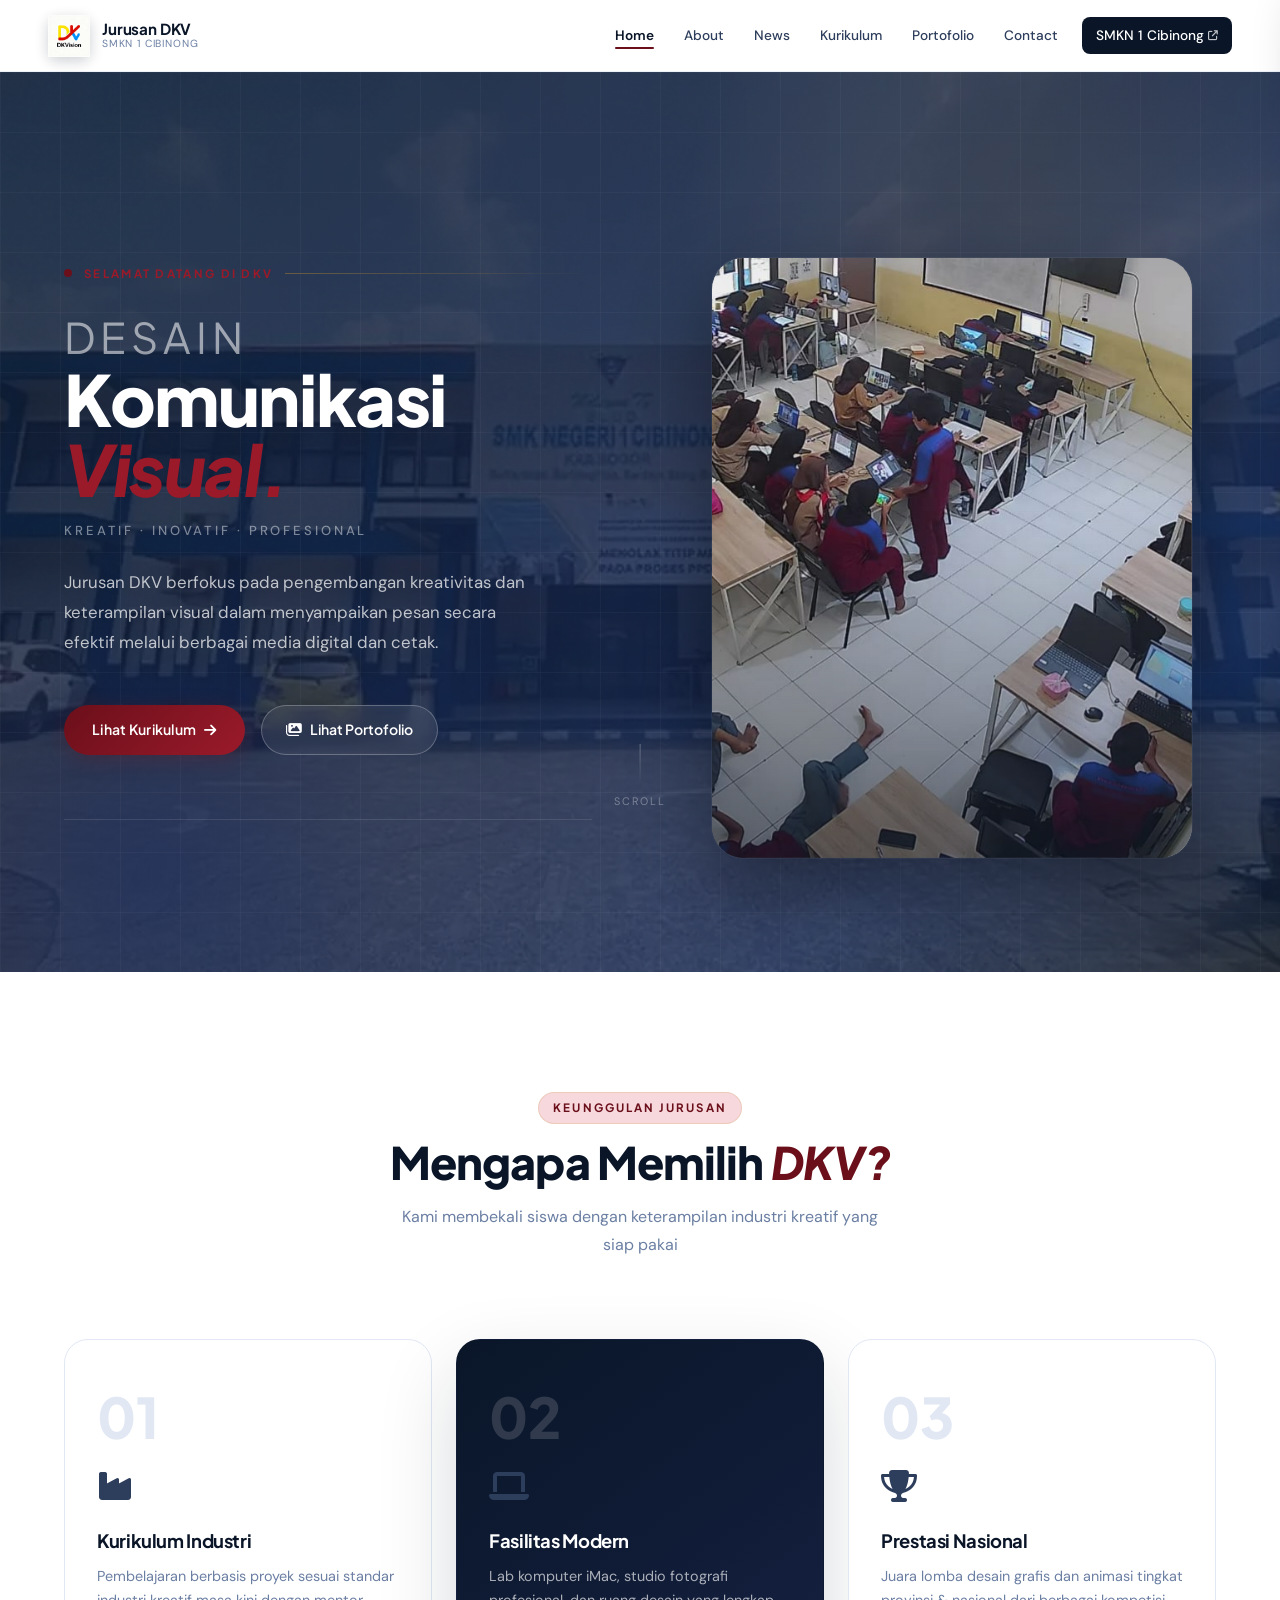
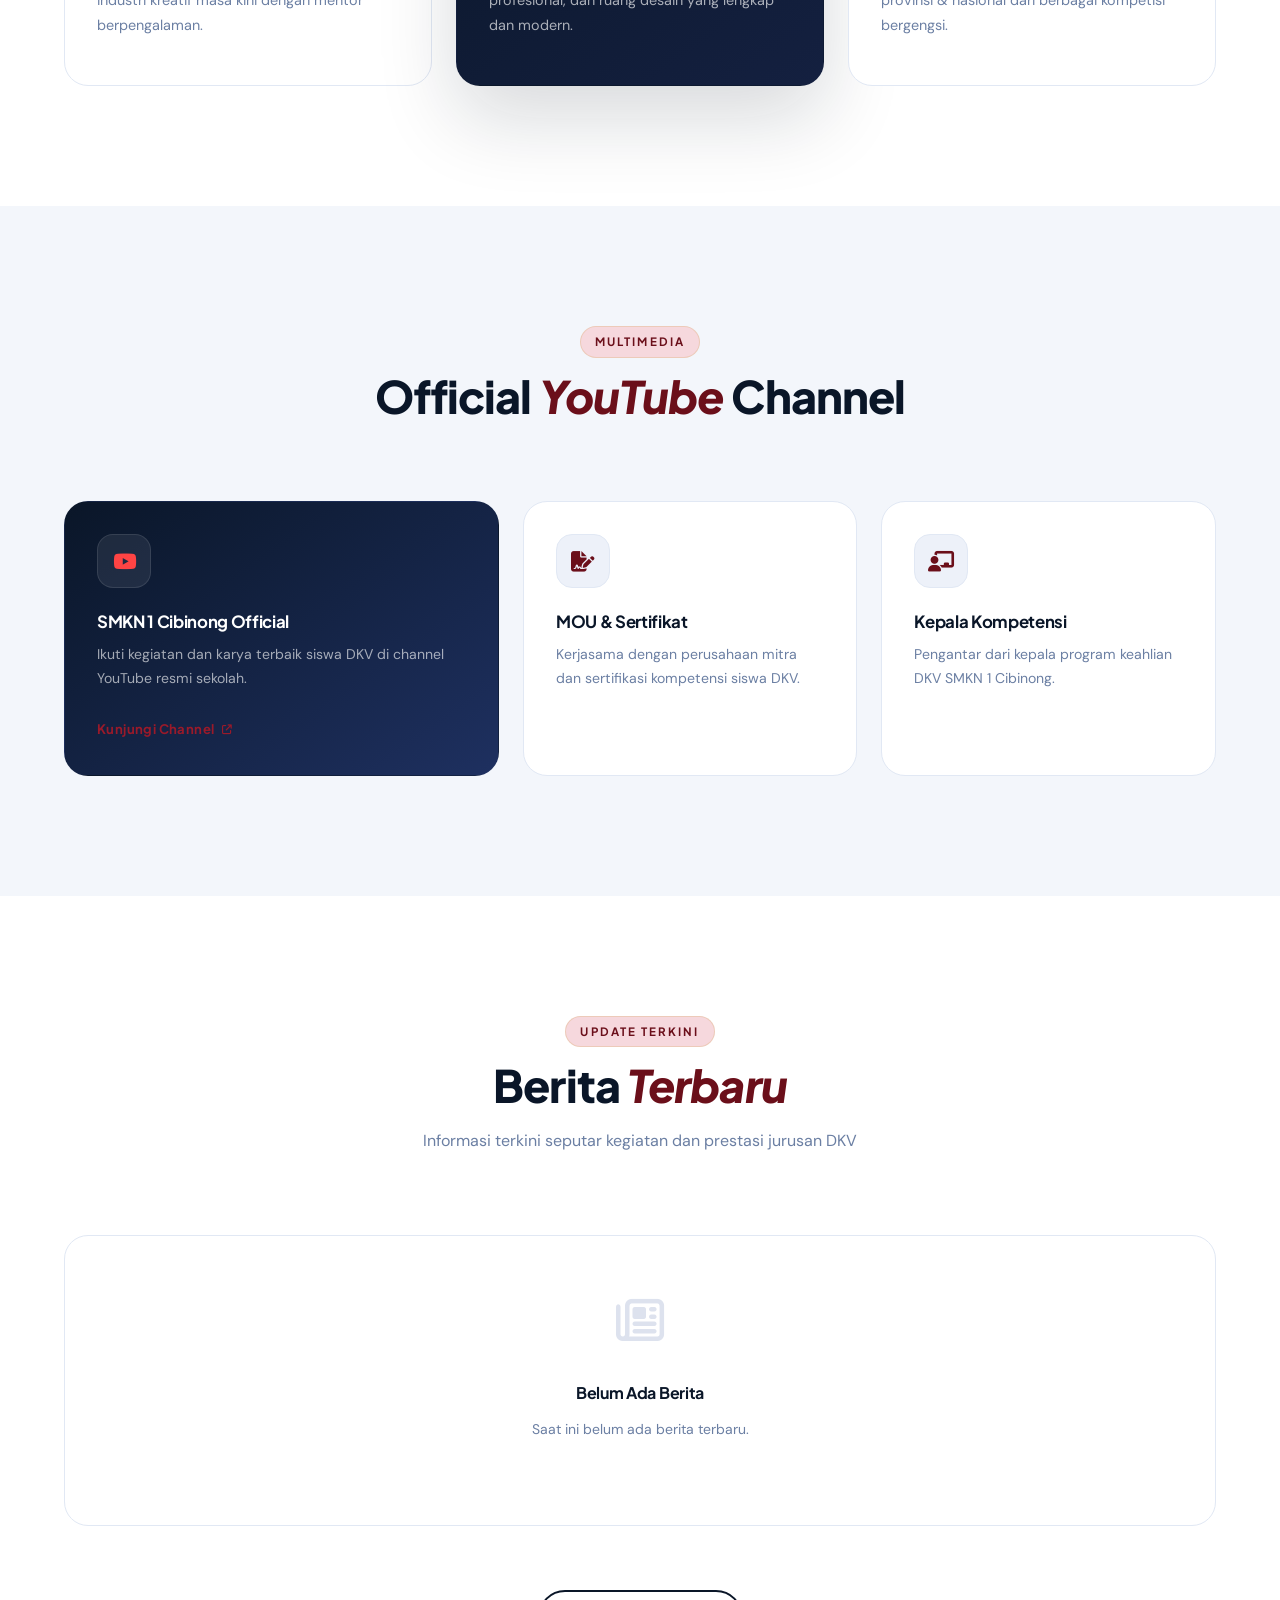
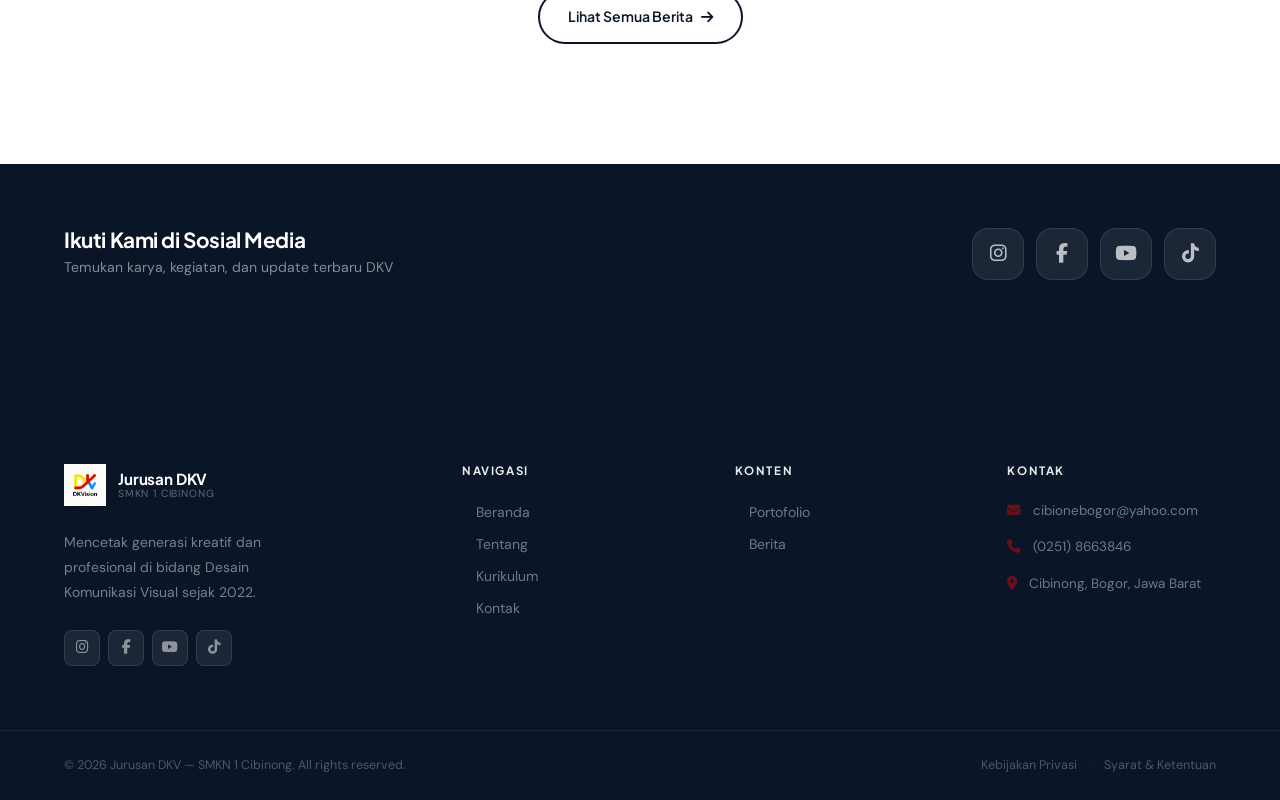
<file: Dkvisionweb/Dummy/user/index.html>
<!doctype html>
<html lang="id">
  <head><script src="dkv_site.js"></script>
  <meta charset="utf-8" />
  <meta name="viewport" content="width=device-width,initial-scale=1" />
  <link rel="icon" type="image/x-icon" href="../gambar/dkvisionlogo.jpeg" />
  <title>Jurusan DKV - Desain Komunikasi Visual</title>
  <link rel="stylesheet" href="styles.css">
  <link rel="preconnect" href="https://fonts.googleapis.com">
  <link rel="preconnect" href="https://fonts.gstatic.com" crossorigin>
  <link href="https://fonts.googleapis.com/css2?family=Plus+Jakarta+Sans:ital,wght@0,300;0,400;0,500;0,600;0,700;0,800;1,400;1,700&family=DM+Sans:ital,opsz,wght@0,9..40,300;0,9..40,400;0,9..40,500;0,9..40,600;1,9..40,400&display=swap" rel="stylesheet">
  <link rel="stylesheet" href="https://cdnjs.cloudflare.com/ajax/libs/font-awesome/6.5.1/css/all.min.css">
</head>
<body id="home-page"> 

  <!-- ===== HEADER ===== -->
  <header class="site-header" id="siteHeader">
    <div class="container">
      <a href="index.html" class="logo">
        <div class="logo-mark">
          <span><img src="../gambar/dkvisionlogo.jpeg" alt=""></span>
        </div>
        <div class="logo-text">
          <span class="logo-name">Jurusan DKV</span>
          <span class="logo-tagline">SMKN 1 Cibinong</span>
        </div>
      </a>

      <nav class="main-nav" id="mainNav">
        <a href="index.html" class="nav-link active">Home</a>
        <a href="about.html" class="nav-link">About</a>
        <a href="news.html" class="nav-link">News</a>
        <a href="curriculum.html" class="nav-link">Kurikulum</a>
        <a href="portfolio.html" class="nav-link">Portofolio</a>
        
        <a href="contact.html" class="nav-link">Contact</a>
        <a href="https://smkn1cibinong.sch.id" target="_blank" rel="noopener" class="nav-link nav-external">
          SMKN 1 Cibinong <i class="fa-solid fa-arrow-up-right-from-square fa-xs"></i>
        </a>
      </nav>

      <button class="hamburger" id="hamburger" aria-label="Toggle menu">
        <span></span><span></span><span></span>
      </button>
    </div>
  </header>

  <!-- Mobile Nav Drawer -->
  <div class="mobile-nav-overlay" id="mobileOverlay"></div>
  <nav class="mobile-nav" id="mobileNav">
    <div class="mobile-nav-header">
      <div class="logo">
        <div class="logo-mark"><span><img src="../gambar/dkvisionlogo.jpeg" alt=""></span></div>
        <div class="logo-text">
          <span class="logo-name">Jurusan DKV</span>
          <span class="logo-tagline">SMKN 1 Cibinong</span>
        </div>
      </div>
      <button class="mobile-nav-close" id="mobileClose">
        <i class="fa-solid fa-xmark"></i>
      </button>
    </div>
    <div class="mobile-nav-links">
      <a href="index.html" class="mobile-nav-link active"><i class="fa-solid fa-house"></i> Home</a>
      <a href="about.html" class="mobile-nav-link"><i class="fa-solid fa-circle-info"></i> About</a>
      <a href="news.html" class="mobile-nav-link"><i class="fa-solid fa-newspaper"></i> News</a>
      <a href="curriculum.html" class="mobile-nav-link"><i class="fa-solid fa-book-open"></i> Kurikulum</a>
      <a href="portfolio.html" class="mobile-nav-link"><i class="fa-solid fa-images"></i> Portofolio</a>
      
      <a href="contact.html" class="mobile-nav-link"><i class="fa-solid fa-envelope"></i> Contact</a>
      <a href="https://smkn1cibinong.sch.id" target="_blank" class="mobile-nav-link">
        <i class="fa-solid fa-school"></i> SMKN 1 Cibinong
      </a>
    </div>
    <div class="mobile-nav-social">
      <a href="https://www.instagram.com/smkn1cbn_official?utm_source=ig_web_button_share_sheet&igsh=ZDNlZDc0MzIxNw==" target="_blank" class="mobile-social-btn"><i class="fa-brands fa-instagram"></i></a>
      <a href="https://facebook.com/smkn1cibinong" target="_blank" class="mobile-social-btn"><i class="fa-brands fa-facebook"></i></a>
      <a href="https://youtube.com/@SMKN1Cibinong_Official" target="_blank" class="mobile-social-btn"><i class="fa-brands fa-youtube"></i></a>
      <a href="https://www.tiktok.com/@smkn1_cibinong?_r=1&_t=ZS-95xbpDz747N" target="_blank" class="mobile-social-btn"><i class="fa-brands fa-tiktok"></i></a>
    </div>
  </nav>

  

  <main>

    <!-- ===== HERO ===== -->
<section class="hero">
  <div class="hero-noise"></div>
  <div class="hero-grid-bg"></div>

  <!-- BACKGROUND SLIDESHOW (di belakang) - Durasi 5 detik -->
  <div class="background-slideshow">
    <div class="bg-slide active" style="background-image: url('../gambar/webpage.jpg');"></div>
    <div class="bg-slide" style="background-image: url('../gambar/dkvlab.jpg');"></div>
  </div>
  <div class="background-overlay"></div>

  <div class="container">
    <div class="hero-layout">

      <div class="hero-content" data-animate="fadeUp">
        <div class="hero-eyebrow">
          <span class="eyebrow-dot"></span>
          <span>Selamat Datang di DKV</span>
          <span class="eyebrow-line"></span>
        </div>

        <h1 class="hero-title">
          <span class="hero-title-main">Desain</span>
          <span class="hero-title-accent">Komunikasi</span>
          <span class="hero-title-bold">Visual.</span>
        </h1>

        <p class="hero-subtitle">
          Kreatif · Inovatif · Profesional
        </p>

        <p class="hero-desc">
          Jurusan DKV berfokus pada pengembangan kreativitas dan keterampilan visual
          dalam menyampaikan pesan secara efektif melalui berbagai media digital dan cetak.
        </p>

        <div class="hero-actions">
          <a href="curriculum.html" class="btn-primary">
            <span>Lihat Kurikulum</span>
            <i class="fa-solid fa-arrow-right"></i>
          </a>
          <a href="portfolio.html" class="btn-ghost">
            <i class="fa-solid fa-images"></i>
            <span>Lihat Portofolio</span>
          </a>
        </div>

        <div class="hero-stats">
          <!-- stat konten tetap sama -->
        </div>
      </div>

      <!-- HERO IMAGE SLIDESHOW (di dalam frame) - Durasi 7 detik -->
      <div class="hero-visual" data-animate="fadeIn">
  <div class="hero-img-frame">
    <div class="hero-img-inner">
      <div class="hero-img-slideshow">
        <img src="../gambar/dkvphoto.jpeg" alt="DKV Lab" class="hero-img-slide active" />
        <img src="../gambar/dkvstudent.jpeg" alt="DKV Student" class="hero-img-slide" />
      </div>
    </div>
   

    </div>
  </div>

  <div class="hero-scroll-hint">
    <div class="scroll-line"></div>
    <span>Scroll</span>
  </div>
</section>

    <!-- ===== KEUNGGULAN ===== -->
    <section class="section-keunggulan">
      <div class="container">
        <div class="section-header" data-animate="fadeUp">
          <div class="section-label">Keunggulan Jurusan</div>
          <h2 class="section-title">Mengapa Memilih <em>DKV?</em></h2>
          <p class="section-desc">Kami membekali siswa dengan keterampilan industri kreatif yang siap pakai</p>
        </div>

        <div class="keunggulan-grid">
          <article class="keunggulan-card" data-animate="fadeUp" data-delay="0">
            <div class="keunggulan-card-num">01</div>
            <div class="keunggulan-icon"><i class="fa-solid fa-industry"></i></div>
            <h3>Kurikulum Industri</h3>
            <p>Pembelajaran berbasis proyek sesuai standar industri kreatif masa kini dengan mentor berpengalaman.</p>
            
          </article>

          <article class="keunggulan-card featured" data-animate="fadeUp" data-delay="100">
            <div class="keunggulan-card-num">02</div>
            <div class="keunggulan-icon"><i class="fa-solid fa-laptop"></i></div>
            <h3>Fasilitas Modern</h3>
            <p>Lab komputer iMac, studio fotografi profesional, dan ruang desain yang lengkap dan modern.</p>
            
          </article>

          <article class="keunggulan-card" data-animate="fadeUp" data-delay="200">
            <div class="keunggulan-card-num">03</div>
            <div class="keunggulan-icon"><i class="fa-solid fa-trophy"></i></div>
            <h3>Prestasi Nasional</h3>
            <p>Juara lomba desain grafis dan animasi tingkat provinsi & nasional dari berbagai kompetisi bergengsi.</p>
            
          </article>
        </div>
      </div>
    </section>

    <!-- ===== MULTIMEDIA ===== -->
    <section class="section-multimedia">
      <div class="container">
        <div class="section-header" data-animate="fadeUp">
          <div class="section-label">Multimedia</div>
          <h2 class="section-title">Official <em>YouTube</em> Channel</h2>
        </div>

        <div class="multimedia-grid">
          <article class="media-card primary-media" data-animate="fadeUp">
            <div class="media-card-icon">
              <i class="fa-brands fa-youtube"></i>
            </div>
            <h3>SMKN 1 Cibinong Official</h3>
            <p>Ikuti kegiatan dan karya terbaik siswa DKV di channel YouTube resmi sekolah.</p>
            <a href="https://www.youtube.com/@SMKN1Cibinong_Official" target="_blank" class="media-card-btn">
              Kunjungi Channel <i class="fa-solid fa-arrow-up-right-from-square fa-xs"></i>
            </a>
          </article>

          <article class="media-card" data-animate="fadeUp" data-delay="100">
            <div class="media-card-icon">
              <i class="fa-solid fa-file-signature"></i>
            </div>
            <h3>MOU & Sertifikat</h3>
            <p>Kerjasama dengan perusahaan mitra dan sertifikasi kompetensi siswa DKV.</p>
          </article>

          <article class="media-card" data-animate="fadeUp" data-delay="200">
            <div class="media-card-icon">
              <i class="fa-solid fa-chalkboard-teacher"></i>
            </div>
            <h3>Kepala Kompetensi</h3>
            <p>Pengantar dari kepala program keahlian DKV SMKN 1 Cibinong.</p>
          </article>
        </div>
      </div>
    </section>

    <!-- ===== BERITA TERBARU ===== -->
    <section class="section-news">
      <div class="container">
        <div class="section-header" data-animate="fadeUp">
          <div class="section-label">Update Terkini</div>
          <h2 class="section-title">Berita <em>Terbaru</em></h2>
          <p class="section-desc">Informasi terkini seputar kegiatan dan prestasi jurusan DKV</p>
        </div>
        <div id="newsList" class="news-grid">
  <!-- Berita akan ditampilkan di sini secara horizontal -->
</div>
<div class="news-cta" data-animate="fadeUp">
  <a href="news.html" class="btn-outline-dark">
    Lihat Semua Berita <i class="fa-solid fa-arrow-right"></i>
  </a>
</div>
      </div>
    </section>

    <!-- ===== SOSIAL MEDIA STRIP ===== -->
    <section class="section-social">
      <div class="container">
        <div class="social-strip" data-animate="fadeUp">
          <div class="social-strip-text">
            <h3>Ikuti Kami di Sosial Media</h3>
            <p>Temukan karya, kegiatan, dan update terbaru DKV</p>
          </div>
          <div class="social-icons-row">
            <a href="https://www.instagram.com/smkn1cbn_official?utm_source=ig_web_button_share_sheet&igsh=ZDNlZDc0MzIxNw==" target="_blank" class="social-icon-btn instagram" data-tooltip="Instagram">
              <i class="fa-brands fa-instagram"></i>
            </a>
            <a href="https://facebook.com/smkn1cibinong" target="_blank" class="social-icon-btn facebook" data-tooltip="Facebook">
              <i class="fa-brands fa-facebook-f"></i>
            </a>
            <a href="https://youtube.com/@SMKN1Cibinong_Official" target="_blank" class="social-icon-btn youtube" data-tooltip="YouTube">
              <i class="fa-brands fa-youtube"></i>
            </a>
            <a href="https://www.tiktok.com/@smkn1_cibinong?_r=1&_t=ZS-95xbpDz747N" target="_blank" class="social-icon-btn tiktok" data-tooltip="TikTok">
              <i class="fa-brands fa-tiktok"></i>
            </a>
          </div>
        </div>
      </div>
    </section>

  </main>

  <!-- ===== FOOTER ===== -->
  <footer class="site-footer">
    <div class="footer-top">
      <div class="container">
        <div class="footer-grid">
          <div class="footer-brand">
            <div class="logo">
              <div class="logo-mark"><span><img src="../gambar/dkvisionlogo.jpeg" alt=""></span></div>
              <div class="logo-text">
                <span class="logo-name">Jurusan DKV</span>
                <span class="logo-tagline">SMKN 1 Cibinong</span>
              </div>
            </div>
            <p class="footer-brand-desc">
              Mencetak generasi kreatif dan profesional di bidang Desain Komunikasi Visual sejak 2022.
            </p>
            <div class="footer-socials">
              <a href="https://www.instagram.com/smkn1cbn_official?utm_source=ig_web_button_share_sheet&igsh=ZDNlZDc0MzIxNw==" target="_blank" class="footer-social" aria-label="Instagram">
                <i class="fa-brands fa-instagram"></i>
              </a>
              <a href="https://facebook.com/smkn1cibinong" target="_blank" class="footer-social" aria-label="Facebook">
                <i class="fa-brands fa-facebook-f"></i>
              </a>
              <a href="https://youtube.com/@SMKN1Cibinong_Official" target="_blank" class="footer-social" aria-label="YouTube">
                <i class="fa-brands fa-youtube"></i>
              </a>
              <a href="https://www.tiktok.com/@smkn1_cibinong?_r=1&_t=ZS-95xbpDz747N" target="_blank" class="footer-social" aria-label="TikTok">
                <i class="fa-brands fa-tiktok"></i>
              </a>
            </div>
          </div>

          <div class="footer-col">
            <h4 class="footer-col-title">Navigasi</h4>
            <div class="footer-links">
              <a href="index.html"><i class="fa-solid fa-chevron-right fa-xs"></i> Beranda</a>
              <a href="about.html"><i class="fa-solid fa-chevron-right fa-xs"></i> Tentang</a>
              <a href="curriculum.html"><i class="fa-solid fa-chevron-right fa-xs"></i> Kurikulum</a>
              <a href="contact.html"><i class="fa-solid fa-chevron-right fa-xs"></i> Kontak</a>
            </div>
          </div>

          <div class="footer-col">
            <h4 class="footer-col-title">Konten</h4>
            <div class="footer-links">
              <a href="portfolio.html"><i class="fa-solid fa-chevron-right fa-xs"></i> Portofolio</a>
              
              <a href="news.html"><i class="fa-solid fa-chevron-right fa-xs"></i> Berita</a>
            </div>
          </div>

          <div class="footer-col">
            <h4 class="footer-col-title">Kontak</h4>
            <div class="footer-contact-items">
              <div class="footer-contact-item">
                <i class="fa-solid fa-envelope"></i>
                <a href="mailto:cibionebogor@yahoo.com">cibionebogor@yahoo.com</a>
              </div>
              <div class="footer-contact-item">
                <i class="fa-solid fa-phone"></i>
                <a href="tel:+622518663846">(0251) 8663846</a>
              </div>
              <div class="footer-contact-item">
                <i class="fa-solid fa-location-dot"></i>
                <span>Cibinong, Bogor, Jawa Barat</span>
              </div>
            </div>
          </div>
        </div>
      </div>
    </div>

    <div class="footer-bottom">
      <div class="container">
        <small>&copy; 2026 Jurusan DKV — SMKN 1 Cibinong. All rights reserved.</small>
        <div class="footer-bottom-links">
          <a href="#">Kebijakan Privasi</a>
          <span class="footer-dot">·</span>
          <a href="#">Syarat & Ketentuan</a>
        </div>
      </div>
    </div>
  </footer>

  <!-- ===== MODALS (UNCHANGED) ===== -->
  <div id="loginModal" class="modal" style="display:none">
    <div class="modal-content">
      <div class="modal-header">
        <h3 class="modal-title">Admin Login</h3>
        <button class="modal-close" onclick="document.getElementById('loginModal').style.display='none'">
          <i class="fa-solid fa-xmark"></i>
        </button>
      </div>
      <label>Username <input id="username" type="text" /></label>
      <label>Password <input id="password" type="password" /></label>
      <div class="modal-actions">
        <button id="doLogin" class="btn-primary"><span>Login</span></button>
        <button id="closeModal" class="btn-outline">Batal</button>
      </div>
    </div>
  </div>

  <div id="itemModal" class="modal" style="display:none">
    <div class="modal-content">
      <div class="modal-header">
        <h3 id="itemModalTitle" class="modal-title">Tambah Item</h3>
        <button class="modal-close" onclick="document.getElementById('itemModal').style.display='none'">
          <i class="fa-solid fa-xmark"></i>
        </button>
      </div>
      <form id="itemForm">
        <label>Judul / Nama <input id="itemTitle" type="text" required /></label>
        <label>Deskripsi <textarea id="itemDesc" rows="3"></textarea></label>
        <label>Image URL <input id="itemImage" type="url" placeholder="https://..." /></label>
        <label>Video URL <input id="itemVideo" type="url" placeholder="https://www.youtube.com/watch?v=..." /></label>
        <div id="itemPreview" style="margin-top:8px;"></div>
        <div class="modal-actions">
          <button type="button" id="itemCancel" class="btn-outline">Batal</button>
          <button type="submit" id="itemSubmit" class="btn-primary"><span>Simpan</span></button>
        </div>
      </form>
    </div>
  </div>

  <script src="../app.js"></script>
  <script>
  /* ═══════════════════════════════════════════════════════════
     OVERRIDE renderNews dari app.js agar tidak override tampilan kita.
     Harus langsung setelah app.js di-load.
  ═══════════════════════════════════════════════════════════ */

  (function() {
    // Fungsi render baru bergaya product-card
    function renderNewsIndex() {
      const newsContainer = document.getElementById('newsList');
      if (!newsContainer) return;

      // Ambil data dari berbagai key yang mungkin dipakai
      let newsData = [];
      const priorityKeys = ['dkv_news', 'dkv_news_data', 'news', 'newsItems', 'dkvNews'];
      for (const key of priorityKeys) {
        try {
          const stored = localStorage.getItem(key);
          if (!stored) continue;
          const parsed = JSON.parse(stored);
          const arr = Array.isArray(parsed) ? parsed
                    : (parsed.items && Array.isArray(parsed.items)) ? parsed.items
                    : (parsed.news  && Array.isArray(parsed.news))  ? parsed.news
                    : [];
          if (arr.length > 0) { newsData = arr; break; }
        } catch(e) {}
      }

      const latestNews = [...newsData]
        .filter(item => item.title && item.title.trim())
        .sort((a, b) => new Date(b.date || 0) - new Date(a.date || 0))
        .slice(0, 3);

      if (latestNews.length === 0) {
        newsContainer.innerHTML = `
          <div style="grid-column:1/-1;text-align:center;padding:60px 40px;">
            <i class="fa-regular fa-newspaper" style="font-size:3rem;color:#DDE2EE;display:block;margin-bottom:16px;"></i>
            <h3 style="font-family:'Plus Jakarta Sans',sans-serif;color:#0A1628;margin-bottom:8px;">Belum Ada Berita</h3>
            <p style="color:#6B7FA3;font-size:.875rem;">Saat ini belum ada berita terbaru.</p>
          </div>`;
        return;
      }

      const fmt = (d) => {
        if (!d) return '';
        try { return new Date(d).toLocaleDateString('id-ID',{day:'numeric',month:'long',year:'numeric'}); } catch(e) { return d; }
      };
      const esc = (s) => s ? s.replace(/&/g,'&amp;').replace(/</g,'&lt;').replace(/>/g,'&gt;') : '';
      const img = (p) => {
        if (!p || !p.trim()) return '';
        return p;
      };

      newsContainer.innerHTML = latestNews.map((item, i) => {
        const src = img(item.image);
        const rawText = item.excerpt || item.desc || item.content || '';
        const excerpt = esc(rawText.substring(0, 120) + (rawText.length > 120 ? '...' : ''));
        const mediaHtml = src
          ? `<img src="${esc(src)}" alt="${esc(item.title)}" loading="lazy" style="width:100%;height:100%;object-fit:cover;display:block;transition:transform .42s ease;" onerror="this.parentElement.innerHTML='<div style=\\'width:100%;height:100%;display:flex;align-items:center;justify-content:center;background:linear-gradient(145deg,#0A1628,#142040);color:rgba(255,255,255,.18);font-size:2.5rem;\\'><i class=\\'fa-solid fa-newspaper\\'></i></div>'">`
          : `<div style="width:100%;height:100%;display:flex;align-items:center;justify-content:center;background:linear-gradient(145deg,#0A1628,#142040);color:rgba(255,255,255,.18);font-size:2.5rem;"><i class="fa-solid fa-newspaper"></i></div>`;
        return `
        <article class="dkv-nc" style="animation:dkvFadeUp .5s ${i*.1}s ease both;">
          <div class="dkv-nc-media">${mediaHtml}</div>
          <div class="dkv-nc-body">
            <h3 class="dkv-nc-title">${esc(item.title)}</h3>
            <p class="dkv-nc-excerpt">${excerpt}</p>
          </div>
          <div class="dkv-nc-footer">
            <span class="dkv-nc-date"><i class="fa-solid fa-calendar"></i> ${fmt(item.date)}</span>
          </div>
        </article>`;
      }).join('');

      // Hover effect untuk gambar
      newsContainer.querySelectorAll('.dkv-nc').forEach(card => {
        const mediaEl = card.querySelector('.dkv-nc-media img');
        if (!mediaEl) return;
        card.addEventListener('mouseenter', () => { mediaEl.style.transform = 'scale(1.06)'; });
        card.addEventListener('mouseleave', () => { mediaEl.style.transform = 'scale(1)'; });
      });
    }

    // Override window.renderNews agar app.js & dkv_site.js pakai fungsi kita
    window.renderNews = renderNewsIndex;

    // Jalankan segera dan saat data berubah
    document.addEventListener('DOMContentLoaded', () => {
      renderNewsIndex();
      setTimeout(renderNewsIndex, 400);
      setTimeout(renderNewsIndex, 1200);
      setTimeout(renderNewsIndex, 3000);
    });
    window.addEventListener('storage', renderNewsIndex);
  })();
  </script>
  <style>
  /* ── INDEX NEWS GRID & CARD (class khusus, bebas konflik styles.css) ── */
  #newsList.dkv-news-grid,
  .dkv-news-grid {
    display: grid !important;
    grid-template-columns: repeat(3,1fr) !important;
    gap: 24px !important;
    width: 100% !important;
    margin-bottom: 0 !important;
  }
  .dkv-nc {
    background: #fff;
    border: 1.5px solid #E1E8F4;
    border-radius: 22px;
    overflow: hidden;
    display: flex !important;
    flex-direction: column !important;
    position: relative;
    transition: transform .28s ease, box-shadow .28s ease, border-color .28s ease;
    cursor: pointer;
    padding: 0 !important;
    height: auto !important;
    list-style: none;
  }
  .dkv-nc:hover { transform: translateY(-8px) !important; box-shadow: 0 16px 56px rgba(10,22,40,.18) !important; border-color: rgba(200,146,42,.25) !important; }
  .dkv-nc::before {
    content:''; position:absolute; top:0; left:0; right:0; height:3px;
    background:linear-gradient(90deg,#6B0F1A,#9A1A2A);
    transform:scaleX(0); transform-origin:left;
    transition:transform .28s ease; z-index:2;
  }
  .dkv-nc:hover::before { transform:scaleX(1); }
  .dkv-nc-media {
    position:relative; aspect-ratio:16/10;
    overflow:hidden; background:#0A1628; flex-shrink:0;
    width:100% !important; height:auto !important;
  }
  .dkv-nc-body {
    padding:20px 24px !important;
    flex:1; display:flex; flex-direction:column; gap:8px;
  }
  .dkv-nc-title {
    font-family:'Plus Jakarta Sans',sans-serif !important;
    font-size:1.05rem !important; font-weight:700 !important;
    color:#0A1628 !important; line-height:1.3 !important;
    letter-spacing:-.01em; margin:0 !important; padding:0 !important;
    display:-webkit-box !important; -webkit-line-clamp:2 !important;
    -webkit-box-orient:vertical !important; overflow:hidden !important;
  }
  .dkv-nc-excerpt {
    font-family:'DM Sans',sans-serif !important;
    font-size:.875rem !important; color:#6B7FA3 !important;
    line-height:1.65; flex:1; margin:0 !important; padding:0 !important;
    display:-webkit-box !important; -webkit-line-clamp:3 !important;
    -webkit-box-orient:vertical !important; overflow:hidden !important;
  }
  .dkv-nc-footer {
    display:flex !important; align-items:center !important;
    padding:12px 24px !important; border-top:1px solid #E1E8F4 !important;
  }
  .dkv-nc-date {
    display:inline-flex; align-items:center; gap:5px;
    font-size:.72rem; font-weight:600; color:#6B7FA3;
    font-family:'DM Sans',sans-serif;
  }
  .dkv-nc-date i { color:#6B0F1A; font-size:.68rem; }
  @keyframes dkvFadeUp {
    from { opacity:0; transform:translateY(20px); }
    to   { opacity:1; transform:translateY(0); }
  }
  @media (max-width:900px)  { .dkv-news-grid { grid-template-columns:repeat(2,1fr) !important; } }
  @media (max-width:580px)  { .dkv-news-grid { grid-template-columns:1fr !important; } }
  </style>
  <script>
    // ===== NAVBAR SCROLL EFFECT =====
    const header = document.getElementById('siteHeader');
    window.addEventListener('scroll', () => {
      header.classList.toggle('scrolled', window.scrollY > 40);
    });

    // ===== DUAL SLIDESHOW =====
(function() {
  function initSlideshows() {
    // 1. BACKGROUND SLIDESHOW (5 detik)
    const bgSlides = document.querySelectorAll('.bg-slide');
    if (bgSlides.length > 0) {
      let bgCurrent = 0;
      setInterval(() => {
        bgSlides[bgCurrent].classList.remove('active');
        bgCurrent = (bgCurrent + 1) % bgSlides.length;
        bgSlides[bgCurrent].classList.add('active');
      }, 5000);
    }

    // 2. HERO IMAGE SLIDESHOW (7 detik) — crossfade mulus tanpa ghosting
    const heroSlides = document.querySelectorAll('.hero-img-slide');
    if (heroSlides.length > 0) {
      // Pastikan slide pertama visible dan ada di atas
      heroSlides[0].style.zIndex = '2';
      heroSlides[0].classList.add('active');

      let heroCurrent = 0;
      const TRANSITION_DURATION = 1200; // harus cocok dengan CSS transition (1.2s)

      setInterval(() => {
        const prev = heroCurrent;
        heroCurrent = (heroCurrent + 1) % heroSlides.length;

        // Slide baru muncul di atas (z-index 3), slide lama di bawah (z-index 2)
        heroSlides[heroCurrent].style.zIndex = '3';
        heroSlides[heroCurrent].classList.add('active'); // fade in

        // Setelah transisi selesai, sembunyikan slide lama
        setTimeout(() => {
          heroSlides[prev].classList.remove('active'); // fade out
          heroSlides[prev].style.zIndex = '1';
          heroSlides[heroCurrent].style.zIndex = '2';
        }, TRANSITION_DURATION);

      }, 7000);
    }
  }

  if (document.readyState === 'loading') {
    document.addEventListener('DOMContentLoaded', initSlideshows);
  } else {
    initSlideshows();
  }
})();

    // ===== HAMBURGER MENU =====
    const hamburger = document.getElementById('hamburger');
    const mobileNav = document.getElementById('mobileNav');
    const mobileOverlay = document.getElementById('mobileOverlay');
    const mobileClose = document.getElementById('mobileClose');

    function openMobileNav() {
      mobileNav.classList.add('open');
      mobileOverlay.classList.add('open');
      hamburger.classList.add('active');
      document.body.style.overflow = 'hidden';
    }
    function closeMobileNav() {
      mobileNav.classList.remove('open');
      mobileOverlay.classList.remove('open');
      hamburger.classList.remove('active');
      document.body.style.overflow = '';
    }

    hamburger.addEventListener('click', openMobileNav);
    mobileClose.addEventListener('click', closeMobileNav);
    mobileOverlay.addEventListener('click', closeMobileNav);

    // ===== SCROLL REVEAL ANIMATIONS =====
    const animEls = document.querySelectorAll('[data-animate]');
    if ('IntersectionObserver' in window) {
      const observer = new IntersectionObserver((entries) => {
        entries.forEach(entry => {
          if (entry.isIntersecting) {
            const el = entry.target;
            const delay = el.dataset.delay || 0;
            setTimeout(() => el.classList.add('animated'), parseInt(delay));
            observer.unobserve(el);
          }
        });
      }, { threshold: 0.12 });
      animEls.forEach(el => observer.observe(el));
    } else {
      animEls.forEach(el => el.classList.add('animated'));
    }

    // ===== COUNTER ANIMATION =====
    function animateCounters() {
      document.querySelectorAll('.stat-num').forEach(el => {
        const text = el.textContent;
        const num = parseInt(text);
        if (isNaN(num)) return;
        const suffix = text.replace(/[0-9]/g, '');
        let start = 0;
        const step = Math.ceil(num / 40);
        const timer = setInterval(() => {
          start = Math.min(start + step, num);
          el.innerHTML = start + '<span>' + suffix.trim() + '</span>';
          if (start >= num) clearInterval(timer);
        }, 30);
      });
    }
    setTimeout(animateCounters, 800);

    // ===== UPDATE GURU COUNT =====
    function updateGuruCount() {
      const GURU_KEY = 'dkv_guru_data';
      const data = localStorage.getItem(GURU_KEY);
      let guruCount = 0;
      if (data) {
        try {
          const guru = JSON.parse(data);
          guruCount = Array.isArray(guru) ? guru.length : 0;
        } catch(e) {
          guruCount = 0;
        }
      }
      const guruEl = document.getElementById('guruCount');
      if (guruEl) {
        guruEl.innerHTML = guruCount + '<span>+</span>';
      }
    }
    updateGuruCount();


    function renderNewsOnIndex() {
  const newsContainer = document.getElementById('newsList');
  if (!newsContainer) return;
  
  // Tampilkan loading terlebih dahulu
  newsContainer.innerHTML = `
    <div class="news-loading">
      <div class="spinner"></div>
    </div>
  `;
  
  // Coba ambil data dari localStorage
  let newsData = [];
  
  // Prioritas key yang digunakan (sama dengan yang disimpan app.js dan news.html)
  const priorityKeys = ['dkv_news', 'dkv_news_data', 'news', 'newsItems', 'dkvNews'];
  
  for (const key of priorityKeys) {
    const stored = localStorage.getItem(key);
    if (stored) {
      try {
        const parsed = JSON.parse(stored);
        if (Array.isArray(parsed) && parsed.length > 0) {
          newsData = parsed;
          console.log(`Loaded ${newsData.length} news from key: ${key}`);
          break;
        } else if (parsed.items && Array.isArray(parsed.items) && parsed.items.length > 0) {
          newsData = parsed.items;
          console.log(`Loaded ${newsData.length} news from key: ${key}.items`);
          break;
        } else if (parsed.news && Array.isArray(parsed.news) && parsed.news.length > 0) {
          newsData = parsed.news;
          console.log(`Loaded ${newsData.length} news from key: ${key}.news`);
          break;
        }
      } catch(e) {
        console.warn(`Failed to parse ${key}:`, e);
      }
    }
  }
  
  // Jika masih kosong, coba cek ghost element dari app.js
  if (newsData.length === 0) {
    const ghostList = document.getElementById('newsList');
    if (ghostList && ghostList !== newsContainer) {
      const ghostItems = ghostList.querySelectorAll('[data-id], article, .news-card, .item-card');
      if (ghostItems.length > 0) {
        ghostItems.forEach(el => {
          newsData.push({
            id: el.dataset.id || Date.now(),
            title: el.querySelector('h2, h3, h4, .title')?.textContent || el.dataset.title || 'Berita DKV',
            desc: el.querySelector('p, .desc, .excerpt')?.textContent || '',
            excerpt: el.querySelector('p, .desc, .excerpt')?.textContent?.substring(0, 150) || '',
            category: el.dataset.category || el.dataset.cat || 'info',
            date: el.dataset.date || new Date().toISOString(),
            image: el.querySelector('img')?.src || ''
          });
        });
      }
    }
  }

  
  // Urutkan berdasarkan tanggal terbaru dan ambil 3 berita
  const latestNews = [...newsData]
    .filter(item => item.title && item.title.trim() !== '')
    .sort((a, b) => new Date(b.date || 0) - new Date(a.date || 0))
    .slice(0, 3);
  
  // TAMPILKAN EMPTY STATE JIKA TIDAK ADA BERITA
  if (latestNews.length === 0) {
    newsContainer.innerHTML = `
      <div class="news-empty">
        <div class="news-empty-icon">
          <i class="fa-regular fa-newspaper fa-3x"></i>
        </div>
        <h3>Belum Ada Berita</h3>
        <p>Saat ini belum ada berita terbaru. Silakan cek kembali nanti.</p>
        <a href="news.html" style="display: inline-block; margin-top: 20px; padding: 10px 24px; background: #c8922a; color: white; border-radius: 30px; text-decoration: none;">
          <i class="fa-solid fa-arrow-right"></i> Kunjungi Halaman Berita
        </a>
      </div>
    `;
    return;
  }
  
  // Helper functions
  const formatDate = (dateString) => {
    if (!dateString) return 'Belum ditentukan';
    try {
      const options = { year: 'numeric', month: 'long', day: 'numeric' };
      return new Date(dateString).toLocaleDateString('id-ID', options);
    } catch {
      return dateString;
    }
  };
  
  const getCategoryLabel = (category) => {
    const labels = {
      kegiatan: 'Kegiatan',
      prestasi: 'Prestasi',
      info: 'Informasi',
      berita: 'Berita'
    };
    return labels[category?.toLowerCase()] || 'Berita';
  };
  
  const getCategoryIcon = (category) => {
    const icons = {
      kegiatan: 'fa-calendar-day',
      prestasi: 'fa-trophy',
      info: 'fa-circle-info'
    };
    return icons[category?.toLowerCase()] || 'fa-newspaper';
  };
  
  const getImageSrc = (imagePath) => {
    if (!imagePath) return 'https://placehold.co/600x400/667eea/white?text=DKV+News';
    if (imagePath.startsWith('http')) return imagePath;
    if (imagePath.startsWith('../')) return imagePath;
    if (imagePath.startsWith('gambar/')) return imagePath;
    return imagePath;
  };
  
  const escapeHtml = (str) => {
    if (!str) return '';
    return str.replace(/[&<>]/g, function(m) {
      if (m === '&') return '&amp;';
      if (m === '<') return '&lt;';
      if (m === '>') return '&gt;';
      return m;
    });
  };
  
  // Render 3 berita horizontal
  newsContainer.innerHTML = latestNews.map(item => `
    <article class="news-card" style="animation: fadeInUp 0.5s ease forwards; opacity: 0;">
      <img 
        src="${getImageSrc(item.image)}" 
        alt="${escapeHtml(item.title)}" 
        class="news-card-image"
        onerror="this.src='https://placehold.co/600x400/667eea/white?text=DKV+News'"
      >
      <div class="news-card-content">
        <div class="news-card-category">
          <i class="fa-solid ${getCategoryIcon(item.category)}"></i>
          ${getCategoryLabel(item.category)}
        </div>
        <div class="news-card-date">
          <i class="fa-regular fa-calendar"></i>
          ${formatDate(item.date)}
        </div>
        <h3 class="news-card-title">${escapeHtml(item.title)}</h3>
        <p class="news-card-excerpt">${escapeHtml((item.excerpt || item.desc || item.content || '').substring(0, 120))}${((item.excerpt || item.desc || item.content || '')).length > 120 ? '...' : ''}</p>
        <a href="news.html" class="news-card-link">
          Baca Selengkapnya <i class="fa-solid fa-arrow-right"></i>
        </a>
      </div>
    </article>
  `).join('');
}

// Jalankan saat halaman dimuat
document.addEventListener('DOMContentLoaded', () => {
  // Beri sedikit delay untuk memastikan localStorage dari news.html sudah terbaca
  setTimeout(renderNewsOnIndex, 300);
  renderNewsOnIndex();
  
  // Observer untuk mendeteksi perubahan localStorage
  window.addEventListener('storage', (e) => {
    if (e.key === 'dkv_news_data' || e.key === 'news' || e.key === 'newsItems') {
      console.log('Storage changed, re-rendering news...');
      renderNewsOnIndex();
    }
  });
});

// Cek setiap 2 detik apakah ada data baru (fallback)
setInterval(() => {
  const hasData = localStorage.getItem('dkv_news_data') || localStorage.getItem('news');
  if (hasData) {
    renderNewsOnIndex();
  }
}, 3000);


    // Untuk menyimpan data berita ke localStorage dengan key yang konsisten
function syncNewsToLocalStorage() {
  // Ambil data berita dari DOM yang sudah dirender
  const newsContainer = document.getElementById('newsContainer');
  if (!newsContainer) return;
  
  // Ekstrak data berita dari card yang ada
  const newsCards = newsContainer.querySelectorAll('.news-card, .news-card-featured, .news-card-mini');
  if (newsCards.length === 0) return;
  
  const newsData = [];
  newsCards.forEach(card => {
    // Cari judul
    let title = '';
    let desc = '';
    let category = '';
    let date = '';
    let image = '';
    
    // Featured card
    if (card.classList.contains('news-card-featured')) {
      const titleEl = card.querySelector('.news-featured-title');
      const descEl = card.querySelector('.news-featured-excerpt');
      const catEl = card.querySelector('.news-featured-badge');
      const dateEl = card.querySelector('.news-meta-item');
      const imgEl = card.querySelector('.news-featured-media img');
      title = titleEl ? titleEl.textContent : '';
      desc = descEl ? descEl.textContent : '';
      category = catEl ? catEl.textContent.trim().toLowerCase().replace(/[^a-z]/g, '') : 'info';
      date = dateEl ? dateEl.textContent.replace(/[^0-9]/g, '').trim() : new Date().toISOString();
      image = imgEl ? imgEl.src : '';
    }
    // Mini card
    else if (card.classList.contains('news-card-mini')) {
      const titleEl = card.querySelector('.news-mini-title');
      const descEl = card.querySelector('.news-mini-body');
      const catEl = card.querySelector('.news-mini-badge-img');
      const dateEl = card.querySelector('.news-mini-date');
      const imgEl = card.querySelector('.news-mini-media img');
      title = titleEl ? titleEl.textContent : '';
      desc = descEl ? descEl.textContent : '';
      category = catEl ? catEl.textContent.trim().toLowerCase().replace(/[^a-z]/g, '') : 'info';
      date = dateEl ? dateEl.textContent.replace(/[^0-9]/g, '').trim() : new Date().toISOString();
      image = imgEl ? imgEl.src : '';
    }
    // Regular card
    else if (card.classList.contains('news-card')) {
      const titleEl = card.querySelector('.news-card-title');
      const descEl = card.querySelector('.news-card-excerpt');
      const catEl = card.querySelector('.news-card-badge, .news-card-category');
      const dateEl = card.querySelector('.news-card-date');
      const imgEl = card.querySelector('.news-card-media img');
      title = titleEl ? titleEl.textContent : '';
      desc = descEl ? descEl.textContent : '';
      category = catEl ? catEl.textContent.trim().toLowerCase().replace(/[^a-z]/g, '') : 'info';
      date = dateEl ? dateEl.textContent.replace(/[^0-9]/g, '').trim() : new Date().toISOString();
      image = imgEl ? imgEl.src : '';
    }
    
    if (title) {
      newsData.push({
        id: Date.now() + Math.random(),
        title: title,
        desc: desc,
        excerpt: desc.substring(0, 150),
        category: category || 'info',
        date: date || new Date().toISOString(),
        image: image || ''
      });
    }
  });
  
  // Simpan ke localStorage dengan key yang konsisten
  if (newsData.length > 0) {
    localStorage.setItem('dkv_news_data', JSON.stringify(newsData));
    localStorage.setItem('news', JSON.stringify(newsData));
    console.log('News data saved to localStorage:', newsData.length, 'items');
  }
}

// Panggil setelah berita dirender
const originalRenderNews = window.renderNews;
if (originalRenderNews) {
  window.renderNews = function(items) {
    originalRenderNews(items);
    setTimeout(syncNewsToLocalStorage, 500);
  };
}

// Juga sync saat halaman dimuat
document.addEventListener('DOMContentLoaded', () => {
  setTimeout(syncNewsToLocalStorage, 1000);
});

// Tampilkan notifikasi bahwa data berita tersedia
console.log('News.html ready - data akan tersedia untuk index.html');


  </script>
</body>
</html>
</file>
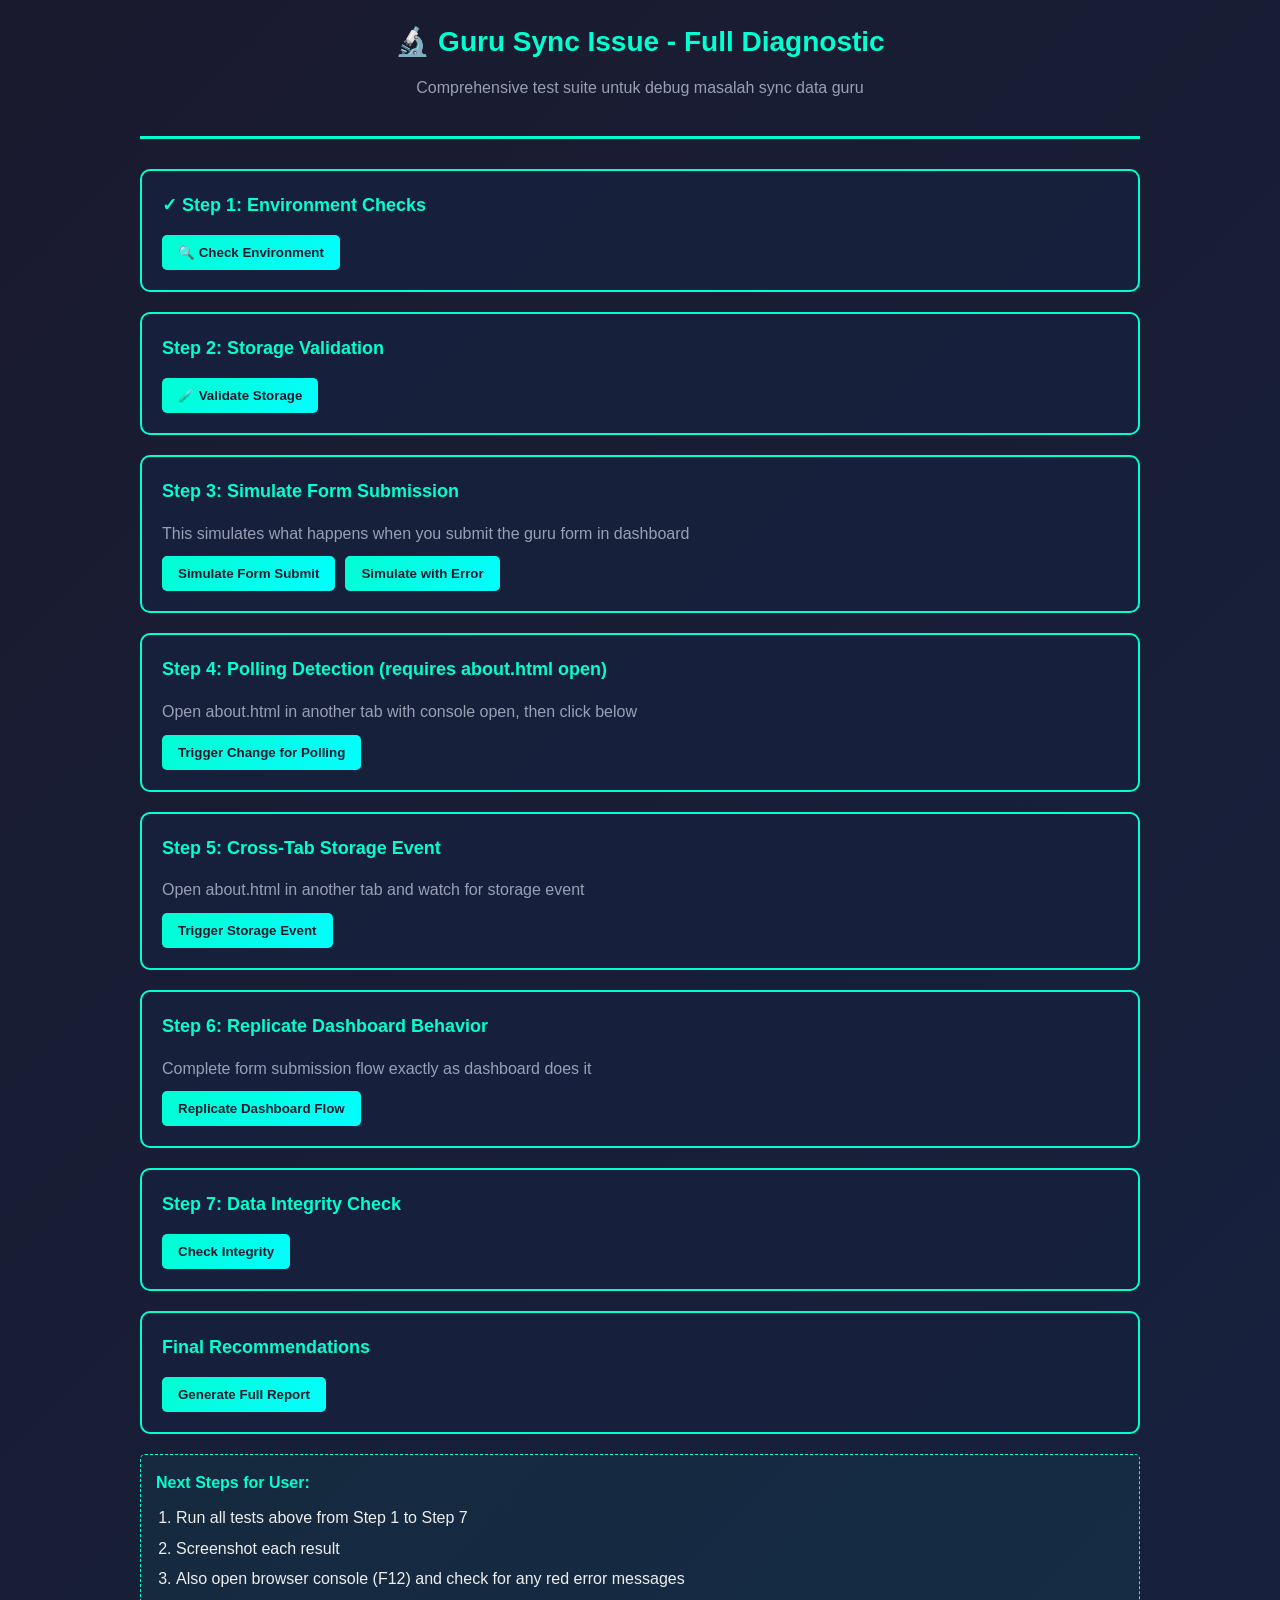
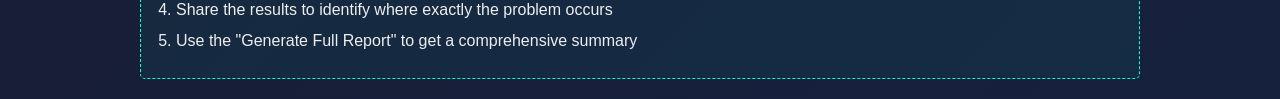
<file: Dkvisionweb/Dummy/diagnostic.html>
<!-- 
  Complete diagnostic check page for the guru sync issue
  This page will help identify exactly where the problem is
-->
<!DOCTYPE html>
<html lang="id">
<head>
  <meta charset="UTF-8">
  <meta name="viewport" content="width=device-width, initial-scale=1.0">
  <title>Full Diagnostic - Guru Sync Issue</title>
  <style>
    * { box-sizing: border-box; }
    body {
      font-family: 'Segoe UI', Tahoma, Geneva, Verdana, sans-serif;
      background: linear-gradient(135deg, #1a1a2e, #16213e);
      color: #eee;
      padding: 20px;
      margin: 0;
      line-height: 1.6;
    }
    .container {
      max-width: 1000px;
      margin: 0 auto;
    }
    .header {
      text-align: center;
      margin-bottom: 30px;
      border-bottom: 3px solid #00ffd1;
      padding-bottom: 20px;
    }
    h1 { color: #00ffd1; font-size: 28px; margin: 0; }
    .subtitle { color: #99a0b3; margin-top: 10px; }
    
    .test-section {
      background: rgba(22, 33, 62, 0.8);
      border: 2px solid #00ffd1;
      border-radius: 10px;
      padding: 20px;
      margin-bottom: 20px;
    }
    .test-section h2 {
      color: #00ffd1;
      margin-top: 0;
      font-size: 18px;
      display: flex;
      align-items: center;
      gap: 10px;
    }
    
    .button-group {
      display: flex;
      gap: 10px;
      flex-wrap: wrap;
    }
    button {
      background: linear-gradient(135deg, #00ffd1, #00ffff);
      color: #1a1a2e;
      border: none;
      padding: 10px 16px;
      border-radius: 5px;
      cursor: pointer;
      font-weight: 600;
      transition: all 0.3s;
    }
    button:hover {
      transform: translateY(-2px);
      box-shadow: 0 5px 15px rgba(0, 255, 209, 0.4);
    }
    button.danger {
      background: linear-gradient(135deg, #ff6b6b, #ff5252);
      color: white;
    }
    
    .status-line {
      display: flex;
      align-items: center;
      gap: 15px;
      padding: 10px;
      background: rgba(15, 52, 96, 0.5);
      border-left: 3px solid #00ffd1;
      border-radius: 5px;
      margin: 10px 0;
      font-family: 'Courier New', monospace;
      font-size: 13px;
    }
    .status-line strong { min-width: 150px; color: #00ffd1; }
    .status-line.success { border-left-color: #00ff00; }
    .status-line.warning { border-left-color: #ffcc00; }
    .status-line.error { border-left-color: #ff4444; }
    
    .result {
      background: rgba(15, 52, 96, 0.3);
      border-left: 4px solid #00ffd1;
      padding: 15px;
      border-radius: 5px;
      margin-top: 15px;
      font-family: 'Courier New', monospace;
      font-size: 12px;
      max-height: 400px;
      overflow-y: auto;
      color: #00ffd1;
      line-height: 1.4;
    }
    .result-line {
      padding: 3px 0;
      margin: 3px 0;
    }
    .result-line.ok { color: #00ff00; }
    .result-line.warn { color: #ffcc00; }
    .result-line.err { color: #ff6b6b; }
    .result-line.info { color: #99a0b3; }
    
    .comparison {
      display: grid;
      grid-template-columns: 1fr 1fr;
      gap: 15px;
      margin-top: 15px;
    }
    .comparison-box {
      background: rgba(15, 52, 96, 0.4);
      border: 1px solid #00ffd1;
      border-radius: 5px;
      padding: 12px;
      font-family: 'Courier New', monospace;
      font-size: 11px;
    }
    .comparison-label { 
      color: #00ffd1; 
      font-weight: bold; 
      margin-bottom: 8px; 
      display: block;
    }
    
    .action-items {
      background: rgba(0, 255, 209, 0.05);
      border: 1px dashed #00ffd1;
      border-radius: 5px;
      padding: 15px;
      margin-top: 15px;
    }
    .action-items strong { color: #00ffd1; }
    .action-items ol { margin: 10px 0; padding-left: 20px; }
    .action-items li { margin: 5px 0; }
  </style>
</head>
<body>
  <div class="container">
    <div class="header">
      <h1>🔬 Guru Sync Issue - Full Diagnostic</h1>
      <p class="subtitle">Comprehensive test suite untuk debug masalah sync data guru</p>
    </div>

    <!-- Test 1: Basic Checks -->
    <div class="test-section">
      <h2>✓ Step 1: Environment Checks</h2>
      <button onclick="runEnvironmentCheck()">🔍 Check Environment</button>
      <div id="env-result" class="result" style="display:none;"></div>
    </div>

    <!-- Test 2: Storage Validation -->
    <div class="test-section">
      <h2>Step 2: Storage Validation</h2>
      <button onclick="validateStorage()">🧪 Validate Storage</button>
      <div id="storage-result" class="result" style="display:none;"></div>
    </div>

    <!-- Test 3: Form Submission Simulation -->
    <div class="test-section">
      <h2>Step 3: Simulate Form Submission</h2>
      <p style="color: #99a0b3; margin: 10px 0;">This simulates what happens when you submit the guru form in dashboard</p>
      <div class="button-group">
        <button onclick="simulateFormSubmission()">Simulate Form Submit</button>
        <button onclick="simulateFormSubmissionWithError()">Simulate with Error</button>
      </div>
      <div id="form-result" class="result" style="display:none;"></div>
    </div>

    <!-- Test 4: Polling Detection -->
    <div class="test-section">
      <h2>Step 4: Polling Detection (requires about.html open)</h2>
      <p style="color: #99a0b3; margin: 10px 0;">Open about.html in another tab with console open, then click below</p>
      <button onclick="triggerPollingDetection()">Trigger Change for Polling</button>
      <div id="polling-result" class="result" style="display:none;"></div>
    </div>

    <!-- Test 5: Cross-Tab Communication -->
    <div class="test-section">
      <h2>Step 5: Cross-Tab Storage Event</h2>
      <p style="color: #99a0b3; margin: 10px 0;">Open about.html in another tab and watch for storage event</p>
      <button onclick="triggerStorageEvent()">Trigger Storage Event</button>
      <div id="event-result" class="result" style="display:none;"></div>
    </div>

    <!-- Test 6: Dashboard Replication -->
    <div class="test-section">
      <h2>Step 6: Replicate Dashboard Behavior</h2>
      <p style="color: #99a0b3; margin: 10px 0;">Complete form submission flow exactly as dashboard does it</p>
      <button onclick="replicateDashboardFlow()">Replicate Dashboard Flow</button>
      <div id="dashboard-result" class="result" style="display:none;"></div>
    </div>

    <!-- Test 7: Data Integrity -->
    <div class="test-section">
      <h2>Step 7: Data Integrity Check</h2>
      <button onclick="checkDataIntegrity()">Check Integrity</button>
      <div id="integrity-result" class="result" style="display:none;"></div>
    </div>

    <!-- Final Recommendations -->
    <div class="test-section">
      <h2>Final Recommendations</h2>
      <button onclick="generateReport()">Generate Full Report</button>
      <div id="recommendations" class="result" style="display:none;"></div>
    </div>

    <!-- Action Items -->
    <div class="action-items">
      <strong>Next Steps for User:</strong>
      <ol>
        <li>Run all tests above from Step 1 to Step 7</li>
        <li>Screenshot each result</li>
        <li>Also open browser console (F12) and check for any red error messages</li>
        <li>Share the results to identify where exactly the problem occurs</li>
        <li>Use the "Generate Full Report" to get a comprehensive summary</li>
      </ol>
    </div>
  </div>

  <script>
    const GURU_KEY = 'dkv_guru_data';

    function addResultLine(resultDivId, text, type = 'info') {
      const div = document.getElementById(resultDivId);
      const line = document.createElement('div');
      line.className = `result-line ${type}`;
      line.textContent = text;
      div.appendChild(line);
    }

    function showResult(resultDivId) {
      document.getElementById(resultDivId).style.display = 'block';
    }

    function clearResult(resultDivId) {
      document.getElementById(resultDivId).innerHTML = '';
    }

    // === Test Functions ===

    function runEnvironmentCheck() {
      const resultDiv = 'env-result';
      clearResult(resultDiv);
      showResult(resultDiv);

      addResultLine(resultDiv, '🔍 Checking environment...', 'info');
      addResultLine(resultDiv, '');

      // Check localStorage availability
      try {
        const test = '__test__';
        localStorage.setItem(test, test);
        localStorage.removeItem(test);
        addResultLine(resultDiv, '✓ localStorage: Available and working', 'ok');
      } catch (e) {
        addResultLine(resultDiv, '✗ localStorage: NOT available - ' + e.message, 'err');
      }

      // Check GURU_KEY
      addResultLine(resultDiv, '✓ GURU_KEY constant: ' + GURU_KEY, 'info');

      // Check browser
      addResultLine(resultDiv, '✓ Browser: ' + navigator.userAgent.substring(0, 50) + '...', 'info');
      addResultLine(resultDiv, '✓ Current URL: ' + window.location.href, 'info');

      // Check if about.html is accessible (conceptually)
      addResultLine(resultDiv, '✓ Can check about.html via: http://localhost/Dummy/user/about.html', 'info');
      addResultLine(resultDiv, '✓ Can check dashboard via: http://localhost/Dummy/admin/dashboard.php', 'info');
    }

    function validateStorage() {
      const resultDiv = 'storage-result';
      clearResult(resultDiv);
      showResult(resultDiv);

      addResultLine(resultDiv, 'Validating storage...', 'info');
      addResultLine(resultDiv, '');

      const value = localStorage.getItem(GURU_KEY);
      
      if (!value) {
        addResultLine(resultDiv, 'Storage is EMPTY', 'warn');
        addResultLine(resultDiv, '   Creating default data...', 'info');
        
        const defaultData = [
          { id: 1, nama: 'Drs. Ahmad Wijaya', foto: '', mapel: 'Desain Grafis', status: 'Aktif' },
          { id: 2, nama: 'Budi Santoso, S.Pd', foto: '', mapel: 'Typography', status: 'Aktif' }
        ];
        
        try {
          localStorage.setItem(GURU_KEY, JSON.stringify(defaultData));
          addResultLine(resultDiv, '✓ Default data created', 'ok');
          addResultLine(resultDiv, '  Count: ' + defaultData.length + ' guru', 'info');
        } catch (e) {
          addResultLine(resultDiv, '✗ Error creating default: ' + e.message, 'err');
        }
      } else {
        addResultLine(resultDiv, '✓ Storage has data, length: ' + value.length, 'ok');
        
        try {
          const data = JSON.parse(value);
          addResultLine(resultDiv, '✓ JSON valid, guru count: ' + data.length, 'ok');
          
          data.forEach((g, i) => {
            addResultLine(resultDiv, `  ${i+1}. ${g.nama} (ID: ${g.id})`, 'info');
          });
        } catch (e) {
          addResultLine(resultDiv, '✗ JSON INVALID: ' + e.message, 'err');
          addResultLine(resultDiv, '  First 100 chars: ' + value.substring(0, 100), 'info');
        }
      }
    }

    function simulateFormSubmission() {
      const resultDiv = 'form-result';
      clearResult(resultDiv);
      showResult(resultDiv);

      addResultLine(resultDiv, 'Simulating form submission...', 'info');
      addResultLine(resultDiv, '');

      try {
        // Step 1: Get existing data
        addResultLine(resultDiv, 'Step 1: Loading existing guru data...', 'info');
        let guru = [];
        const existing = localStorage.getItem(GURU_KEY);
        if (existing) {
          guru = JSON.parse(existing);
        }
        addResultLine(resultDiv, '  ✓ Loaded ' + guru.length + ' guru', 'ok');

        // Step 2: Create new guru
        addResultLine(resultDiv, 'Step 2: Creating new guru object...', 'info');
        const newId = guru.length > 0 ? Math.max(...guru.map(g => g.id)) + 1 : 1;
        const newGuru = {
          id: newId,
          nama: 'Test Guru ' + new Date().getTime(),
          foto: '',
          mapel: 'Test Subject',
          status: 'Aktif'
        };
        addResultLine(resultDiv, '  ✓ Created guru ID: ' + newId, 'ok');

        // Step 3: Add to array
        addResultLine(resultDiv, 'Step 3: Adding to array...', 'info');
        guru.unshift(newGuru);
        addResultLine(resultDiv, '  ✓ Array now has ' + guru.length + ' guru', 'ok');

        // Step 4: Save to localStorage
        addResultLine(resultDiv, 'Step 4: Saving to localStorage...', 'info');
        const jsonString = JSON.stringify(guru);
        localStorage.setItem(GURU_KEY, jsonString);
        addResultLine(resultDiv, '  ✓ Saved, JSON length: ' + jsonString.length, 'ok');

        // Step 5: Verify
        addResultLine(resultDiv, 'Step 5: Verifying save...', 'info');
        const saved = localStorage.getItem(GURU_KEY);
        const isMatch = jsonString === saved;
        addResultLine(resultDiv, '  ' + (isMatch ? '✓' : '✗') + ' Verification: ' + (isMatch ? 'PASS' : 'FAIL'), isMatch ? 'ok' : 'err');

        addResultLine(resultDiv, '');
        addResultLine(resultDiv, 'FORM SIMULATION COMPLETE', 'ok');
        addResultLine(resultDiv, 'Check about.html console for polling detection...', 'info');

      } catch (error) {
        addResultLine(resultDiv, 'ERROR: ' + error.message, 'err');
        addResultLine(resultDiv, 'Stack: ' + error.stack, 'err');
      }
    }

    function simulateFormSubmissionWithError() {
      const resultDiv = 'form-result';
      clearResult(resultDiv);
      showResult(resultDiv);

      addResultLine(resultDiv, 'Simulating form with error injection...', 'info');
      addResultLine(resultDiv, '');

      try {
        // Intentionally cause an error
        const badData = undefined;
        JSON.stringify(badData.nonexistent);
      } catch (error) {
        addResultLine(resultDiv, '✓ Error caught: ' + error.message, 'ok');
        addResultLine(resultDiv, 'This is what would happen if form submission fails silently', 'info');
      }
    }

    function triggerPollingDetection() {
      const resultDiv = 'polling-result';
      clearResult(resultDiv);
      showResult(resultDiv);

      addResultLine(resultDiv, 'Triggering change for polling...', 'info');
      addResultLine(resultDiv, '');

      try {
        let guru = [];
        const existing = localStorage.getItem(GURU_KEY);
        if (existing) {
          guru = JSON.parse(existing);
        }

        const newId = guru.length > 0 ? Math.max(...guru.map(g => g.id)) + 1 : 1;
        guru.unshift({
          id: newId,
          nama: 'Polling Test ' + Math.random().toString(36).substring(7),
          foto: '',
          mapel: 'Test',
          status: 'Aktif'
        });

        localStorage.setItem(GURU_KEY, JSON.stringify(guru));
        
        addResultLine(resultDiv, '✓ Change triggered!', 'ok');
        addResultLine(resultDiv, 'Check about.html console for:', 'info');
        addResultLine(resultDiv, 'PERUBAHAN TERDETEKSI', 'info');
        addResultLine(resultDiv, 'Rendered X teacher cards', 'info');
      } catch (e) {
        addResultLine(resultDiv, '✗ Error: ' + e.message, 'err');
      }
    }

    function triggerStorageEvent() {
      const resultDiv = 'event-result';
      clearResult(resultDiv);
      showResult(resultDiv);

      addResultLine(resultDiv, 'Triggering storage event...', 'info');
      addResultLine(resultDiv, '');

      try {
        const value = localStorage.getItem(GURU_KEY) || '[]';
        localStorage.setItem(GURU_KEY + '_temp', 'test');
        localStorage.removeItem(GURU_KEY + '_temp');

        // Force storage event by changing key
        const tempKey = 'event_test_' + Date.now();
        localStorage.setItem(tempKey, 'trigger');

        addResultLine(resultDiv, '✓ Storage event method triggered', 'ok');
        addResultLine(resultDiv, 'Check about.html for storage event listener...', 'info');
      } catch (e) {
        addResultLine(resultDiv, '✗ Error: ' + e.message, 'err');
      }
    }

    function replicateDashboardFlow() {
      const resultDiv = 'dashboard-result';
      clearResult(resultDiv);
      showResult(resultDiv);

      addResultLine(resultDiv, 'Replicating dashboard flow exactly...', 'info');
      addResultLine(resultDiv, '');

      try {
        // This replicates the exact flow from dashboard.php form handler

        // 1. Validate
        const formData = {
          nama: 'Dashboard Flow Test',
          foto: '',
          mapel: 'Test Mapel',
          status: 'Aktif'
        };
        addResultLine(resultDiv, '1. Form validation: ✓', 'ok');

        // 2. Load existing
        let guru = [];
        const existing = localStorage.getItem(GURU_KEY);
        if (existing) {
          guru = JSON.parse(existing);
        }
        addResultLine(resultDiv, '2. Load existing: ✓ (' + guru.length + ' guru)', 'ok');

        // 3. Prepare new guru (ADD MODE)
        const newId = guru.length > 0 ? Math.max(...guru.map(g => g.id)) + 1 : 1;
        guru.unshift({
          id: newId,
          nama: formData.nama,
          foto: formData.foto,
          mapel: formData.mapel,
          status: formData.status
        });
        addResultLine(resultDiv, '3. Add new guru: ✓ (ID: ' + newId + ')', 'ok');

        // 4. Save to localStorage (with error handling)
        const jsonString = JSON.stringify(guru);
        localStorage.setItem(GURU_KEY, jsonString);
        addResultLine(resultDiv, '4. Save to localStorage: ✓', 'ok');

        // 5. Verify
        const saved = localStorage.getItem(GURU_KEY);
        const verified = jsonString === saved;
        addResultLine(resultDiv, '5. Verify save: ' + (verified ? '✓' : '✗'), verified ? 'ok' : 'err');

        // 6. Render table (simulated)
        addResultLine(resultDiv, '6. Render table: ✓ (would show ' + guru.length + ' rows)', 'ok');

        // 7. Close modal (simulated)
        addResultLine(resultDiv, '7. Close modal: ✓', 'ok');

        // 8. Update stats (simulated)
        addResultLine(resultDiv, '8. Update stats: ✓', 'ok');

        addResultLine(resultDiv, '');
        addResultLine(resultDiv, 'Dashboard flow replication COMPLETE', 'ok');

      } catch (error) {
        addResultLine(resultDiv, 'ERROR: ' + error.message, 'err');
      }
    }

    function checkDataIntegrity() {
      const resultDiv = 'integrity-result';
      clearResult(resultDiv);
      showResult(resultDiv);

      addResultLine(resultDiv, 'Checking data integrity...', 'info');
      addResultLine(resultDiv, '');

      try {
        const value = localStorage.getItem(GURU_KEY);
        if (!value) {
          addResultLine(resultDiv, 'No data in storage', 'warn');
          return;
        }

        const data = JSON.parse(value);
        addResultLine(resultDiv, '✓ JSON parseable: YES', 'ok');
        addResultLine(resultDiv, '✓ Is Array: ' + (Array.isArray(data) ? 'YES' : 'NO'), 'ok');
        addResultLine(resultDiv, '✓ Element count: ' + data.length, 'ok');
        addResultLine(resultDiv, '', 'info');

        // Check each element
        let valid = 0, invalid = 0;
        data.forEach((g, i) => {
          const hasId = g.id !== undefined;
          const hasNama = g.nama && typeof g.nama === 'string';
          const hasMapel = g.mapel && typeof g.mapel === 'string';
          const hasStatus = g.status && typeof g.status === 'string';

          if (hasId && hasNama && hasMapel && hasStatus) {
            valid++;
            addResultLine(resultDiv, `✓ [${i}] ${g.nama} (ID:${g.id}) - Valid`, 'ok');
          } else {
            invalid++;
            addResultLine(resultDiv, `✗ [${i}] Invalid record`, 'err');
          }
        });

        addResultLine(resultDiv, '', 'info');
        addResultLine(resultDiv, `Summary: ${valid} valid, ${invalid} invalid`, valid === data.length ? 'ok' : 'warn');

      } catch (error) {
        addResultLine(resultDiv, 'ERROR: ' + error.message, 'err');
      }
    }

    function generateReport() {
      const resultDiv = 'recommendations';
      clearResult(resultDiv);
      showResult(resultDiv);

      addResultLine(resultDiv, 'COMPREHENSIVE DIAGNOSTIC REPORT', 'info');
      addResultLine(resultDiv, '='.repeat(50), 'info');
      addResultLine(resultDiv, '');

      // Gather all info
      const storageAvailable = true;
      const storageHasData = localStorage.getItem(GURU_KEY) !== null;
      const keyName = GURU_KEY;

      addResultLine(resultDiv, 'System Information:', 'info');
      addResultLine(resultDiv, '  Storage Key: ' + keyName, 'info');
      addResultLine(resultDiv, '  Storage Available: YES', 'ok');
      addResultLine(resultDiv, '  Has Data: ' + (storageHasData ? 'YES' : 'NO'), storageHasData ? 'ok' : 'warn');
      addResultLine(resultDiv, '', 'info');

      addResultLine(resultDiv, 'Recommendations:', 'info');
      addResultLine(resultDiv, '1. Open about.html tab with Console visible (F12)', 'info');
      addResultLine(resultDiv, '2. Go to dashboard.php, add a test guru', 'info');
      addResultLine(resultDiv, '3. Check about.html console for:', 'info');
      addResultLine(resultDiv, '   - "PERUBAHAN TERDETEKSI" (polling detection)', 'info');
      addResultLine(resultDiv, '   - "Rendered X teacher cards" (re-render)', 'info');
      addResultLine(resultDiv, '4. If no logs: polling not detecting changes', 'warn');
      addResultLine(resultDiv, '5. If has logs but cards not updating: UI issue', 'warn');
      addResultLine(resultDiv, '', 'info');

      addResultLine(resultDiv, 'If issue persists:', 'warn');
      addResultLine(resultDiv, '- Check browser console for JS errors (F12)', 'info');
      addResultLine(resultDiv, '- Verify localStorage.setItem is called', 'info');
      addResultLine(resultDiv, '- Verify GURU_KEY constant is same in both pages', 'info');
      addResultLine(resultDiv, '- Verify about.html polling logs appear periodically', 'info');
    }

    // Auto-run environment check on load
    window.addEventListener('load', function() {
      console.log('✅ Diagnostic page loaded');
    });
  </script>
</body>
</html>
</file>
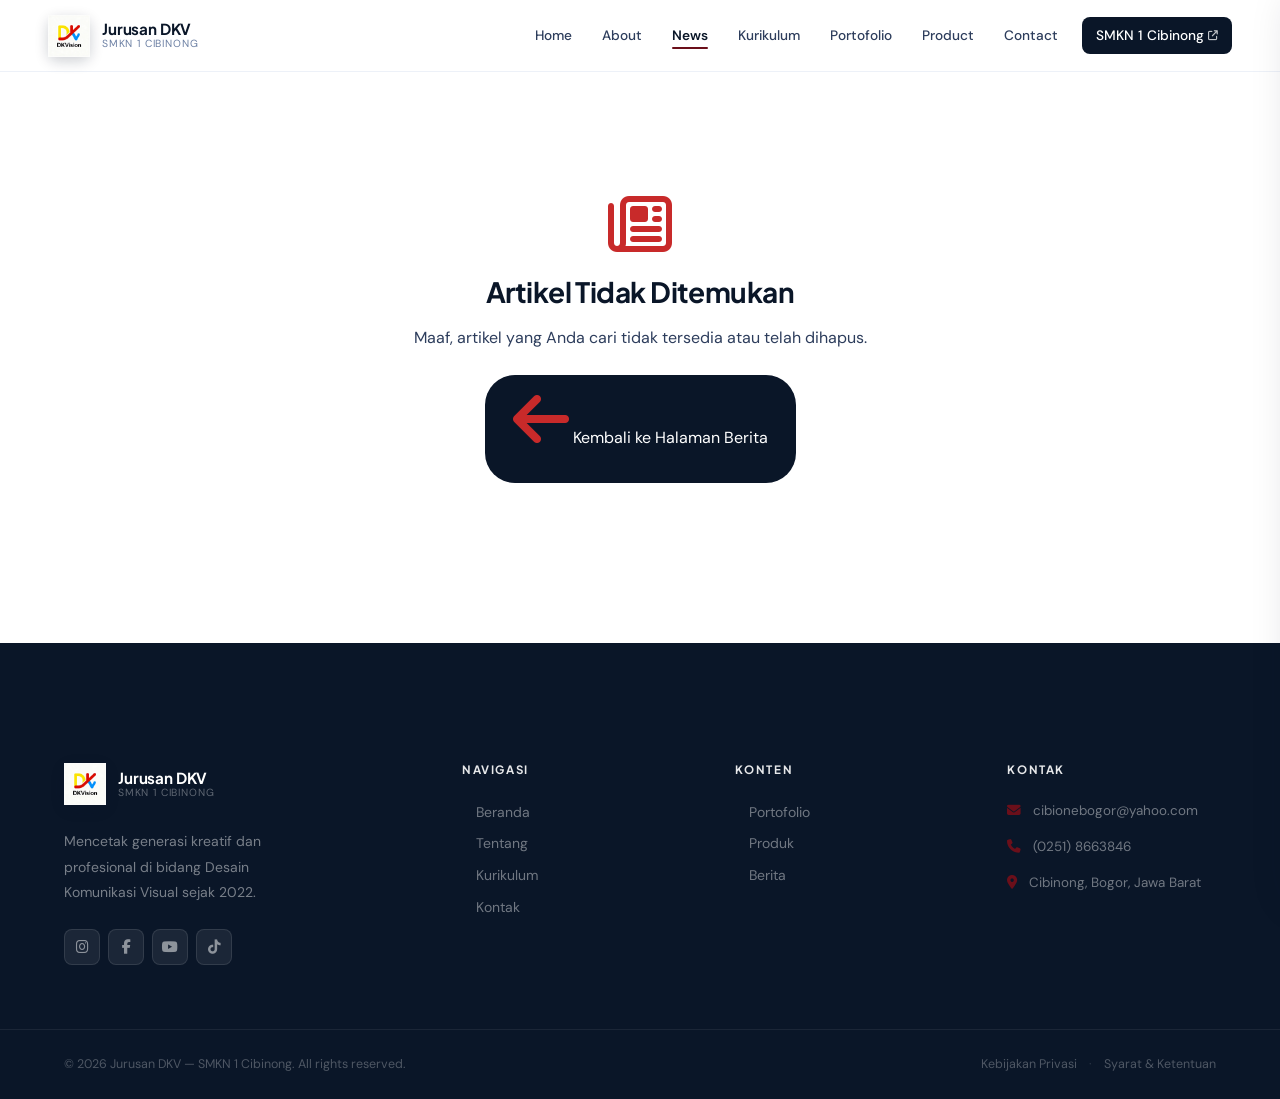
<file: Dkvisionweb/Dummy/user/article.html>
<!doctype html>
<html lang="id">
<head><script src="dkv_site.js"></script>
  <meta charset="utf-8" />
  <meta name="viewport" content="width=device-width,initial-scale=1" />
  <link rel="icon" type="image/x-icon" href="../gambar/dkvisionlogo.jpeg" />
  <title>Artikel - DKV SMKN 1 Cibinong</title>
  <link rel="preconnect" href="https://fonts.googleapis.com">
  <link rel="preconnect" href="https://fonts.gstatic.com" crossorigin>
  <link href="https://fonts.googleapis.com/css2?family=Plus+Jakarta+Sans:ital,wght@0,300;0,400;0,500;0,600;0,700;0,800;1,400;1,700&family=DM+Sans:ital,opsz,wght@0,9..40,300;0,9..40,400;0,9..40,500;0,9..40,600;1,9..40,400&display=swap" rel="stylesheet">
  <link rel="stylesheet" href="styles.css">
  <link rel="stylesheet" href="https://cdnjs.cloudflare.com/ajax/libs/font-awesome/6.5.1/css/all.min.css">
  
  <style>
    .article-container {
      max-width: 800px;
      margin: 0 auto;
      padding: 40px 24px 80px;
    }
    .article-header {
      margin-bottom: 32px;
      text-align: center;
    }
    .article-category {
      display: inline-block;
      padding: 6px 16px;
      background: rgba(200, 42, 42, 0.1);
      border-radius: 30px;
      font-size: 12px;
      font-weight: 600;
      color: #ac1e1e;
      text-transform: uppercase;
      letter-spacing: 1px;
      margin-bottom: 16px;
    }
    .article-title {
      font-family: 'Plus Jakarta Sans', sans-serif;
      font-size: 32px;
      font-weight: 800;
      color: #0A1628;
      line-height: 1.2;
      margin-bottom: 16px;
    }
    .article-meta {
      display: flex;
      justify-content: center;
      gap: 20px;
      color: #6B7897;
      font-size: 14px;
      margin-bottom: 24px;
    }
    .article-meta i {
      color: #a01818;
      margin-right: 6px;
    }
    .article-image {
      width: 100%;
      border-radius: 24px;
      margin-bottom: 32px;
      overflow: hidden;
    }
    .article-image img {
      width: 100%;
      height: auto;
      object-fit: cover;
    }
    .article-content {
      font-family: 'DM Sans', sans-serif;
      font-size: 18px;
      line-height: 1.8;
      color: #1A2340;
    }
    .article-content p {
      margin-bottom: 20px;
    }
    .article-back {
      display: inline-flex;
      align-items: center;
      gap: 8px;
      margin-top: 40px;
      padding: 10px 20px;
      background: #0A1628;
      color: white;
      border-radius: 30px;
      text-decoration: none;
      font-weight: 600;
      transition: all 0.3s ease;
    }
    .article-back:hover {
      background: #c82a2a;
      gap: 12px;
    }
    .article-not-found {
      text-align: center;
      padding: 80px 20px;
    }
    .article-not-found i {
      font-size: 64px;
      color: #c82a2a;
      margin-bottom: 20px;
    }
    .article-not-found h2 {
      font-size: 28px;
      margin-bottom: 16px;
    }
    .btn-back {
      display: inline-block;
      margin-top: 24px;
      padding: 12px 28px;
      background: #0A1628;
      color: white;
      border-radius: 30px;
      text-decoration: none;
    }
    @media (max-width: 768px) {
      .article-title { font-size: 24px; }
      .article-content { font-size: 16px; }
      .article-container { padding: 20px 16px 60px; }
    }
  </style>
</head>
<body>

  <!-- Header -->
  <header class="site-header" id="siteHeader">
    <div class="container">
      <a href="index.html" class="logo">
        <div class="logo-mark"><span><img src="../gambar/dkvisionlogo.jpeg" alt=""></span></div>
        <div class="logo-text">
          <span class="logo-name">Jurusan DKV</span>
          <span class="logo-tagline">SMKN 1 Cibinong</span>
        </div>
      </a>
      <nav class="main-nav" id="mainNav">
        <a href="index.html" class="nav-link">Home</a>
        <a href="about.html" class="nav-link">About</a>
        <a href="news.html" class="nav-link active">News</a>
        <a href="curriculum.html" class="nav-link">Kurikulum</a>
        <a href="portfolio.html" class="nav-link">Portofolio</a>
        <a href="products.html" class="nav-link">Product</a>
        <a href="contact.html" class="nav-link">Contact</a>
        <a href="https://smkn1cibinong.sch.id" target="_blank" class="nav-link nav-external">
          SMKN 1 Cibinong <i class="fa-solid fa-arrow-up-right-from-square fa-xs"></i>
        </a>
      </nav>
      <button class="hamburger" id="hamburger" aria-label="Toggle menu">
        <span></span><span></span><span></span>
      </button>
    </div>
  </header>

  <div class="mobile-nav-overlay" id="mobileOverlay"></div>
  <nav class="mobile-nav" id="mobileNav">
    <div class="mobile-nav-header">
      <div class="logo">
        <div class="logo-mark"><span><img src="../gambar/dkvisionlogo.jpeg" alt=""></span></div>
        <div class="logo-text">
          <span class="logo-name">Jurusan DKV</span>
          <span class="logo-tagline">SMKN 1 Cibinong</span>
        </div>
      </div>
      <button class="mobile-nav-close" id="mobileClose"><i class="fa-solid fa-xmark"></i></button>
    </div>
    <div class="mobile-nav-links">
      <a href="index.html" class="mobile-nav-link"><i class="fa-solid fa-house"></i> Home</a>
      <a href="about.html" class="mobile-nav-link"><i class="fa-solid fa-circle-info"></i> About</a>
      <a href="news.html" class="mobile-nav-link active"><i class="fa-solid fa-newspaper"></i> News</a>
      <a href="curriculum.html" class="mobile-nav-link"><i class="fa-solid fa-book-open"></i> Kurikulum</a>
      <a href="portfolio.html" class="mobile-nav-link"><i class="fa-solid fa-images"></i> Portofolio</a>
      <a href="products.html" class="mobile-nav-link"><i class="fa-solid fa-store"></i> Product</a>
      <a href="contact.html" class="mobile-nav-link"><i class="fa-solid fa-envelope"></i> Contact</a>
      <a href="https://smkn1cibinong.sch.id" target="_blank" class="mobile-nav-link"><i class="fa-solid fa-school"></i> SMKN 1 Cibinong</a>
    </div>
    <div class="mobile-nav-social">
      <a href="https://www.instagram.com/smkn1cbn_official" target="_blank" class="mobile-social-btn"><i class="fa-brands fa-instagram"></i></a>
      <a href="https://facebook.com/smkn1cibinong" target="_blank" class="mobile-social-btn"><i class="fa-brands fa-facebook"></i></a>
      <a href="https://youtube.com/@SMKN1Cibinong_Official" target="_blank" class="mobile-social-btn"><i class="fa-brands fa-youtube"></i></a>
      <a href="https://www.tiktok.com/@smkn1_cibinong" target="_blank" class="mobile-social-btn"><i class="fa-brands fa-tiktok"></i></a>
    </div>
  </nav>

  <main>
    <div id="articleContent" class="article-container">
      <div class="article-not-found">
        <i class="fa-regular fa-newspaper"></i>
        <h2>Memuat artikel...</h2>
        <p>Silakan tunggu sebentar</p>
      </div>
    </div>
  </main>

  <!-- FOOTER -->
  <footer class="site-footer">
    <div class="footer-top"><div class="container"><div class="footer-grid">
      <div class="footer-brand">
        <div class="logo"><div class="logo-mark"><span><img src="../gambar/dkvisionlogo.jpeg" alt=""></span></div><div class="logo-text"><span class="logo-name">Jurusan DKV</span><span class="logo-tagline">SMKN 1 Cibinong</span></div></div>
        <p class="footer-brand-desc">Mencetak generasi kreatif dan profesional di bidang Desain Komunikasi Visual sejak 2022.</p>
        <div class="footer-socials">
          <a href="https://www.instagram.com/smkn1cbn_official" target="_blank" class="footer-social"><i class="fa-brands fa-instagram"></i></a>
          <a href="https://facebook.com/smkn1cibinong" target="_blank" class="footer-social"><i class="fa-brands fa-facebook-f"></i></a>
          <a href="https://youtube.com/@SMKN1Cibinong_Official" target="_blank" class="footer-social"><i class="fa-brands fa-youtube"></i></a>
          <a href="https://www.tiktok.com/@smkn1_cibinong" target="_blank" class="footer-social"><i class="fa-brands fa-tiktok"></i></a>
        </div>
      </div>
      <div class="footer-col"><h4 class="footer-col-title">Navigasi</h4><div class="footer-links"><a href="index.html"><i class="fa-solid fa-chevron-right fa-xs"></i> Beranda</a><a href="about.html"><i class="fa-solid fa-chevron-right fa-xs"></i> Tentang</a><a href="curriculum.html"><i class="fa-solid fa-chevron-right fa-xs"></i> Kurikulum</a><a href="contact.html"><i class="fa-solid fa-chevron-right fa-xs"></i> Kontak</a></div></div>
      <div class="footer-col"><h4 class="footer-col-title">Konten</h4><div class="footer-links"><a href="portfolio.html"><i class="fa-solid fa-chevron-right fa-xs"></i> Portofolio</a><a href="products.html"><i class="fa-solid fa-chevron-right fa-xs"></i> Produk</a><a href="news.html"><i class="fa-solid fa-chevron-right fa-xs"></i> Berita</a></div></div>
      <div class="footer-col"><h4 class="footer-col-title">Kontak</h4><div class="footer-contact-items"><div class="footer-contact-item"><i class="fa-solid fa-envelope"></i><a href="mailto:cibionebogor@yahoo.com">cibionebogor@yahoo.com</a></div><div class="footer-contact-item"><i class="fa-solid fa-phone"></i><a href="tel:+622518663846">(0251) 8663846</a></div><div class="footer-contact-item"><i class="fa-solid fa-location-dot"></i><span>Cibinong, Bogor, Jawa Barat</span></div></div></div>
    </div></div></div>
    <div class="footer-bottom"><div class="container"><small>&copy; 2026 Jurusan DKV — SMKN 1 Cibinong. All rights reserved.</small><div class="footer-bottom-links"><a href="#">Kebijakan Privasi</a><span class="footer-dot">·</span><a href="#">Syarat &amp; Ketentuan</a></div></div></div>
  </footer>

<script>
    // Header scroll effect
    const headerEl = document.getElementById('siteHeader');
    window.addEventListener('scroll', () => {
      headerEl.classList.toggle('scrolled', window.scrollY > 40);
    });

    // Hamburger menu
    const hamburger = document.getElementById('hamburger');
    const mobileNav = document.getElementById('mobileNav');
    const mobileOverlay = document.getElementById('mobileOverlay');
    const mobileClose = document.getElementById('mobileClose');
    
    function openMobileNav() {
      mobileNav.classList.add('open');
      mobileOverlay.classList.add('open');
      hamburger.classList.add('active');
      document.body.style.overflow = 'hidden';
    }
    function closeMobileNav() {
      mobileNav.classList.remove('open');
      mobileOverlay.classList.remove('open');
      hamburger.classList.remove('active');
      document.body.style.overflow = '';
    }
    hamburger.addEventListener('click', openMobileNav);
    mobileClose.addEventListener('click', closeMobileNav);
    mobileOverlay.addEventListener('click', closeMobileNav);

    function escapeHtml(str) {
      if (!str) return '';
      return String(str)
        .replace(/&/g, '&amp;')
        .replace(/</g, '&lt;')
        .replace(/>/g, '&gt;')
        .replace(/"/g, '&quot;')
        .replace(/'/g, '&#39;');
    }

    // Format tanggal yang lebih baik
    function formatDate(dateString) {
      if (!dateString) return 'Tanggal tidak tersedia';
      
      try {
        let date = new Date(dateString);
        
        if (isNaN(date.getTime())) {
          const parts = dateString.split('-');
          if (parts.length === 3) {
            date = new Date(parts[0], parts[1] - 1, parts[2]);
          }
        }
        
        if (isNaN(date.getTime())) {
          return 'Tanggal tidak tersedia';
        }
        
        return date.toLocaleDateString('id-ID', {
          day: 'numeric',
          month: 'long',
          year: 'numeric'
        });
      } catch(e) {
        return 'Tanggal tidak tersedia';
      }
    }

    // ============ PERBAIKAN VIEWS ============
    function incrementAndGetViews(articleId) {
      if (!articleId || articleId === 'null' || articleId === 'undefined') {
        console.warn('Article ID tidak valid:', articleId);
        return 1;
      }
      
      const articleIdStr = String(articleId);
      
      // Baca views dari localStorage
      let viewsData = localStorage.getItem('articleViews');
      let views = viewsData ? JSON.parse(viewsData) : {};
      
      // Baca session tracking
      let sessionTracked = sessionStorage.getItem('viewedArticles');
      let tracked = sessionTracked ? JSON.parse(sessionTracked) : {};
      
      // Initialize jika belum ada
      if (!views[articleIdStr]) {
        views[articleIdStr] = 0;
      }
      
      // Tambah views hanya jika belum ditrack di session ini
      if (!tracked[articleIdStr]) {
        views[articleIdStr] += 1;
        localStorage.setItem('articleViews', JSON.stringify(views));
        
        tracked[articleIdStr] = true;
        sessionStorage.setItem('viewedArticles', JSON.stringify(tracked));
        
        console.log('Views +1 untuk artikel ' + articleIdStr + ' → total: ' + views[articleIdStr]);
      } else {
        console.log('Views tidak ditambah (sudah di-track di session ini) untuk artikel ' + articleIdStr + ' → total: ' + views[articleIdStr]);
      }
      
      return views[articleIdStr] || 1;
    }

    function getCategoryLabel(category) {
      const labels = {
        'kegiatan': 'Kegiatan',
        'prestasi': 'Prestasi',
        'info': 'Informasi',
        'berita': 'Berita'
      };
      return labels[category?.toLowerCase()] || 'Berita';
    }

    function renderArticle(article) { // Hapus parameter viewsCount
  const container = document.getElementById('articleContent');
  if (!container) return;
  
  const category = getCategoryLabel(article.category);
  
  const imageHtml = article.image && article.image !== '' ? `
    <div class="article-image">
      <img src="${article.image}" alt="${escapeHtml(article.title)}" onerror="this.src='https://placehold.co/800x400/0A1628/white?text=DKV+News'">
    </div>
  ` : `
    <div class="article-image">
      <img src="https://placehold.co/800x400/0A1628/white?text=DKV+News" alt="No image">
    </div>
  `;

  let content = article.desc || article.content || article.excerpt || 'Tidak ada deskripsi.';
  
  container.innerHTML = `
    <article>
      <div class="article-header">
        <div class="article-category">${escapeHtml(category)}</div>
        <h1 class="article-title">${escapeHtml(article.title)}</h1>
        <!-- BAGIAN META (TANGGAL & VIEWS) SUDAH DIHAPUS DI SINI -->
      </div>
      ${imageHtml}
      <div class="article-content">
        <p>${escapeHtml(content)}</p>
      </div>
      <a href="news.html" class="article-back">
        <i class="fa-solid fa-arrow-left"></i> Kembali ke Berita
      </a>
    </article>
  `;
  
  document.title = `${escapeHtml(article.title)} - DKV SMKN 1 Cibinong`;
}
    
    function renderNotFound() {
      const container = document.getElementById('articleContent');
      if (!container) return;
      container.innerHTML = `
        <div class="article-not-found">
          <i class="fa-regular fa-newspaper"></i>
          <h2>Artikel Tidak Ditemukan</h2>
          <p>Maaf, artikel yang Anda cari tidak tersedia atau telah dihapus.</p>
          <a href="news.html" class="btn-back">
            <i class="fa-solid fa-arrow-left"></i> Kembali ke Halaman Berita
          </a>
        </div>
      `;
    }

    // ===== FUNGSI UTAMA LOAD ARTIKEL =====
    function loadArticle() {
      const container = document.getElementById('articleContent');
      if (!container) return;

      const urlParams = new URLSearchParams(window.location.search);
      const articleId = urlParams.get('id');

      console.log('Mencari artikel dengan ID:', articleId);

      let articleData = null;

      // PRIORITAS: Dari sessionStorage currentArticle
      const currentArticle = sessionStorage.getItem('currentArticle');
      if (currentArticle) {
        try {
          const parsed = JSON.parse(currentArticle);
          if (parsed.id && parsed.id.toString() === articleId) {
            articleData = parsed;
            console.log('Artikel ditemukan di sessionStorage.currentArticle');
          }
        } catch(e) {}
      }
      
      // KEDUA: Dari localStorage temp_current_article
      if (!articleData) {
        const tempArticle = localStorage.getItem('temp_current_article');
        if (tempArticle) {
          try {
            const parsed = JSON.parse(tempArticle);
            if (parsed.id && parsed.id.toString() === articleId) {
              articleData = parsed;
              console.log('Artikel ditemukan di localStorage.temp_current_article');
            }
          } catch(e) {}
        }
      }
      
      // KETIGA: Dari localStorage dkv_news
      if (!articleData) {
        const newsData = localStorage.getItem('dkv_news');
        if (newsData) {
          try {
            const newsList = JSON.parse(newsData);
            articleData = newsList.find(n => n.id && n.id.toString() === articleId);
            if (articleData) console.log('Artikel ditemukan di localStorage.dkv_news');
          } catch(e) {}
        }
      }
      
      // KEEMPAT: Dari sessionStorage dkv_news_data
      if (!articleData) {
        const newsData = sessionStorage.getItem('dkv_news_data');
        if (newsData) {
          try {
            const newsList = JSON.parse(newsData);
            articleData = newsList.find(n => n.id && n.id.toString() === articleId);
            if (articleData) console.log('Artikel ditemukan di sessionStorage.dkv_news_data');
          } catch(e) {}
        }
      }
      
      // KELIMA: Fallback ke URL params
      if (!articleData) {
        const title = urlParams.get('title');
        if (title) {
          articleData = {
            id: articleId,
            title: decodeURIComponent(title),
            desc: decodeURIComponent(urlParams.get('desc') || ''),
            excerpt: decodeURIComponent((urlParams.get('desc') || '').substring(0, 150)),
            category: urlParams.get('cat') || 'info',
            date: urlParams.get('date') || new Date().toISOString(),
            image: decodeURIComponent(urlParams.get('image') || '')
          };
          console.log('📦 Artikel dari URL params (fallback)');
        }
      }

      if (!articleData) {
        console.error('Artikel tidak ditemukan untuk ID:', articleId);
        renderNotFound();
        return;
      }

      console.log('Artikel berhasil dimuat:', articleData.title);
      console.log('Tanggal artikel:', articleData.date);
      
      const finalId = articleData.id || articleId;
      
      
      renderArticle(articleData); 
      
      // Hapus temporary data setelah digunakan
      localStorage.removeItem('temp_current_article');
    }
    
    document.addEventListener('DOMContentLoaded', loadArticle);
    window.addEventListener('pageshow', loadArticle);
</script>
</body>
</html>
</file>
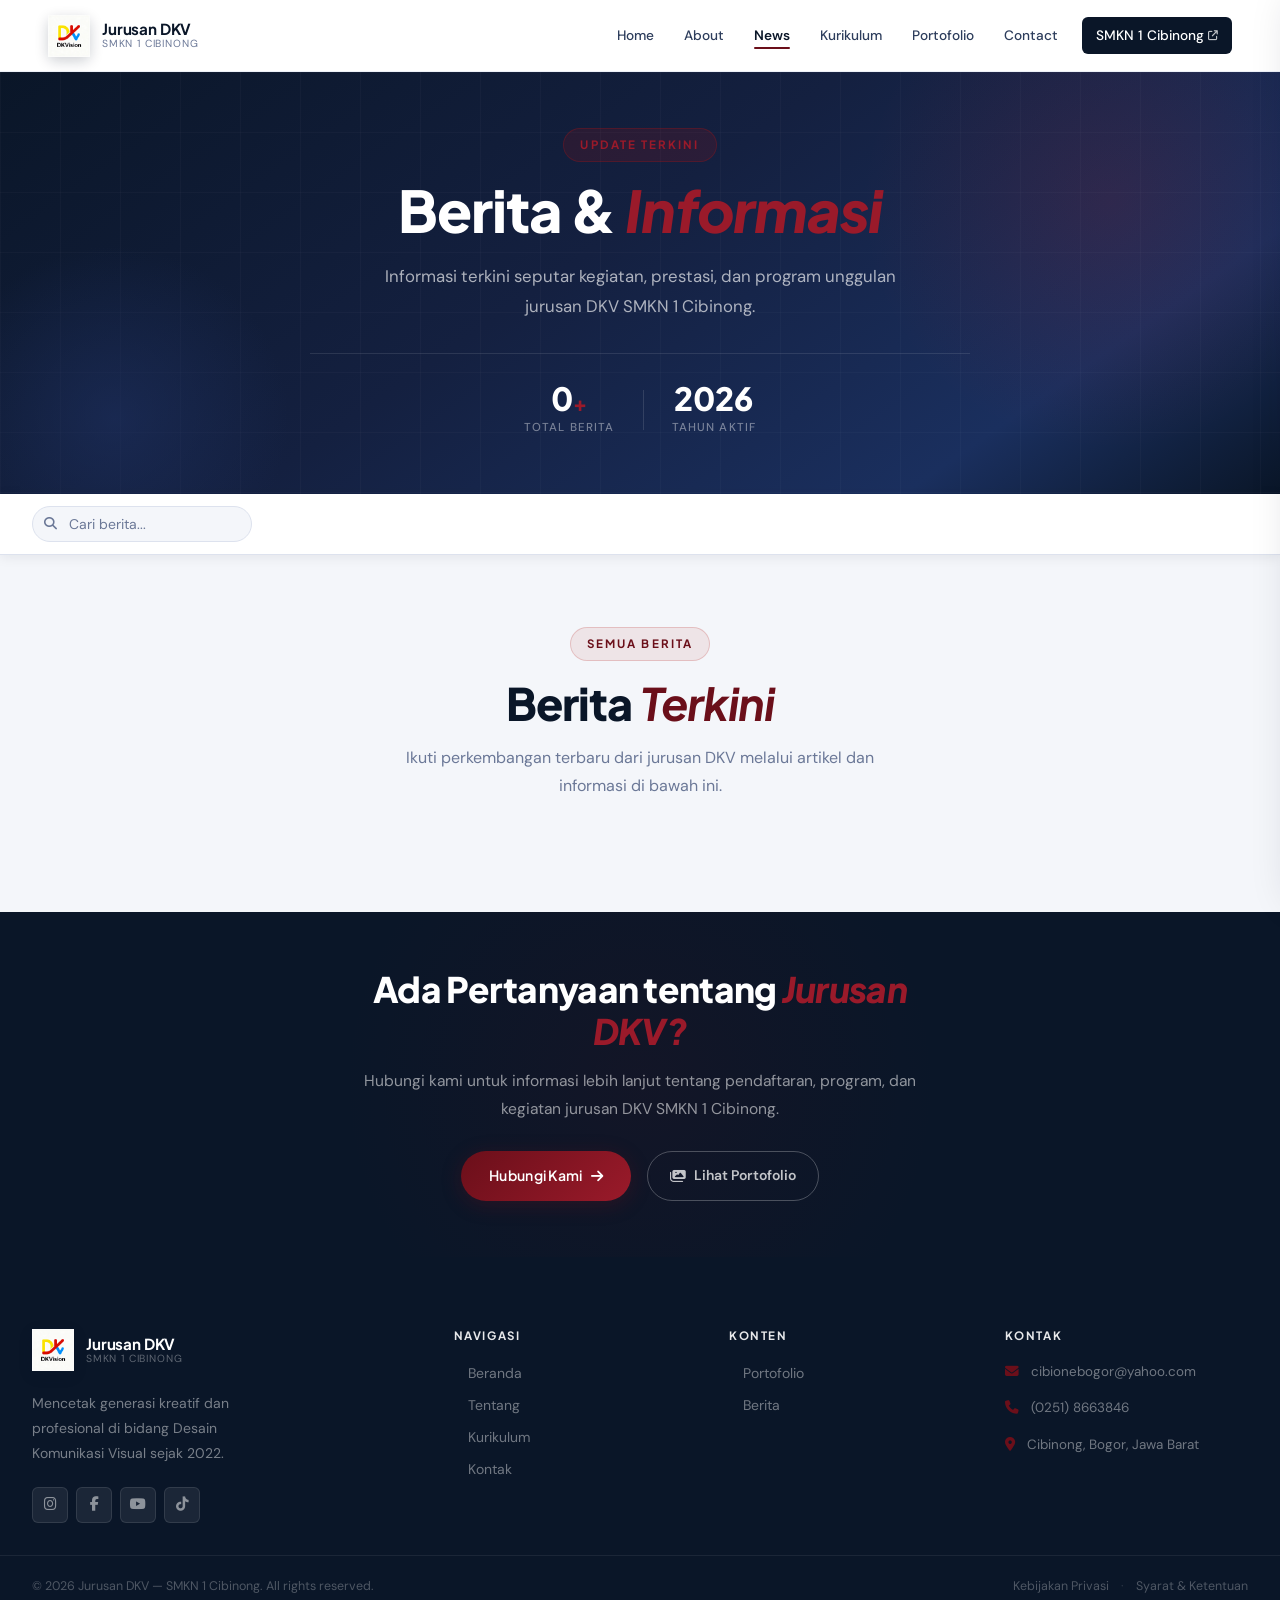
<file: Dkvisionweb/Dummy/user/news.html>
<!doctype html>
<html lang="id">
<head><script src="dkv_site.js"></script>
  <meta charset="utf-8" />
  <meta name="viewport" content="width=device-width,initial-scale=1" />
  <link rel="icon" type="image/x-icon" href="../gambar/dkvisionlogo.jpeg" />
  <title>Berita & Informasi — DKV SMKN 1 Cibinong</title>

  <link rel="preconnect" href="https://fonts.googleapis.com">
  <link rel="preconnect" href="https://fonts.gstatic.com" crossorigin>
  <link href="https://fonts.googleapis.com/css2?family=Plus+Jakarta+Sans:ital,wght@0,300;0,400;0,500;0,600;0,700;0,800;1,400;1,700&family=DM+Sans:ital,opsz,wght@0,9..40,300;0,9..40,400;0,9..40,500;0,9..40,600;1,9..40,400&display=swap" rel="stylesheet">
  <link rel="stylesheet" href="styles.css">
  <link rel="stylesheet" href="https://cdnjs.cloudflare.com/ajax/libs/font-awesome/6.5.1/css/all.min.css">

  <style>
    *, *::before, *::after { box-sizing: border-box; }

    :root {
      --navy: #0A1628; --navy-mid: #142040; --navy-light: #1A2F5E;
      --gold: #6B0F1A; --gold-bright: #9A1A2A; --gold-pale: #F6D8DD;
      --gold-glow: rgba(107,15,26,0.18);
      --white: #FFFFFF; --surface: #F4F6FA; --surface-2: #EEF1F7;
      --border: #DDE2EE; --text: #1A2340; --text-muted: #6B7897;
      --r-sm: 6px; --r-md: 10px; --r-lg: 16px; --r-xl: 22px; --r-full: 9999px;
      --sp-2: 8px; --sp-3: 12px; --sp-4: 16px; --sp-5: 20px; --sp-6: 24px;
      --sp-7: 28px; --sp-8: 32px; --sp-9: 40px; --sp-10: 56px; --sp-11: 72px;
      --sh-sm: 0 2px 12px rgba(10,22,40,0.08);
      --sh-lg: 0 8px 32px rgba(10,22,40,0.13);
      --sh-xl: 0 16px 56px rgba(10,22,40,0.18);
      --t-fast: 180ms; --t-mid: 280ms; --t-slow: 420ms;
      --ease: cubic-bezier(0.4,0,0.2,1);
      --font-display: 'Plus Jakarta Sans', system-ui, sans-serif;
      --font-body: 'DM Sans', system-ui, sans-serif;
    }

    body { font-family: var(--font-body); color: var(--text); }

    /* ===== SHARED ===== */
    .section-label {
      display: inline-flex; align-items: center; gap: 8px;
      padding: 6px 16px;
      background: rgba(172,31,21,0.08);
      border: 1px solid rgba(180,39,39,0.2);
      border-radius: var(--r-full);
      font-family: var(--font-display);
      font-size: 0.72rem; font-weight: 700; letter-spacing: 0.18em;
      text-transform: uppercase; color: var(--gold);
      margin-bottom: var(--sp-4);
    }
    .section-title {
      font-family: var(--font-display);
      font-size: clamp(1.8rem, 4vw, 2.8rem);
      font-weight: 800; color: var(--navy);
      line-height: 1.15; margin-bottom: var(--sp-4);
      letter-spacing: -0.02em;
    }
    .section-title em { font-style: italic; color: var(--gold); font-weight: 700; }
    .section-desc { font-size: 1rem; color: var(--text-muted); max-width: 520px; margin-inline: auto; line-height: 1.75; }
    .section-header { text-align: center; margin-bottom: var(--sp-9); }

    /* ===== SCROLL ANIMATIONS ===== */
    [data-animate] {
      opacity: 0; transform: translateY(28px);
      transition: opacity var(--t-slow) var(--ease), transform var(--t-slow) var(--ease);
    }
    [data-animate="fadeIn"] { transform: none; }
    [data-animate].animated { opacity: 1; transform: none; }

    /* ===== NEWS HERO ===== */
    .news-hero {
      padding-top: var(--sp-10);
      padding-bottom: var(--sp-10);
      background: linear-gradient(145deg, #0A1628 0%, #142040 45%, #1A2F5E 80%, #0A1628 100%);
      position: relative; overflow: hidden; z-index: 2;
    }
    .news-hero::before {
      content: ''; position: absolute; top: -120px; right: -80px;
      width: 500px; height: 500px;
      background: radial-gradient(circle, rgba(212,26,26,0.12) 0%, transparent 70%);
      pointer-events: none;
    }
    .news-hero::after {
      content: ''; position: absolute; bottom: -100px; left: -60px;
      width: 350px; height: 350px;
      background: radial-gradient(circle, rgba(30,48,96,0.6) 0%, transparent 70%);
      pointer-events: none;
    }
    .news-hero-grid {
      position: absolute; inset: 0;
      background-image:
        linear-gradient(rgba(255,255,255,0.025) 1px, transparent 1px),
        linear-gradient(90deg, rgba(255,255,255,0.025) 1px, transparent 1px);
      background-size: 60px 60px; pointer-events: none;
    }
    .news-hero-inner {
      position: relative; z-index: 2;
      text-align: center; max-width: 660px; margin-inline: auto;
    }
    .news-hero-inner .section-label {
      background: rgba(186,16,16,0.14);
      border-color: rgba(177,19,19,0.28); color: var(--gold-bright);
    }
    .news-hero-title {
      font-family: var(--font-display);
      font-size: clamp(2.2rem, 5vw, 3.6rem);
      font-weight: 800; color: var(--white);
      line-height: 1.1; margin-bottom: var(--sp-5);
      letter-spacing: -0.02em;
    }
    .news-hero-title em { font-style: italic; color: var(--gold-bright); }
    .news-hero-desc {
      font-size: 1.05rem; color: rgba(255,255,255,0.65);
      line-height: 1.8; margin-bottom: var(--sp-8);
      max-width: 520px; margin-inline: auto;
    }
    .news-hero-stats {
      display: flex; align-items: center; justify-content: center;
      gap: var(--sp-7); padding-top: var(--sp-7);
      border-top: 1px solid rgba(255,255,255,0.1);
    }
    .news-hero-stat .stat-num {
      font-family: var(--font-display);
      font-size: 2rem; font-weight: 800; color: var(--white);
      line-height: 1; margin-bottom: 4px;
    }
    .news-hero-stat .stat-num span { color: var(--gold-bright); font-size: 1.3rem; }
    .news-hero-stat .stat-label {
      font-size: 0.72rem; color: rgba(255,255,255,0.42);
      text-transform: uppercase; letter-spacing: 0.1em; font-weight: 500;
    }
    .stat-divider { width: 1px; height: 40px; background: rgba(255,255,255,0.12); flex-shrink: 0; }

    /* ===== FILTER BAR ===== */
    .news-filter-bar {
      background: var(--white);
      border-bottom: 1px solid var(--border);
      position: sticky; top: var(--header-h, 64px);
      z-index: 40; box-shadow: var(--sh-sm);
    }
    .news-filter-inner {
      max-width: 1320px; margin-inline: auto;
      padding-inline: var(--sp-8);
      display: flex; align-items: center; justify-content: space-between;
      gap: var(--sp-4); padding-block: var(--sp-3);
      flex-wrap: wrap;
    }
    .filter-chips { display: flex; gap: var(--sp-2); flex-wrap: wrap; }
    .filter-chip {
      display: inline-flex; align-items: center; gap: 6px;
      padding: 7px 16px; border-radius: var(--r-full);
      font-family: var(--font-display);
      font-size: 0.78rem; font-weight: 600; letter-spacing: 0.03em;
      cursor: pointer; border: 1.5px solid var(--border);
      color: var(--text-muted); background: var(--surface);
      user-select: none; transition: all var(--t-fast) var(--ease);
    }
    .filter-chip:hover { border-color: rgba(107,15,26,0.4); color: var(--gold); background: var(--gold-pale); }
    .filter-chip.active {
      background: linear-gradient(135deg, var(--gold), var(--gold-bright));
      border-color: transparent; color: var(--white);
      box-shadow: 0 4px 14px rgba(107,15,26,0.3);
    }
    .filter-chip i { font-size: 0.72rem; }
    .news-search-wrap { position: relative; }
    .news-search-wrap i {
      position: absolute; left: 12px; top: 50%;
      transform: translateY(-50%);
      color: var(--text-muted); font-size: 0.8rem; pointer-events: none;
    }
    .news-search {
      padding: 8px 14px 8px 36px; border-radius: var(--r-full);
      border: 1.5px solid var(--border); background: var(--surface);
      font-family: var(--font-body); font-size: 0.875rem; color: var(--text);
      outline: none; width: 220px; transition: all var(--t-fast);
    }
    .news-search:focus {
      border-color: rgba(107,15,26,0.5); background: var(--white);
      box-shadow: 0 0 0 3px rgba(107,15,26,0.1); width: 260px;
    }
    .news-search::placeholder { color: var(--text-muted); }

    /* ===== NEWS SECTION ===== */
    .section-news { background: var(--surface); padding-block: var(--sp-11); }

    /* ===== CARD GRID — persis sama seperti index.html ===== */
    .dkv-news-grid {
      display: grid !important;
      grid-template-columns: repeat(3, 1fr) !important;
      gap: 24px !important;
      width: 100% !important;
      margin-bottom: 0 !important;
    }
    .dkv-nc {
      background: #fff;
      border: 1.5px solid #E1E8F4;
      border-radius: 22px;
      overflow: hidden;
      display: flex !important;
      flex-direction: column !important;
      position: relative;
      transition: transform .28s ease, box-shadow .28s ease, border-color .28s ease;
      cursor: pointer;
      padding: 0 !important;
      height: auto !important;
      list-style: none;
    }
    .dkv-nc:hover {
      transform: translateY(-8px) !important;
      box-shadow: 0 16px 56px rgba(10,22,40,.18) !important;
      border-color: rgba(107,15,26,.25) !important;
    }
    .dkv-nc::before {
      content: ''; position: absolute; top: 0; left: 0; right: 0; height: 3px;
      background: linear-gradient(90deg, #6B0F1A, #9A1A2A);
      transform: scaleX(0); transform-origin: left;
      transition: transform .28s ease; z-index: 2;
    }
    .dkv-nc:hover::before { transform: scaleX(1); }
    .dkv-nc-media {
      position: relative; aspect-ratio: 16/10;
      overflow: hidden; background: #0A1628; flex-shrink: 0;
      width: 100% !important; height: auto !important;
    }
    .dkv-nc-media img {
      width: 100%; height: 100%; object-fit: cover; display: block;
      transition: transform .42s ease;
    }
    .dkv-nc:hover .dkv-nc-media img { transform: scale(1.06); }
    .dkv-nc-media-placeholder {
      width: 100%; height: 100%; min-height: 180px;
      display: flex; align-items: center; justify-content: center;
      background: linear-gradient(145deg, #0A1628, #142040);
      color: rgba(255,255,255,.18); font-size: 2.5rem;
    }
    .dkv-nc-body {
      padding: 20px 24px !important;
      flex: 1; display: flex; flex-direction: column; gap: 8px;
    }
    .dkv-nc-title {
      font-family: 'Plus Jakarta Sans', sans-serif !important;
      font-size: 1.05rem !important; font-weight: 700 !important;
      color: #0A1628 !important; line-height: 1.3 !important;
      letter-spacing: -.01em; margin: 0 !important; padding: 0 !important;
      display: -webkit-box !important; -webkit-line-clamp: 2 !important;
      -webkit-box-orient: vertical !important; overflow: hidden !important;
    }
    .dkv-nc-excerpt {
      font-family: 'DM Sans', sans-serif !important;
      font-size: .875rem !important; color: #6B7FA3 !important;
      line-height: 1.65; flex: 1; margin: 0 !important; padding: 0 !important;
      display: -webkit-box !important; -webkit-line-clamp: 3 !important;
      -webkit-box-orient: vertical !important; overflow: hidden !important;
    }
    .dkv-nc-footer {
      display: flex !important; align-items: center !important;
      justify-content: space-between !important;
      padding: 12px 24px !important; border-top: 1px solid #E1E8F4 !important;
      gap: 8px !important;
    }
    .dkv-nc-date {
      display: inline-flex; align-items: center; gap: 5px;
      font-size: .72rem; font-weight: 600; color: #6B7FA3;
      font-family: 'DM Sans', sans-serif;
    }
    .dkv-nc-date i { color: #6B0F1A; font-size: .68rem; }

    /* Tombol Baca */
    .dkv-nc-btn {
      display: inline-flex !important; align-items: center !important; gap: 5px !important;
      padding: 6px 14px !important; border-radius: 9999px !important;
      font-size: 0.72rem !important; font-weight: 700 !important;
      letter-spacing: 0.04em !important; text-transform: uppercase !important;
      border: 1.5px solid rgba(107,15,26,0.35) !important;
      color: #6B0F1A !important; background: #F6D8DD !important;
      transition: all 180ms ease !important; cursor: pointer !important;
      text-decoration: none !important; font-family: 'DM Sans', sans-serif !important;
      white-space: nowrap !important;
    }
    .dkv-nc-btn:hover {
      background: #6B0F1A !important; color: #fff !important;
      border-color: #6B0F1A !important;
      box-shadow: 0 4px 14px rgba(107,15,26,0.35) !important;
    }
    .dkv-nc-btn i { font-size: 0.65rem !important; }

    /* Empty state */
    .dkv-news-empty {
      grid-column: 1 / -1; text-align: center; padding: 72px 20px;
    }
    .dkv-news-empty-icon {
      width: 72px; height: 72px;
      background: #EEF1F7; border-radius: 22px;
      display: flex; align-items: center; justify-content: center;
      font-size: 1.8rem; color: #DDE2EE;
      margin: 0 auto 20px;
    }
    .dkv-news-empty h3 {
      font-family: 'Plus Jakarta Sans', sans-serif;
      font-size: 1.15rem; font-weight: 700; color: #0A1628; margin-bottom: 8px;
    }
    .dkv-news-empty p { font-size: 0.88rem; color: #6B7897; max-width: 320px; margin-inline: auto; }

    @keyframes dkvFadeUp {
      from { opacity: 0; transform: translateY(20px); }
      to   { opacity: 1; transform: translateY(0); }
    }

    /* ===== ADMIN CTA ===== */
    .news-admin-cta { margin-top: var(--sp-8); text-align: center; }
    .btn-add-news {
      display: inline-flex; align-items: center; gap: 9px;
      padding: 12px 28px; border-radius: var(--r-full);
      font-family: var(--font-display);
      font-size: 0.875rem; font-weight: 700; letter-spacing: 0.04em;
      text-transform: uppercase;
      background: linear-gradient(135deg, var(--gold), var(--gold-bright));
      color: var(--white); border: none; cursor: pointer;
      transition: all var(--t-fast) var(--ease);
      box-shadow: 0 4px 16px rgba(107,15,26,0.35);
    }
    .btn-add-news:hover { transform: translateY(-2px); box-shadow: 0 8px 28px rgba(107,15,26,0.45); }

    /* ===== CTA STRIP ===== */
    .section-cta {
      background: var(--navy); padding-block: var(--sp-10);
      text-align: center; position: relative; z-index: 2; overflow: hidden;
    }
    .section-cta::before {
      content: ''; position: absolute; top: 50%; left: 50%;
      transform: translate(-50%,-50%);
      width: 600px; height: 600px;
      background: radial-gradient(circle, rgba(107,15,26,0.09) 0%, transparent 70%);
      pointer-events: none;
    }
    .section-cta-inner { position: relative; z-index: 2; max-width: 580px; margin-inline: auto; }
    .section-cta h2 {
      font-family: var(--font-display);
      font-size: clamp(1.6rem, 3vw, 2.2rem); font-weight: 800; color: var(--white);
      margin-bottom: var(--sp-4); line-height: 1.2;
    }
    .section-cta h2 em { font-style: italic; color: var(--gold-bright); }
    .section-cta p { font-size: 0.975rem; color: rgba(255,255,255,0.55); line-height: 1.75; margin-bottom: var(--sp-7); }
    .section-cta-actions { display: flex; justify-content: center; gap: var(--sp-4); flex-wrap: wrap; }

    /* ===== RESPONSIVE ===== */
    @media (max-width: 1100px) {
      .news-filter-inner { padding-inline: var(--sp-6); }
      .dkv-news-grid { grid-template-columns: repeat(2, 1fr) !important; }
    }
    @media (max-width: 900px) {
      .dkv-news-grid { grid-template-columns: repeat(2, 1fr) !important; }
    }
    @media (max-width: 640px) {
      .dkv-news-grid { grid-template-columns: 1fr !important; }
      .news-filter-inner { flex-direction: column; align-items: flex-start; padding-inline: var(--sp-5); }
      .news-search { width: 100%; }
      .news-search:focus { width: 100%; }
      .news-hero-stats { flex-wrap: wrap; gap: var(--sp-5); }
    }
    @media (max-width: 480px) {
      .news-hero-stats { flex-direction: column; gap: var(--sp-4); }
      .stat-divider { width: 40px; height: 1px; }
      .section-cta-actions { flex-direction: column; align-items: center; }
    }
  </style>
</head>
<body id="news-page">

  <!-- ===== HEADER ===== -->
  <header class="site-header" id="siteHeader">
    <div class="container">
      <a href="index.html" class="logo">
        <div class="logo-mark"><span><img src="../gambar/dkvisionlogo.jpeg" alt=""></span></div>
        <div class="logo-text">
          <span class="logo-name">Jurusan DKV</span>
          <span class="logo-tagline">SMKN 1 Cibinong</span>
        </div>
      </a>
      <nav class="main-nav" id="mainNav">
        <a href="index.html" class="nav-link">Home</a>
        <a href="about.html" class="nav-link">About</a>
        <a href="news.html" class="nav-link active">News</a>
        <a href="curriculum.html" class="nav-link">Kurikulum</a>
        <a href="portfolio.html" class="nav-link">Portofolio</a>
        <a href="contact.html" class="nav-link">Contact</a>
        <a href="https://smkn1cibinong.sch.id" target="_blank" rel="noopener" class="nav-link nav-external">
          SMKN 1 Cibinong <i class="fa-solid fa-arrow-up-right-from-square fa-xs"></i>
        </a>
      </nav>
      <button class="hamburger" id="hamburger" aria-label="Toggle menu">
        <span></span><span></span><span></span>
      </button>
    </div>
  </header>

  <!-- Mobile Nav -->
  <div class="mobile-nav-overlay" id="mobileOverlay"></div>
  <nav class="mobile-nav" id="mobileNav">
    <div class="mobile-nav-header">
      <div class="logo">
        <div class="logo-mark"><span><img src="../gambar/dkvisionlogo.jpeg" alt=""></span></div>
        <div class="logo-text">
          <span class="logo-name">Jurusan DKV</span>
          <span class="logo-tagline">SMKN 1 Cibinong</span>
        </div>
      </div>
      <button class="mobile-nav-close" id="mobileClose"><i class="fa-solid fa-xmark"></i></button>
    </div>
    <div class="mobile-nav-links">
      <a href="index.html" class="mobile-nav-link"><i class="fa-solid fa-house"></i> Home</a>
      <a href="about.html" class="mobile-nav-link"><i class="fa-solid fa-circle-info"></i> About</a>
      <a href="news.html" class="mobile-nav-link active"><i class="fa-solid fa-newspaper"></i> News</a>
      <a href="curriculum.html" class="mobile-nav-link"><i class="fa-solid fa-book-open"></i> Kurikulum</a>
      <a href="portfolio.html" class="mobile-nav-link"><i class="fa-solid fa-images"></i> Portofolio</a>
      <a href="contact.html" class="mobile-nav-link"><i class="fa-solid fa-envelope"></i> Contact</a>
      <a href="https://smkn1cibinong.sch.id" target="_blank" class="mobile-nav-link">
        <i class="fa-solid fa-school"></i> SMKN 1 Cibinong
      </a>
    </div>
    <div class="mobile-nav-social">
      <a href="https://www.instagram.com/smkn1cbn_official?utm_source=ig_web_button_share_sheet&igsh=ZDNlZDc0MzIxNw==" target="_blank" class="mobile-social-btn"><i class="fa-brands fa-instagram"></i></a>
      <a href="https://facebook.com/smkn1cibinong" target="_blank" class="mobile-social-btn"><i class="fa-brands fa-facebook"></i></a>
      <a href="https://youtube.com/@SMKN1Cibinong_Official" target="_blank" class="mobile-social-btn"><i class="fa-brands fa-youtube"></i></a>
      <a href="https://www.tiktok.com/@smkn1_cibinong?_r=1&_t=ZS-95xbpDz747N" target="_blank" class="mobile-social-btn"><i class="fa-brands fa-tiktok"></i></a>
    </div>
  </nav>

  <main>

    <!-- ===== HERO ===== -->
    <section class="news-hero">
      <div class="news-hero-grid"></div>
      <div class="container">
        <div class="news-hero-inner" data-animate="fadeUp">
          <div class="section-label">Update Terkini</div>
          <h1 class="news-hero-title">Berita &amp; <em>Informasi</em></h1>
          <p class="news-hero-desc">
            Informasi terkini seputar kegiatan, prestasi, dan program unggulan jurusan DKV SMKN 1 Cibinong.
          </p>
          <div class="news-hero-stats">
            <div class="news-hero-stat">
              <div class="stat-num" id="statTotal">0<span>+</span></div>
              <div class="stat-label">Total Berita</div>
            </div>
            <div class="stat-divider"></div>
            <div class="news-hero-stat">
              <div class="stat-num">2026<span></span></div>
              <div class="stat-label">Tahun Aktif</div>
            </div>
          </div>
        </div>
      </div>
    </section>

    <!-- ===== FILTER BAR ===== -->
    <div class="news-filter-bar">
      <div class="news-filter-inner">
        <div class="filter-chips" id="filterChips" style="display:none;"></div>
        <div class="news-search-wrap">
          <i class="fa-solid fa-magnifying-glass"></i>
          <input class="news-search" type="text" id="newsSearch" placeholder="Cari berita...">
        </div>
      </div>
    </div>

    <!-- ===== NEWS SECTION ===== -->
    <section class="section-news">
      <div class="container">

        <div class="section-header" data-animate="fadeUp">
          <div class="section-label">Semua Berita</div>
          <h2 class="section-title">Berita <em>Terkini</em></h2>
          <p class="section-desc">Ikuti perkembangan terbaru dari jurusan DKV melalui artikel dan informasi di bawah ini.</p>
        </div>

        <!-- Grid berita — diisi JS dengan class dkv-news-grid -->
        <div id="newsContainer" class="dkv-news-grid"></div>

        <!-- Admin CTA -->
        <div class="news-admin-cta" id="newsCta" style="display:none">
          <button class="btn-add-news" id="addNewsBtn">
            <i class="fa-solid fa-plus"></i> Tambah Berita Baru
          </button>
        </div>

      </div>
    </section>

    <!-- ===== CTA STRIP ===== -->
    <section class="section-cta">
      <div class="container">
        <div class="section-cta-inner" data-animate="fadeUp">
          <h2>Ada Pertanyaan tentang <em>Jurusan DKV?</em></h2>
          <p>Hubungi kami untuk informasi lebih lanjut tentang pendaftaran, program, dan kegiatan jurusan DKV SMKN 1 Cibinong.</p>
          <div class="section-cta-actions">
            <a href="contact.html" class="btn-primary">
              <span>Hubungi Kami</span>
              <i class="fa-solid fa-arrow-right"></i>
            </a>
            <a href="portfolio.html" class="btn-outline" style="border-color:rgba(255,255,255,0.25);color:rgba(255,255,255,0.75);">
              <i class="fa-solid fa-images"></i>
              <span>Lihat Portofolio</span>
            </a>
          </div>
        </div>
      </div>
    </section>

  </main>

  <!-- ===== FOOTER ===== -->
  <footer class="site-footer">
    <div class="footer-top">
      <div class="container">
        <div class="footer-grid">
          <div class="footer-brand">
            <div class="logo">
              <div class="logo-mark"><span><img src="../gambar/dkvisionlogo.jpeg" alt=""></span></div>
              <div class="logo-text">
                <span class="logo-name">Jurusan DKV</span>
                <span class="logo-tagline">SMKN 1 Cibinong</span>
              </div>
            </div>
            <p class="footer-brand-desc">Mencetak generasi kreatif dan profesional di bidang Desain Komunikasi Visual sejak 2022.</p>
            <div class="footer-socials">
              <a href="https://www.instagram.com/smkn1cbn_official?utm_source=ig_web_button_share_sheet&igsh=ZDNlZDc0MzIxNw==" target="_blank" class="footer-social" aria-label="Instagram"><i class="fa-brands fa-instagram"></i></a>
              <a href="https://facebook.com/smkn1cibinong" target="_blank" class="footer-social" aria-label="Facebook"><i class="fa-brands fa-facebook-f"></i></a>
              <a href="https://youtube.com/@SMKN1Cibinong_Official" target="_blank" class="footer-social" aria-label="YouTube"><i class="fa-brands fa-youtube"></i></a>
              <a href="https://www.tiktok.com/@smkn1_cibinong?_r=1&_t=ZS-95xbpDz747N" target="_blank" class="footer-social" aria-label="TikTok"><i class="fa-brands fa-tiktok"></i></a>
            </div>
          </div>
          <div class="footer-col">
            <h4 class="footer-col-title">Navigasi</h4>
            <div class="footer-links">
              <a href="index.html"><i class="fa-solid fa-chevron-right fa-xs"></i> Beranda</a>
              <a href="about.html"><i class="fa-solid fa-chevron-right fa-xs"></i> Tentang</a>
              <a href="curriculum.html"><i class="fa-solid fa-chevron-right fa-xs"></i> Kurikulum</a>
              <a href="contact.html"><i class="fa-solid fa-chevron-right fa-xs"></i> Kontak</a>
            </div>
          </div>
          <div class="footer-col">
            <h4 class="footer-col-title">Konten</h4>
            <div class="footer-links">
              <a href="portfolio.html"><i class="fa-solid fa-chevron-right fa-xs"></i> Portofolio</a>
              <a href="news.html"><i class="fa-solid fa-chevron-right fa-xs"></i> Berita</a>
            </div>
          </div>
          <div class="footer-col">
            <h4 class="footer-col-title">Kontak</h4>
            <div class="footer-contact-items">
              <div class="footer-contact-item"><i class="fa-solid fa-envelope"></i><a href="mailto:cibionebogor@yahoo.com">cibionebogor@yahoo.com</a></div>
              <div class="footer-contact-item"><i class="fa-solid fa-phone"></i><a href="tel:+622518663846">(0251) 8663846</a></div>
              <div class="footer-contact-item"><i class="fa-solid fa-location-dot"></i><span>Cibinong, Bogor, Jawa Barat</span></div>
            </div>
          </div>
        </div>
      </div>
    </div>
    <div class="footer-bottom">
      <div class="container">
        <small>&copy; 2026 Jurusan DKV — SMKN 1 Cibinong. All rights reserved.</small>
        <div class="footer-bottom-links">
          <a href="#">Kebijakan Privasi</a>
          <span class="footer-dot">·</span>
          <a href="#">Syarat &amp; Ketentuan</a>
        </div>
      </div>
    </div>
  </footer>

  <!-- Modal Login -->
  <div id="loginModal" class="modal" style="display:none">
    <div class="modal-content">
      <div class="modal-header">
        <h3 class="modal-title">Admin Login</h3>
        <button class="modal-close" onclick="document.getElementById('loginModal').style.display='none'"><i class="fa-solid fa-xmark"></i></button>
      </div>
      <label>Username <input id="username" type="text" /></label>
      <label>Password <input id="password" type="password" /></label>
      <div class="modal-actions">
        <button id="doLogin" class="btn-primary"><span>Login</span></button>
        <button id="closeModal" class="btn-outline">Batal</button>
      </div>
    </div>
  </div>

  <!-- Modal Item -->
  <div id="itemModal" class="modal" style="display:none">
    <div class="modal-content">
      <div class="modal-header">
        <h3 id="itemModalTitle" class="modal-title">Tambah Item</h3>
        <button class="modal-close" onclick="document.getElementById('itemModal').style.display='none'"><i class="fa-solid fa-xmark"></i></button>
      </div>
      <form id="itemForm">
        <label>Judul / Nama <input id="itemTitle" type="text" required /></label>
        <label>Deskripsi <textarea id="itemDesc" rows="3"></textarea></label>
        <label>Image URL <input id="itemImage" type="url" placeholder="https://..." /></label>
        <div id="itemPreview" style="margin-top:8px;"></div>
        <div class="modal-actions">
          <button type="button" id="itemCancel" class="btn-outline">Batal</button>
          <button type="submit" id="itemSubmit" class="btn-primary"><span>Simpan</span></button>
        </div>
      </form>
    </div>
  </div>

  <!-- Ghost div untuk kompatibilitas app.js -->
  <div id="newsList" style="display:none;"></div>

  <script src="../app.js"></script>
  <script>

    /* ── Navbar scroll ── */
    const header = document.getElementById('siteHeader');
    window.addEventListener('scroll', () => header.classList.toggle('scrolled', window.scrollY > 40));

    /* ── Hamburger ── */
    const hamburger     = document.getElementById('hamburger');
    const mobileNav     = document.getElementById('mobileNav');
    const mobileOverlay = document.getElementById('mobileOverlay');
    const mobileClose   = document.getElementById('mobileClose');
    function openMobileNav()  { mobileNav.classList.add('open'); mobileOverlay.classList.add('open'); hamburger.classList.add('active'); document.body.style.overflow = 'hidden'; }
    function closeMobileNav() { mobileNav.classList.remove('open'); mobileOverlay.classList.remove('open'); hamburger.classList.remove('active'); document.body.style.overflow = ''; }
    hamburger.addEventListener('click', openMobileNav);
    mobileClose.addEventListener('click', closeMobileNav);
    mobileOverlay.addEventListener('click', closeMobileNav);

    /* ── Scroll reveal ── */
    const animEls = document.querySelectorAll('[data-animate]');
    if ('IntersectionObserver' in window) {
      const obs = new IntersectionObserver((entries) => {
        entries.forEach(e => {
          if (e.isIntersecting) {
            setTimeout(() => e.target.classList.add('animated'), parseInt(e.target.dataset.delay || 0));
            obs.unobserve(e.target);
          }
        });
      }, { threshold: 0.08 });
      animEls.forEach(el => obs.observe(el));
    } else {
      animEls.forEach(el => el.classList.add('animated'));
    }

    /* ══════════════════════════════════════════
       HELPERS
    ══════════════════════════════════════════ */
    function formatDate(raw) {
      if (!raw) return '';
      try { return new Date(raw).toLocaleDateString('id-ID', { day: 'numeric', month: 'long', year: 'numeric' }); }
      catch { return raw; }
    }

    function escapeHtml(str) {
      if (!str) return '';
      return str.replace(/&/g,'&amp;').replace(/</g,'&lt;').replace(/>/g,'&gt;').replace(/"/g,'&quot;').replace(/'/g,'&#39;');
    }

    /* ══════════════════════════════════════════
       BUILD CARD — sama persis dengan index.html
    ══════════════════════════════════════════ */
    function buildCard(item, index) {
      const src = item.image || '';
      const rawText = item.excerpt || item.desc || item.content || '';
      const excerpt = escapeHtml(rawText.substring(0, 120) + (rawText.length > 120 ? '...' : ''));
      const mediaHtml = src
        ? `<img src="${escapeHtml(src)}" alt="${escapeHtml(item.title)}" loading="lazy"
             onerror="this.parentElement.innerHTML='<div class=dkv-nc-media-placeholder><i class=\\'fa-solid fa-newspaper\\'></i></div>'">`
        : `<div class="dkv-nc-media-placeholder"><i class="fa-solid fa-newspaper"></i></div>`;

      // Encode data artikel untuk tombol Baca
      const itemEncoded = encodeURIComponent(JSON.stringify(item));

      return `
        <article class="dkv-nc" style="animation:dkvFadeUp .5s ${index * 0.08}s ease both;"
                 data-cat="${item.category || item.cat || 'info'}"
                 data-title="${(item.title || '').toLowerCase()}">
          <div class="dkv-nc-media">${mediaHtml}</div>
          <div class="dkv-nc-body">
            <h3 class="dkv-nc-title">${escapeHtml(item.title) || 'Tanpa Judul'}</h3>
            <p class="dkv-nc-excerpt">${excerpt}</p>
          </div>
          <div class="dkv-nc-footer">
            <span class="dkv-nc-date">
              <i class="fa-solid fa-calendar"></i>
              ${formatDate(item.date)}
            </span>
            <a class="dkv-nc-btn"
               href="article.html?id=${item.id || ''}"
               data-item="${itemEncoded}">
              <i class="fa-solid fa-arrow-up-right-from-square"></i> Baca
            </a>
          </div>
        </article>`;
    }

    /* ══════════════════════════════════════════
       RENDER NEWS — grid 3 kolom dkv-nc
    ══════════════════════════════════════════ */
    function renderNews(items) {
      // Pastikan setiap item punya ID
      items.forEach(item => {
        if (!item.id) item.id = Math.random().toString(36).substr(2, 9);
      });

      const cont = document.getElementById('newsContainer');
      // Selalu pastikan class grid aktif
      cont.className = 'dkv-news-grid';

      // Update stat counter
      const statEl = document.getElementById('statTotal');
      if (statEl) statEl.innerHTML = items.length + '<span>+</span>';

      if (!items || !items.length) {
        cont.innerHTML = `
          <div class="dkv-news-empty">
            <div class="dkv-news-empty-icon"><i class="fa-solid fa-newspaper"></i></div>
            <h3>Belum Ada Berita</h3>
            <p>Admin dapat menambahkan berita terbaru melalui panel admin.</p>
          </div>`;
        return;
      }

      cont.innerHTML = items.map((item, i) => buildCard(item, i)).join('');

      // Hover zoom gambar
      cont.querySelectorAll('.dkv-nc').forEach(card => {
        const img = card.querySelector('.dkv-nc-media img');
        if (!img) return;
        card.addEventListener('mouseenter', () => { img.style.transform = 'scale(1.06)'; });
        card.addEventListener('mouseleave', () => { img.style.transform = 'scale(1)'; });
      });
    }

    /* ── Filter chips: dinonaktifkan ── */
    function buildFilterChips(items) { /* kosong — filter chips disembunyikan */ }

    /* ── Filter & Search ── */
    let allNewsItems = [];
    let activeFilter = 'all';
    let searchQuery  = '';

    function applyFilters() {
      const filtered = allNewsItems.filter(item => {
        const cat = item.category || item.cat || 'info';
        const matchCat    = activeFilter === 'all' || cat === activeFilter;
        const matchSearch = !searchQuery
          || (item.title  || '').toLowerCase().includes(searchQuery)
          || (item.desc   || '').toLowerCase().includes(searchQuery)
          || (item.excerpt|| '').toLowerCase().includes(searchQuery);
        return matchCat && matchSearch;
      });
      renderNews(filtered);
    }

    /* filter chip click: dinonaktifkan */

    document.getElementById('newsSearch').addEventListener('input', function() {
      searchQuery = this.value.trim().toLowerCase();
      applyFilters();
    });

    /* ── Storage reader ── */
    function fromStorage() {
      for (const k of ['news', 'newsItems', 'dkvNews', 'dkv_news', 'dkv_news_data', 'items']) {
        try {
          const r = localStorage.getItem(k);
          if (!r) continue;
          const p = JSON.parse(r);
          const a = Array.isArray(p) ? p : (p.items || p.news || []);
          if (a.length) return a;
        } catch(e) {}
      }
      return null;
    }

    function fromGhost() {
      const g = document.getElementById('newsList');
      if (!g) return [];
      const cards = g.querySelectorAll('[data-id],article,.news-item,.item-card');
      if (!cards.length) return [];
      return Array.from(cards).map(el => ({
        title:    (el.querySelector('h2,h3,h4,.title') || {}).textContent || el.dataset.title || '',
        desc:     (el.querySelector('p,.desc,.excerpt') || {}).textContent || '',
        image:    (el.querySelector('img') || {}).src || el.dataset.image || '',
        date:     el.dataset.date || '',
        category: el.dataset.category || el.dataset.cat || 'info',
      }));
    }

    function init() {
      const s = fromStorage();
      if (s && s.length) {
        allNewsItems = s;
        buildFilterChips(s);
        renderNews(s);
        return;
      }
      let n = 0;
      const t = setInterval(() => {
        n++;
        const g = fromGhost();
        if (g.length) { clearInterval(t); allNewsItems = g; buildFilterChips(g); renderNews(g); return; }
        const s2 = fromStorage();
        if (s2 && s2.length) { clearInterval(t); allNewsItems = s2; buildFilterChips(s2); renderNews(s2); return; }
        if (n > 40) { clearInterval(t); renderNews([]); }
      }, 75);
    }

    /* Watch ghost div */
    const ghost = document.getElementById('newsList');
    if (ghost) new MutationObserver(() => {
      const g = fromGhost();
      if (g.length) { allNewsItems = g; buildFilterChips(g); renderNews(g); }
    }).observe(ghost, { childList: true, subtree: true });

    /* Expose untuk app.js */
    window.renderNews = renderNews;
    window.renderNewsCards = renderNews;

    init();

    /* ── Tombol Baca: simpan ke sessionStorage sebelum navigasi ── */
    document.addEventListener('click', function(e) {
      const btn = e.target.closest('.dkv-nc-btn');
      if (!btn) return;
      const data = btn.getAttribute('data-item');
      if (!data) return;
      try {
        const item = JSON.parse(decodeURIComponent(data));
        sessionStorage.setItem('currentArticle', JSON.stringify(item));
      } catch(err) {
        console.error('Gagal parse data artikel:', err);
      }
    });

  </script>
</body>
</html>
</file>
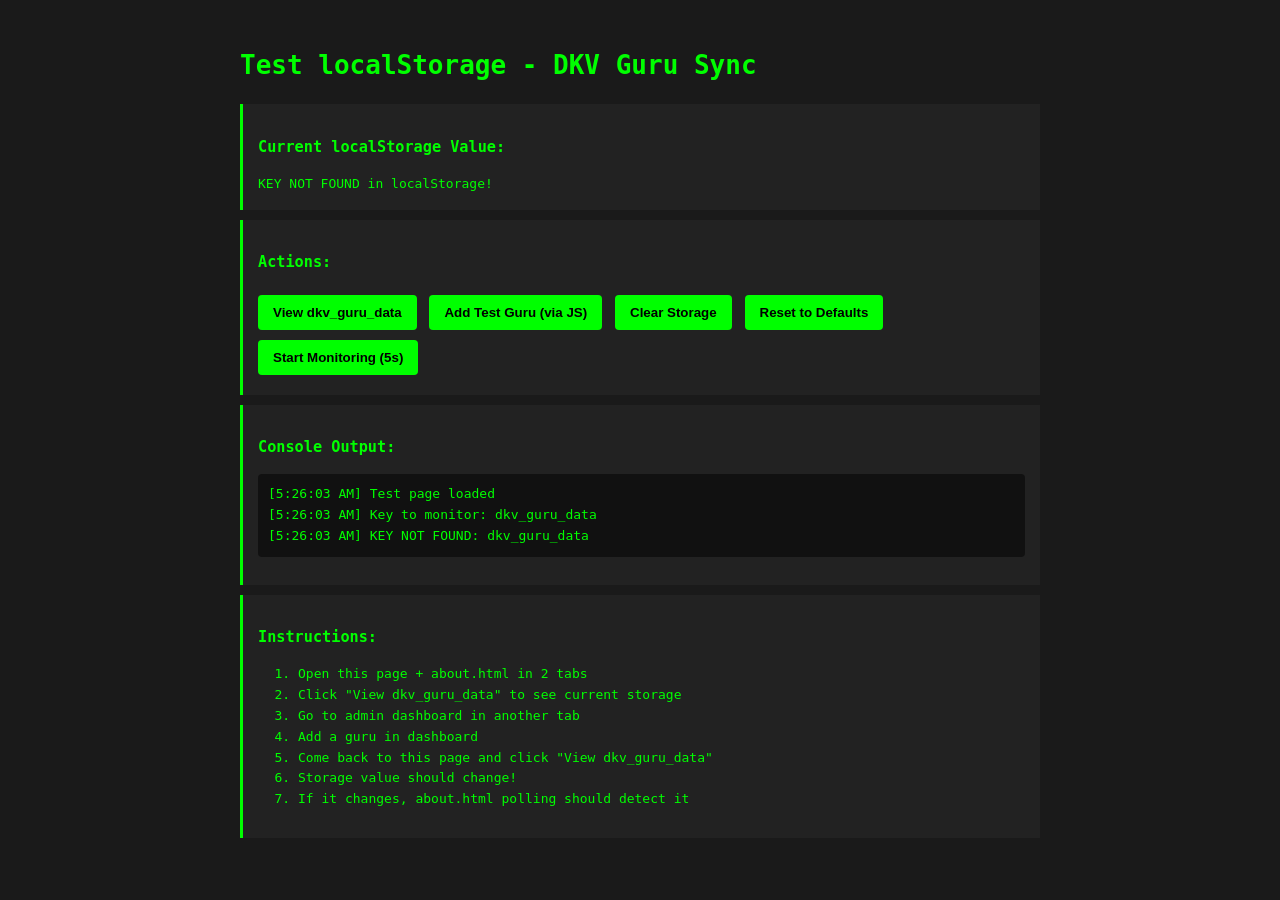
<file: Dkvisionweb/Dummy/user/test-storage.html>
<!DOCTYPE html>
<html lang="id">
<head>
  <meta charset="UTF-8">
  <meta name="viewport" content="width=device-width, initial-scale=1.0">
  <title>Test localStorage - DKV Guru</title>
  <style>
    body {
      font-family: monospace;
      background: #1a1a1a;
      color: #0f0;
      padding: 20px;
      line-height: 1.6;
    }
    .container {
      max-width: 800px;
      margin: 0 auto;
    }
    .section {
      background: #222;
      padding: 15px;
      margin: 10px 0;
      border-left: 3px solid #0f0;
    }
    button {
      background: #0f0;
      color: #000;
      padding: 10px 15px;
      border: none;
      border-radius: 4px;
      cursor: pointer;
      margin: 5px 5px 5px 0;
      font-weight: bold;
    }
    button:hover {
      background: #0a0;
    }
    pre {
      background: #111;
      padding: 10px;
      overflow-x: auto;
      border-radius: 4px;
    }
    .value {
      word-break: break-all;
    }
  </style>
</head>
<body>
  <div class="container">
    <h1>Test localStorage - DKV Guru Sync</h1>
    
    <div class="section">
      <h3>Current localStorage Value:</h3>
      <div id="currentValue" class="value">Loading...</div>
    </div>

    <div class="section">
      <h3>Actions:</h3>
      <button onclick="viewStorageKey()">View dkv_guru_data</button>
      <button onclick="addTestGuru()">Add Test Guru (via JS)</button>
      <button onclick="clearStorage()">Clear Storage</button>
      <button onclick="resetDefaults()">Reset to Defaults</button>
      <button onclick="startMonitoring()">Start Monitoring (5s)</button>
    </div>

    <div class="section">
      <h3>Console Output:</h3>
      <pre id="output"></pre>
    </div>

    <div class="section">
      <h3>Instructions:</h3>
      <ol>
        <li>Open this page + about.html in 2 tabs</li>
        <li>Click "View dkv_guru_data" to see current storage</li>
        <li>Go to admin dashboard in another tab</li>
        <li>Add a guru in dashboard</li>
        <li>Come back to this page and click "View dkv_guru_data"</li>
        <li>Storage value should change!</li>
        <li>If it changes, about.html polling should detect it</li>
      </ol>
    </div>
  </div>

  <script>
    const GURU_KEY = 'dkv_guru_data';
    let monitorInterval = null;

    function log(msg) {
      const output = document.getElementById('output');
      const timestamp = new Date().toLocaleTimeString();
      output.textContent += `[${timestamp}] ${msg}\n`;
      output.scrollTop = output.scrollHeight;
      console.log(`[${timestamp}] ${msg}`);
    }

    function viewStorageKey() {
      const value = localStorage.getItem(GURU_KEY);
      const display = document.getElementById('currentValue');
      
      if (!value) {
        display.innerHTML = 'KEY NOT FOUND in localStorage!';
        log('KEY NOT FOUND: ' + GURU_KEY);
        return;
      }

      try {
        const data = JSON.parse(value);
        display.innerHTML = `
          <strong>Found! (${value.length} characters)</strong><br>
          <strong>Count: ${data.length} guru</strong><br>
          <pre>${JSON.stringify(data, null, 2)}</pre>
        `;
        log(`Storage contains ${data.length} guru - ${value.length} chars`);
      } catch (e) {
        display.innerHTML = `JSON Parse Error: ${e.message}`;
        log('Parse Error: ' + e.message);
      }
    }

    function addTestGuru() {
      try {
        const value = localStorage.getItem(GURU_KEY);
        let data = value ? JSON.parse(value) : [];
        
        const newGuru = {
          id: data.length > 0 ? Math.max(...data.map(g => g.id)) + 1 : 1,
          nama: 'Test Guru ' + new Date().getTime(),
          foto: '',
          mapel: 'Test Mapel',
          status: 'Aktif'
        };
        
        data.unshift(newGuru);
        const jsonString = JSON.stringify(data);
        localStorage.setItem(GURU_KEY, jsonString);
        
        log(`Added test guru: "${newGuru.nama}" - Storage now: ${data.length} guru`);
        viewStorageKey();
      } catch (e) {
        log(`Error adding guru: ${e.message}`);
      }
    }

    function clearStorage() {
      localStorage.removeItem(GURU_KEY);
      log('Cleared dkv_guru_data from localStorage');
      viewStorageKey();
    }

    function resetDefaults() {
      const defaults = [
        { id: 1, nama: 'Drs. Ahmad Wijaya', foto: '', mapel: 'Desain Grafis, Branding', status: 'Aktif' },
        { id: 2, nama: 'Budi Santoso, S.Pd', foto: '', mapel: 'Adobe Suite, Typography', status: 'Aktif' },
        { id: 3, nama: 'Siti Nurhaliza, S.Pd', foto: '', mapel: 'Photography, Photo Editing', status: 'Aktif' },
        { id: 4, nama: 'Reza Pratama, S.Pd', foto: '', mapel: 'Animation, Video Editing', status: 'Aktif' },
        { id: 5, nama: 'Eka Susanti, S.Pd', foto: '', mapel: 'Illustration, Concept Design', status: 'Aktif' },
        { id: 6, nama: 'Hendra Kusuma, S.Pd', foto: '', mapel: 'Web Design, UI/UX, Figma', status: 'Aktif' }
      ];
      localStorage.setItem(GURU_KEY, JSON.stringify(defaults));
      log('Reset to defaults - 6 guru');
      viewStorageKey();
    }

    function startMonitoring() {
      if (monitorInterval) {
        clearInterval(monitorInterval);
        log('Monitoring stopped');
        return;
      }

      let lastValue = localStorage.getItem(GURU_KEY);
      let checkCount = 0;

      log('Starting monitoring for 30 seconds...');
      monitorInterval = setInterval(() => {
        checkCount++;
        const currentValue = localStorage.getItem(GURU_KEY);
        
        if (currentValue !== lastValue) {
          const lastData = lastValue ? JSON.parse(lastValue) : [];
          const currentData = currentValue ? JSON.parse(currentValue) : [];
          log(`CHANGE DETECTED! Check #${checkCount}: ${lastData.length} → ${currentData.length} guru`);
          lastValue = currentValue;
        }
      }, 500);

      setTimeout(() => {
        clearInterval(monitorInterval);
        monitorInterval = null;
        log('Monitoring stopped after 30 seconds');
      }, 30000);
    }
    
    window.addEventListener('load', () => {
      log('Test page loaded');
      log(`Key to monitor: ${GURU_KEY}`);
      viewStorageKey();
    });
  </script>
</body>
</html>
</file>
<file: Dkvisionweb/Dummy/user/styles.css>
/* ============================================================
   DKV — Desain Komunikasi Visual
   Premium CSS v4.0 — Modern · Elegant · Creative
   ============================================================ */

@import url('https://fonts.googleapis.com/css2?family=Plus+Jakarta+Sans:ital,wght@0,300;0,400;0,500;0,600;0,700;0,800;1,400;1,700&family=DM+Sans:ital,opsz,wght@0,9..40,300;0,9..40,400;0,9..40,500;0,9..40,600;1,9..40,400&display=swap');

/* ========== CSS VARIABLES ========== */
:root {
  /* Brand Colors */
  --navy:        #0A1628;
  --navy-mid:    #142040;
  --navy-light:  #1E3060;
  --navy-soft:   #243B72;
  --gold:        #6B0F1A;
  --gold-bright: #9A1A2A;
  --gold-pale:   #F6D8DD;
  --gold-glow:   rgba(107, 15, 26, 0.18);


  /* Neutrals */
  --white:       #FFFFFF;
  --off-white:   #F9FAFB;
  --surface:     #F3F6FB;
  --surface-2:   #EDF1F9;
  --border:      #E1E8F4;
  --border-mid:  #C8D3E8;

  /* Text */
  --text-dark:   #0A1628;
  --text-mid:    #2D3D5C;
  --text-muted:  #6B7FA3;
  --text-light:  #A0B0CC;

  /* Shadows */
  --sh-xs:  0 1px 4px rgba(10,22,40,0.06);
  --sh-sm:  0 2px 12px rgba(10,22,40,0.08);
  --sh-md:  0 8px 32px rgba(10,22,40,0.10);
  --sh-lg:  0 20px 60px rgba(10,22,40,0.13);
  --sh-xl:  0 32px 80px rgba(10,22,40,0.16);
  --sh-gold: 0 8px 32px rgba(107,15,26,0.30);


  /* Radius */
  --r-xs:   4px;
  --r-sm:   8px;
  --r-md:   16px;
  --r-lg:   24px;
  --r-xl:   32px;
  --r-2xl:  48px;
  --r-full: 9999px;

  /* Spacing */
  --sp-1:  4px;
  --sp-2:  8px;
  --sp-3:  12px;
  --sp-4:  16px;
  --sp-5:  24px;
  --sp-6:  32px;
  --sp-7:  48px;
  --sp-8:  64px;
  --sp-9:  80px;
  --sp-10: 96px;
  --sp-11: 120px;

  /* Typography */
  --font-display: 'Plus Jakarta Sans', sans-serif;
  --font-body:    'DM Sans', sans-serif;

  /* Transitions */
  --ease: cubic-bezier(0.4, 0, 0.2, 1);
  --ease-spring: cubic-bezier(0.34, 1.56, 0.64, 1);
  --t-fast: 0.15s;
  --t-mid:  0.28s;
  --t-slow: 0.5s;

  /* Layout */
  --max-w:    1320px;
  --header-h: 72px;
}

/* ========== RESET & BASE ========== */
*, *::before, *::after {
  box-sizing: border-box;
  margin: 0;
  padding: 0;
}

html {
   overflow-y: scroll;
  scroll-behavior: smooth;
  font-size: 16px;
  -webkit-font-smoothing: antialiased;
}

main {
  padding-top: var(--header-h) !important;
  position: relative !important;
  z-index: 1 !important;
}

body {
  font-family: var(--font-body);
  font-size: 1rem;
  line-height: 1.7;
  color: var(--text-mid);
  background: var(--white);
  overflow-x: hidden;
}

img, video { max-width: 100%; height: auto; display: block; }
a { color: inherit; text-decoration: none; }
button { cursor: pointer; font-family: var(--font-body); border: none; background: none; }
ul, ol { list-style: none; }

h1, h2, h3, h4, h5, h6 {
  font-family: var(--font-display);
  color: var(--text-dark);
  line-height: 1.15;
  font-weight: 700;
  letter-spacing: -0.02em;
}

input, textarea, select {
  font-family: var(--font-body);
  font-size: 0.9rem;
}

label {
  display: flex;
  flex-direction: column;
  gap: var(--sp-2);
  font-size: 0.85rem;
  font-weight: 600;
  color: var(--text-mid);
}

label input, label textarea {
  padding: 10px 14px;
  border: 1.5px solid var(--border);
  border-radius: var(--r-sm);
  transition: border-color var(--t-fast);
  margin-top: 4px;
}

label input:focus, label textarea:focus {
  outline: none;
  border-color: var(--gold);
}


/* ========== HERO IMAGE FRAME & SLIDESHOW ========== */
.hero-img-inner {
  position: relative;
  width: 100%;
  aspect-ratio: 4/5;
  border-radius: var(--r-xl);
  overflow: hidden;
  background: var(--navy-mid);
  box-shadow: 0 32px 80px rgba(0,0,0,0.4), 0 0 0 1px rgba(255,255,255,0.06);
}

.hero-img-inner::after {
  content: '';
  position: absolute;
  inset: 0;
  background: linear-gradient(to bottom, transparent 55%, rgba(10,22,40,0.55) 100%);
  z-index: 3;
  pointer-events: none;
}

.hero-img-slideshow {
  position: absolute;
  inset: 0;
  width: 100%;
  height: 100%;
  overflow: hidden;
  z-index: 0;
}

.hero-img-slide {
  position: absolute;
  inset: 0;
  width: 100%;
  height: 100%;
  object-fit: cover;
  opacity: 0;
  z-index: 1;
  transition: opacity 1.2s cubic-bezier(0.4, 0, 0.2, 1);
  will-change: opacity;
}

.hero-img-slide.active {
  opacity: 1;
  z-index: 2;
}



/* ========== BACKGROUND SLIDESHOW ========== */
.background-slideshow {
  position: absolute;
  inset: 0;
  z-index: 0;
  pointer-events: none;
  overflow: hidden;
}

.slide {
  position: absolute;
  inset: 0;
  background-size: cover;
  background-position: center;
  opacity: 0;
  transition: opacity 9s var(--ease);
}

.slide.active { opacity: 0.18; }

.background-overlay {
  position: absolute;
  inset: 0;
  z-index: 0;
  background: rgba(255, 255, 255, 0.92);
  pointer-events: none;
}

/* ========== CONTAINER ========== */
.container {
  width: 100%;
  max-width: var(--max-w);
  margin-inline: auto;
  padding-inline: var(--sp-8);
  position: relative;
  z-index: 2;
}

/* ========== SCROLL ANIMATION ========== */
[data-animate] {
  opacity: 0;
  transform: translateY(28px);
  transition: opacity 0.65s var(--ease), transform 0.65s var(--ease);
}

[data-animate="fadeIn"] {
  transform: scale(0.97) translateY(12px);
}

[data-animate].animated {
  opacity: 1;
  transform: none;
}

/* ========== HEADER ========== */

.site-header {
  position: fixed !important;
  top: 0 !important;
  left: 0 !important;
  right: 0 !important;
  height: var(--header-h);
  z-index: 1000 !important;
  background: rgb(255, 255, 255);
  backdrop-filter: blur(20px);
  -webkit-backdrop-filter: blur(20px);
  border-bottom: 1px solid rgba(225, 232, 244, 0.6);
  transition: background var(--t-mid), box-shadow var(--t-mid);
  width: 100% !important;
  transform: none !important;
}

/* ========== BACKGROUND SLIDESHOW (DI BELAKANG HERO) ========== */
.background-slideshow {
  position: absolute;
  top: 0;
  left: 0;
  width: 100%;
  height: 100%;
  z-index: 0;
  pointer-events: none;
  overflow: hidden;
}

.bg-slide {
  position: absolute;
  top: 0;
  left: 0;
  width: 100%;
  height: 100%;
  background-size: cover;
  background-position: center;
  opacity: 0;
  transition: opacity 1.2s ease-in-out;
}

.bg-slide.active {
  opacity: 0.3;
}

.background-overlay {
  position: absolute;
  top: 0;
  left: 0;
  width: 100%;
  height: 100%;
  z-index: 1;
  background: linear-gradient(145deg, rgba(10,22,40,0.85) 0%, rgba(20,32,64,0.78) 100%);
  pointer-events: none;
}

/* Hapus gambar lama yang tidak dipakai */
.hero-img-inner > img:not(.hero-img-slide) {
  display: none;
}

/* ===== UNIFIKE HEADER DI SEMUA HALAMAN ===== */
.site-header {
  position: fixed !important;
  inset: 0 0 auto 0 !important;
  width: 100% !important;
  z-index: 1000 !important;
  background: rgb(255, 255, 255) !important;
  backdrop-filter: blur(20px) !important;
}

body main {
  padding-top: var(--header-h, 72px) !important;
  position: relative !important;
  z-index: 2 !important;
}

body .mobile-nav-overlay {
  z-index: 1100 !important;
  position: fixed !important;
}

.site-header.scrolled {
  background: rgba(255, 255, 255, 0.97);
  box-shadow: 0 4px 24px rgba(10,22,40,0.08);
}

.site-header .container {
  max-width: var(--max-w);
  width: min(100%, var(--max-w));
  margin-inline: auto;
  padding-inline: 48px !important;
  height: 100%;
  display: flex;
  align-items: center;
  justify-content: space-between;
  gap: var(--sp-5);
}

/* Logo */
.logo {
  display: flex;
  align-items: center;
  gap: var(--sp-3);
  flex-shrink: 0;
  text-decoration: none;
}

.logo-mark {
  width: 42px;
  height: 42px;
  background: linear-gradient(135deg, var(--navy) 0%, var(--navy-light) 100%);
  border-radius: var(--r-sm);
  display: flex;
  align-items: center;
  justify-content: center;
  flex-shrink: 0;
  box-shadow: 0 4px 14px rgba(10,22,40,0.2);
}

.logo-mark span {
  font-family: var(--font-display);
  font-size: 0.95rem;
  font-weight: 800;
  color: var(--gold-bright);
  letter-spacing: 0.05em;
}

.logo-text {
  display: flex;
  flex-direction: column;
  line-height: 1.1;
}

.logo-name {
  font-family: var(--font-display);
  font-weight: 700;
  font-size: 0.95rem;
  color: var(--navy);
  letter-spacing: -0.01em;
}

.logo-tagline {
  font-size: 0.65rem;
  color: var(--text-muted);
  font-weight: 400;
  text-transform: uppercase;
  letter-spacing: 0.08em;
}

/* Desktop Nav */
.main-nav {
  display: flex;
  align-items: center;
  gap: 2px;
  flex-wrap: wrap;
}

.nav-link {
  position: relative;
  padding: 7px 14px;
  border-radius: var(--r-sm);
  font-family: var(--font-body);
  font-size: 0.855rem;
  font-weight: 500;
  color: var(--text-mid);
  transition: all var(--t-fast) var(--ease);
  white-space: nowrap;
}

.nav-link::after {
  content: '';
  position: absolute;
  bottom: 5px;
  left: 14px;
  right: 14px;
  height: 2px;
  background: var(--gold);
  border-radius: 2px;
  transform: scaleX(0);
  transform-origin: center;
  transition: transform var(--t-mid) var(--ease);
}

.nav-link:hover {
  color: var(--navy);
  background: var(--surface);
}

.nav-link:hover::after,
.nav-link.active::after {
  transform: scaleX(1);
}

.nav-link.active {
  color: var(--navy);
  font-weight: 600;
}

.nav-external {
  background: var(--navy);
  color: var(--white) !important;
  border-radius: var(--r-sm);
  padding: 7px 14px;
  margin-left: var(--sp-2);
  transition: background var(--t-fast), transform var(--t-fast);
}

.nav-external::after { display: none; }

.nav-external:hover {
  background: var(--gold) !important;
  transform: translateY(-1px);
  color: var(--white) !important;
}

.nav-external i { opacity: 0.75; }

/* Hamburger */
.hamburger {
  display: none;
  flex-direction: column;
  gap: 5px;
  padding: 8px;
  border-radius: var(--r-sm);
  transition: background var(--t-fast);
}

.hamburger:hover { background: var(--surface); }

.hamburger span {
  display: block;
  width: 22px;
  height: 2px;
  background: var(--navy);
  border-radius: 2px;
  transition: all var(--t-mid) var(--ease);
  transform-origin: center;
}

.hamburger.active span:nth-child(1) { transform: rotate(45deg) translate(5px, 5px); }
.hamburger.active span:nth-child(2) { opacity: 0; transform: scaleX(0); }
.hamburger.active span:nth-child(3) { transform: rotate(-45deg) translate(5px, -5px); }

/* ===== MOBILE NAV ===== */
.mobile-nav-overlay {
  display: none;
  position: fixed;
  inset: 0;
  background: rgba(10,22,40,0.55);
  z-index: 1100;
  backdrop-filter: blur(4px);
  opacity: 0;
  transition: opacity var(--t-mid);
}

.mobile-nav-overlay.open {
  display: block;
  opacity: 1;
}

.mobile-nav {
  position: fixed;
  top: 0;
  right: -340px;
  width: 320px;
  height: 100dvh;
  background: var(--white);
  z-index: 1200;
  overflow-y: auto;
  transition: right var(--t-mid) var(--ease);
  display: flex;
  flex-direction: column;
  box-shadow: -8px 0 40px rgba(10,22,40,0.14);
}

.mobile-nav.open { right: 0; }

.mobile-nav-header {
  display: flex;
  align-items: center;
  justify-content: space-between;
  padding: 20px var(--sp-5);
  border-bottom: 1px solid var(--border);
}

.mobile-nav-close {
  width: 36px;
  height: 36px;
  border-radius: var(--r-sm);
  border: 1.5px solid var(--border);
  display: flex;
  align-items: center;
  justify-content: center;
  font-size: 1.1rem;
  color: var(--text-mid);
  transition: all var(--t-fast);
}

.mobile-nav-close:hover {
  background: var(--surface);
  border-color: var(--border-mid);
}

.mobile-nav-links {
  flex: 1;
  padding: var(--sp-4) var(--sp-3);
  display: flex;
  flex-direction: column;
  gap: 2px;
}

.mobile-nav-link {
  display: flex;
  align-items: center;
  gap: var(--sp-3);
  padding: 13px var(--sp-4);
  border-radius: var(--r-md);
  font-size: 0.95rem;
  font-weight: 500;
  color: var(--text-mid);
  transition: all var(--t-fast);
}

.mobile-nav-link i {
  width: 20px;
  text-align: center;
  color: var(--text-light);
  transition: color var(--t-fast);
}

.mobile-nav-link:hover,
.mobile-nav-link.active {
  background: var(--gold-pale);
  color: var(--navy);
}

.mobile-nav-link:hover i,
.mobile-nav-link.active i {
  color: var(--gold);
}

.mobile-nav-social {
  padding: var(--sp-5);
  border-top: 1px solid var(--border);
  display: flex;
  gap: var(--sp-3);
  justify-content: center;
}

.mobile-social-btn {
  width: 40px;
  height: 40px;
  border-radius: var(--r-sm);
  background: var(--surface);
  display: flex;
  align-items: center;
  justify-content: center;
  font-size: 1rem;
  color: var(--text-mid);
  transition: all var(--t-fast);
  border: 1px solid var(--border);
}

.mobile-social-btn:hover {
  background: var(--navy);
  color: var(--white);
  border-color: var(--navy);
  transform: translateY(-2px);
}

/* ========== BUTTONS ========== */
.btn-primary {
  display: inline-flex;
  align-items: center;
  gap: var(--sp-2);
  padding: 13px 28px;
  border-radius: var(--r-full);
  font-family: var(--font-display);
  font-weight: 600;
  font-size: 0.88rem;
  letter-spacing: 0.02em;
  background: linear-gradient(135deg, var(--gold) 0%, var(--gold-bright) 100%);
  color: var(--white);
  border: none;
  cursor: pointer;
  transition: all var(--t-fast) var(--ease);
  box-shadow: 0 4px 20px rgba(107,15,26,0.30);

  text-decoration: none;
}

.btn-primary:hover {
  transform: translateY(-2px);
  box-shadow: 0 8px 28px rgba(200, 42, 42, 0.45);
}

.btn-primary span { flex: 1; }

.btn-ghost {
  display: inline-flex;
  align-items: center;
  gap: var(--sp-2);
  padding: 12px 24px;
  border-radius: var(--r-full);
  font-family: var(--font-display);
  font-weight: 600;
  font-size: 0.88rem;
  background: rgba(255,255,255,0.08);
  border: 1.5px solid rgba(255,255,255,0.25);
  color: var(--white);
  cursor: pointer;
  transition: all var(--t-fast) var(--ease);
  backdrop-filter: blur(8px);
  text-decoration: none;
}

.btn-ghost:hover {
  background: rgba(255,255,255,0.15);
  border-color: rgba(255,255,255,0.5);
  transform: translateY(-2px);
}

.btn-outline {
  display: inline-flex;
  align-items: center;
  justify-content: center;
  gap: var(--sp-2);
  padding: 10px 22px;
  border-radius: var(--r-full);
  font-weight: 600;
  font-size: 0.875rem;
  background: transparent;
  border: 1.5px solid var(--border-mid);
  color: var(--text-mid);
  cursor: pointer;
  transition: all var(--t-fast);
  text-decoration: none;
}

.btn-outline:hover {
  border-color: var(--gold);
  color: var(--gold);
  transform: translateY(-2px);
}

.btn-outline-dark {
  display: inline-flex;
  align-items: center;
  gap: var(--sp-2);
  padding: 13px 28px;
  border-radius: var(--r-full);
  font-family: var(--font-display);
  font-weight: 600;
  font-size: 0.88rem;
  background: transparent;
  border: 2px solid var(--navy);
  color: var(--navy);
  cursor: pointer;
  transition: all var(--t-fast) var(--ease);
  text-decoration: none;
}

.btn-outline-dark:hover {
  background: var(--navy);
  color: var(--white);
  transform: translateY(-2px);
}

/* ========== SECTION HEADER ========== */
.section-header {
  text-align: center;
  max-width: 600px;
  margin-inline: auto;
  margin-bottom: var(--sp-9);
}

.section-label {
  display: inline-flex;
  align-items: center;
  gap: var(--sp-2);
  font-family: var(--font-display);
  font-size: 0.72rem;
  font-weight: 700;
  letter-spacing: 0.18em;
  text-transform: uppercase;
  color: var(--gold);
  margin-bottom: var(--sp-3);
  padding: 5px 14px;
  background: var(--gold-pale);
  border-radius: var(--r-full);
  border: 1px solid rgba(200,146,42,0.2);
}

.section-title {
  font-family: var(--font-display);
  font-size: clamp(1.9rem, 3.5vw, 2.8rem);
  font-weight: 800;
  color: var(--navy);
  margin-bottom: var(--sp-4);
  line-height: 1.15;
}

.section-title em {
  font-style: italic;
  color: var(--gold);
}

.section-desc {
  font-size: 1rem;
  color: var(--text-muted);
  line-height: 1.75;
  max-width: 480px;
  margin-inline: auto;
}

/* ========== HERO SECTION ========== */
.hero {
  min-height: 100svh;
  display: flex;
  align-items: center;
  position: relative;
  overflow: hidden;
  padding-top: calc(var(--header-h) + var(--sp-10));
  padding-bottom: var(--sp-10);
  background: linear-gradient(145deg, #0A1628 0%, #142040 45%, #1A2F5E 80%, #0A1628 100%);
}

.hero-noise {
  position: absolute;
  inset: 0;
  background-image: url("data:image/svg+xml,%3Csvg viewBox='0 0 200 200' xmlns='http://www.w3.org/2000/svg'%3E%3Cfilter id='noise'%3E%3CfeTurbulence type='fractalNoise' baseFrequency='0.9' numOctaves='4' stitchTiles='stitch'/%3E%3C/filter%3E%3Crect width='100%25' height='100%25' filter='url(%23noise)' opacity='0.04'/%3E%3C/svg%3E");
  opacity: 0.35;
  pointer-events: none;
}

.hero-grid-bg {
  position: absolute;
  inset: 0;
  background-image:
    linear-gradient(rgba(255,255,255,0.03) 1px, transparent 1px),
    linear-gradient(90deg, rgba(255,255,255,0.03) 1px, transparent 1px);
  background-size: 60px 60px;
  pointer-events: none;
  z-index: 1;
}

.hero::before {
  content: '';
  position: absolute;
  top: -200px;
  right: -100px;
  width: 700px;
  height: 700px;
  background: radial-gradient(circle, rgba(200,146,42,0.12) 0%, transparent 70%);
  pointer-events: none;
}

.hero::after {
  content: '';
  position: absolute;
  bottom: -150px;
  left: -100px;
  width: 500px;
  height: 500px;
  background: radial-gradient(circle, rgba(30,48,96,0.6) 0%, transparent 70%);
  pointer-events: none;
}

.hero-layout {
  display: grid;
  grid-template-columns: 1fr 1fr;
  gap: var(--sp-10);
  align-items: center;
}

/* Hero Content */
.hero-content { max-width: 580px; }

.hero-eyebrow {
  display: flex;
  align-items: center;
  gap: var(--sp-3);
  margin-bottom: var(--sp-6);
}

.eyebrow-dot {
  width: 8px;
  height: 8px;
  background: var(--gold);
  border-radius: 50%;
  flex-shrink: 0;
  animation: pulse-dot 2s ease infinite;
  box-shadow: 0 0 0 0 rgba(200,146,42,0.4);
}

@keyframes pulse-dot {
  0%, 100% { box-shadow: 0 0 0 0 rgba(200,146,42,0.4); }
  50% { box-shadow: 0 0 0 8px rgba(200,146,42,0); }
}

.hero-eyebrow span:not(.eyebrow-dot):not(.eyebrow-line) {
  font-family: var(--font-display);
  font-size: 0.72rem;
  font-weight: 700;
  letter-spacing: 0.2em;
  text-transform: uppercase;
  color: var(--gold-bright);
}

.eyebrow-line {
  flex: 1;
  height: 1px;
  background: linear-gradient(90deg, rgba(200,146,42,0.4), transparent);
}

.hero-title {
  font-family: var(--font-display);
  font-size: clamp(2.8rem, 5.5vw, 4.5rem);
  line-height: 1.05;
  margin-bottom: var(--sp-4);
  display: flex;
  flex-direction: column;
}

.hero-title-main {
  color: rgba(255,255,255,0.55);
  font-weight: 400;
  font-size: 0.6em;
  letter-spacing: 0.12em;
  text-transform: uppercase;
  margin-bottom: 4px;
}

.hero-title-accent {
  color: var(--white);
  font-weight: 800;
  line-height: 1;
}

.hero-title-bold {
  color: var(--gold-bright);
  font-weight: 800;
  font-style: italic;
  line-height: 1;
}

.hero-subtitle {
  font-size: 0.82rem;
  color: rgba(255,255,255,0.45);
  letter-spacing: 0.22em;
  text-transform: uppercase;
  margin-bottom: var(--sp-5);
  font-weight: 500;
}

.hero-desc {
  font-size: 1.05rem;
  color: rgba(255,255,255,0.72);
  line-height: 1.8;
  margin-bottom: var(--sp-7);
  max-width: 480px;
}

.hero-actions {
  display: flex;
  gap: var(--sp-4);
  flex-wrap: wrap;
  margin-bottom: var(--sp-8);
}

.hero-stats {
  display: flex;
  align-items: center;
  gap: var(--sp-5);
  padding-top: var(--sp-6);
  border-top: 1px solid rgba(255,255,255,0.1);
}

.hero-stat {}

.stat-num {
  font-family: var(--font-display);
  font-size: 1.8rem;
  font-weight: 800;
  color: var(--white);
  line-height: 1;
  margin-bottom: 2px;
}

.stat-num span {
  color: var(--gold-bright);
  font-size: 1.2rem;
}

.stat-label {
  font-size: 0.72rem;
  color: rgba(255,255,255,0.45);
  text-transform: uppercase;
  letter-spacing: 0.08em;
  font-weight: 500;
}

.stat-divider {
  width: 1px;
  height: 40px;
  background: rgba(255,255,255,0.12);
  flex-shrink: 0;
}



/* Hero Visual */
.hero-visual {
  display: flex;
  justify-content: center;
  align-items: center;
  position: relative;
  z-index: 3;
}

.hero-img-frame {
  position: relative;
  width: 100%;
  max-width: 480px;
  z-index: 3;
  overflow: visible;
}

.hero-img-inner {
  position: relative;
  width: 100%;
  aspect-ratio: 4/5;
  border-radius: var(--r-xl);
  overflow: hidden;
  background: var(--navy-mid);
  box-shadow: 0 32px 80px rgba(0,0,0,0.4), 0 0 0 1px rgba(255,255,255,0.06);
  position: relative;
}

.hero-img-inner::after {
  content: '';
  position: absolute;
  inset: 0;
  background: linear-gradient(to bottom, transparent 40%, rgba(10,22,40,0.5) 100%);
}

.hero-img-inner img {
  width: 100%;
  height: 100%;
  object-fit: cover;
  opacity: 0.85;
}

.hero-img-badge {
  position: absolute;
  bottom: -20px;
  left: -24px;
  background: var(--white);
  border-radius: var(--r-md);
  padding: 14px 18px;
  display: flex;
  align-items: center;
  gap: var(--sp-3);
  box-shadow: var(--sh-lg);
  border: 1px solid var(--border);
  animation: float 4s ease-in-out infinite;
  z-index: 10;
  pointer-events: auto;
}

@keyframes float {
  0%, 100% { transform: translateY(0); }
  50% { transform: translateY(-8px); }
}

.badge-icon { font-size: 1.5rem; }

.badge-title {
  font-size: 0.65rem;
  text-transform: uppercase;
  letter-spacing: 0.1em;
  color: var(--text-muted);
  font-weight: 600;
}

.badge-value {
  font-family: var(--font-display);
  font-size: 1.3rem;
  font-weight: 800;
  color: var(--navy);
  line-height: 1;
}

.hero-img-tag {
  position: absolute;
  top: 20px;
  right: -16px;
  background: linear-gradient(135deg, var(--gold) 0%, var(--gold-bright) 100%);
  color: var(--white);
  padding: 8px 16px;
  border-radius: var(--r-full);
  font-size: 0.72rem;
  font-weight: 700;
  display: flex;
  align-items: center;
  gap: 6px;
  box-shadow: var(--sh-gold);
  white-space: nowrap;
  letter-spacing: 0.03em;
  z-index: 10;
  pointer-events: auto;
}

.hero-img-dots {
  position: absolute;
  bottom: 40px;
  right: -32px;
  width: 80px;
  height: 80px;
  background-image: radial-gradient(circle, rgba(200,146,42,0.5) 1.5px, transparent 1.5px);
  background-size: 14px 14px;
}

/* Scroll Hint */
.hero-scroll-hint {
  position: absolute;
  bottom: var(--sp-7);
  left: 50%;
  transform: translateX(-50%);
  display: flex;
  flex-direction: column;
  align-items: center;
  gap: var(--sp-2);
  color: rgba(255,255,255,0.35);
  font-size: 0.68rem;
  letter-spacing: 0.18em;
  text-transform: uppercase;
  z-index: 10;
}

.scroll-line {
  width: 1px;
  height: 40px;
  background: linear-gradient(to bottom, rgba(255,255,255,0.3), transparent);
  animation: scroll-line 2s ease-in-out infinite;
}

@keyframes scroll-line {
  0%, 100% { opacity: 0.3; transform: scaleY(1); }
  50% { opacity: 0.8; transform: scaleY(0.6); }
}

/* ========== SECTIONS GENERAL ========== */
section {
  position: relative;
  z-index: 2;
}

/* ========== KEUNGGULAN SECTION ========== */
.section-keunggulan {
  background: var(--white);
  padding-block: var(--sp-11);
}

.keunggulan-grid {
  display: grid;
  grid-template-columns: repeat(3, 1fr);
  gap: var(--sp-5);
}

.keunggulan-card {
  background: var(--white);
  border: 1.5px solid var(--border);
  border-radius: var(--r-lg);
  padding: var(--sp-7) var(--sp-6);
  position: relative;
  overflow: hidden;
  transition: all var(--t-mid) var(--ease);
  cursor: default;
}

.keunggulan-card::before {
  content: '';
  position: absolute;
  inset: 0;
  background: linear-gradient(135deg, var(--gold-pale) 0%, rgba(253,246,232,0) 60%);
  opacity: 0;
  transition: opacity var(--t-mid);
}

.keunggulan-card:hover {
  border-color: rgba(200,146,42,0.3);
  transform: translateY(-8px);
  box-shadow: var(--sh-lg);
}

.keunggulan-card:hover::before { opacity: 1; }

.keunggulan-card.featured {
  background: linear-gradient(145deg, var(--navy) 0%, var(--navy-mid) 100%);
  border-color: transparent;
  box-shadow: var(--sh-xl);
}

.keunggulan-card.featured h3 { color: var(--white); }
.keunggulan-card.featured p { color: rgba(255,255,255,0.65); }
.keunggulan-card.featured .keunggulan-card-num { color: rgba(255,255,255,0.15); }
.keunggulan-card.featured .keunggulan-arrow { color: var(--gold-bright); border-color: rgba(255,255,255,0.15); }
.keunggulan-card.featured::before { display: none; }

.keunggulan-card-num {
  font-family: var(--font-display);
  font-size: 3.5rem;
  font-weight: 800;
  color: var(--border);
  line-height: 1;
  margin-bottom: var(--sp-4);
  transition: color var(--t-mid);
}

.keunggulan-card:hover .keunggulan-card-num { color: rgba(200,146,42,0.15); }

.keunggulan-icon {
  font-size: 2rem;
  margin-bottom: var(--sp-4);
  display: inline-block;
}

.keunggulan-card h3 {
  font-size: 1.15rem;
  font-weight: 700;
  color: var(--navy);
  margin-bottom: var(--sp-3);
}

.keunggulan-card p {
  font-size: 0.9rem;
  color: var(--text-muted);
  line-height: 1.7;
}

.keunggulan-arrow {
  width: 36px;
  height: 36px;
  border: 1.5px solid var(--border-mid);
  border-radius: var(--r-sm);
  display: flex;
  align-items: center;
  justify-content: center;
  color: var(--text-light);
  margin-top: var(--sp-5);
  transition: all var(--t-fast);
}

.keunggulan-card:hover:not(.featured) .keunggulan-arrow {
  background: var(--gold);
  border-color: var(--gold);
  color: var(--white);
  transform: translateX(4px);
}

/* ========== MULTIMEDIA SECTION ========== */
.section-multimedia {
  background: var(--surface);
  padding-block: var(--sp-11);
}

.multimedia-grid {
  display: grid;
  grid-template-columns: 1.3fr 1fr 1fr;
  gap: var(--sp-5);
}

.media-card {
  background: var(--white);
  border: 1.5px solid var(--border);
  border-radius: var(--r-lg);
  padding: var(--sp-6) var(--sp-6);
  text-align: left;
  transition: all var(--t-mid) var(--ease);
  position: relative;
  overflow: hidden;
}

.media-card::after {
  content: '';
  position: absolute;
  bottom: 0;
  left: 0;
  right: 0;
  height: 3px;
  background: linear-gradient(90deg, var(--gold), var(--gold-bright));
  transform: scaleX(0);
  transform-origin: left;
  transition: transform var(--t-mid);
}

.media-card:hover {
  transform: translateY(-6px);
  box-shadow: var(--sh-lg);
  border-color: rgba(200,146,42,0.2);
}

.media-card:hover::after { transform: scaleX(1); }

.media-card.primary-media {
  background: linear-gradient(145deg, var(--navy) 0%, var(--navy-light) 100%);
  border-color: transparent;
}

.media-card.primary-media::after { background: linear-gradient(90deg, var(--gold), var(--gold-bright)); }

.media-card.primary-media h3 { color: var(--white); }
.media-card.primary-media p { color: rgba(255,255,255,0.62); }
.media-card.primary-media .media-card-icon { background: rgba(255,255,255,0.08); color: #FF4444; border-color: rgba(255,255,255,0.1); }

.media-card-icon {
  width: 54px;
  height: 54px;
  background: var(--surface-2);
  border: 1.5px solid var(--border);
  border-radius: var(--r-md);
  display: flex;
  align-items: center;
  justify-content: center;
  font-size: 1.3rem;
  color: var(--gold);
  margin-bottom: var(--sp-5);
  transition: all var(--t-fast);
}

.media-card:not(.primary-media):hover .media-card-icon {
  background: var(--gold-pale);
  border-color: rgba(200,146,42,0.25);
  color: var(--gold);
  transform: scale(1.05);
}

.media-card h3 {
  font-size: 1.05rem;
  font-weight: 700;
  color: var(--navy);
  margin-bottom: var(--sp-3);
}

.media-card p {
  font-size: 0.88rem;
  color: var(--text-muted);
  line-height: 1.7;
  margin-bottom: var(--sp-5);
}

.media-card-btn {
  display: inline-flex;
  align-items: center;
  gap: var(--sp-2);
  font-size: 0.82rem;
  font-weight: 700;
  font-family: var(--font-display);
  letter-spacing: 0.03em;
  color: var(--gold-bright);
  text-decoration: none;
  transition: gap var(--t-fast);
}

.media-card-btn:hover { gap: var(--sp-3); }

/* ========== NEWS SECTION ========== */
.section-news {
  background: var(--white);
  padding-block: var(--sp-11);
}

#newsList,
#productsList {
  display: grid;
  grid-template-columns: repeat(auto-fill, minmax(300px, 1fr));
  gap: var(--sp-5);
  margin-bottom: var(--sp-7);
}

/* Hapus #portfolioList dari atas, lalu tambahkan ini: */
#portfolioList {
  display: block;
  margin-bottom: var(--sp-7);
}

#newsList > div,
#portfolioList > div,
#productsList > div {
  background: var(--white);
  border: 1.5px solid var(--border);
  border-radius: var(--r-lg);
  overflow: hidden;
  transition: all var(--t-mid) var(--ease);
  position: relative;
}

#newsList > div:hover,
#portfolioList > div:hover,
#productsList > div:hover {
  transform: translateY(-8px);
  box-shadow: var(--sh-lg);
  border-color: rgba(200,146,42,0.2);
}

#newsList img,
#portfolioList img,
#productsList img {
  width: 100%;
  height: 210px;
  object-fit: cover;
  transition: transform var(--t-slow) var(--ease);
}

#newsList > div:hover img,
#portfolioList > div:hover img,
#productsList > div:hover img {
  transform: scale(1.05);
}

#newsList h3,
#portfolioList h3,
#productsList h3,
#newsList h4,
#portfolioList h4,
#productsList h4 {
  padding: var(--sp-5) var(--sp-5) var(--sp-2);
  font-size: 1rem;
  font-family: var(--font-display);
  color: var(--navy);
}

#newsList p,
#portfolioList p,
#productsList p {
  padding: 0 var(--sp-5) var(--sp-5);
  color: var(--text-muted);
  font-size: 0.875rem;
  line-height: 1.65;
}

.news-cta {
  text-align: center;
  padding-top: var(--sp-4);
}

/* ========== SOCIAL SECTION ========== */
.section-social {
  background: var(--navy);
  padding-block: var(--sp-8);
}

.social-strip {
  display: flex;
  align-items: center;
  justify-content: space-between;
  gap: var(--sp-6);
  flex-wrap: wrap;
}

.social-strip-text h3 {
  font-family: var(--font-display);
  font-size: 1.3rem;
  font-weight: 700;
  color: var(--white);
  margin-bottom: 4px;
}

.social-strip-text p {
  font-size: 0.88rem;
  color: rgba(255,255,255,0.5);
}

.social-icons-row {
  display: flex;
  gap: var(--sp-3);
}

.social-icon-btn {
  width: 52px;
  height: 52px;
  border-radius: var(--r-md);
  background: rgba(255,255,255,0.07);
  border: 1.5px solid rgba(255,255,255,0.1);
  display: flex;
  align-items: center;
  justify-content: center;
  font-size: 1.2rem;
  color: rgba(255,255,255,0.7);
  text-decoration: none;
  transition: all var(--t-fast) var(--ease-spring);
  position: relative;
}

.social-icon-btn::before {
  content: attr(data-tooltip);
  position: absolute;
  bottom: calc(100% + 10px);
  left: 50%;
  transform: translateX(-50%);
  background: var(--white);
  color: var(--navy);
  padding: 4px 10px;
  border-radius: var(--r-sm);
  font-size: 0.68rem;
  font-weight: 700;
  white-space: nowrap;
  opacity: 0;
  pointer-events: none;
  transition: opacity var(--t-fast);
  letter-spacing: 0.05em;
  box-shadow: var(--sh-sm);
}

.social-icon-btn:hover::before { opacity: 1; }

.social-icon-btn.instagram:hover  { background: linear-gradient(135deg, #f09433 0%,#e6683c 25%,#dc2743 50%,#cc2366 75%,#bc1888 100%); border-color: transparent; color: white; transform: translateY(-4px) scale(1.1); }
.social-icon-btn.facebook:hover   { background: #1877F2; border-color: transparent; color: white; transform: translateY(-4px) scale(1.1); }
.social-icon-btn.youtube:hover    { background: #FF0000; border-color: transparent; color: white; transform: translateY(-4px) scale(1.1); }
.social-icon-btn.tiktok:hover     { background: #000; border-color: #69C9D0; color: white; transform: translateY(-4px) scale(1.1); box-shadow: 0 0 20px rgba(105,201,208,0.4); }

/* ========== FOOTER ========== */
.site-footer {
  background: var(--navy);
  position: relative;
  z-index: 2;
}

.footer-top {
  padding: var(--sp-11) 0 var(--sp-8);
  border-bottom: 1px solid rgba(255,255,255,0.07);
}

.footer-grid {
  display: grid;
  grid-template-columns: 1.6fr repeat(3, 1fr);
  gap: var(--sp-8);
}

.footer-brand {}

.footer-brand .logo-name { color: var(--white); }
.footer-brand .logo-tagline { color: rgba(255,255,255,0.35); }

.footer-brand-desc {
  font-size: 0.875rem;
  color: rgba(255,255,255,0.45);
  line-height: 1.8;
  margin-top: var(--sp-5);
  max-width: 260px;
}

.footer-socials {
  display: flex;
  gap: var(--sp-2);
  margin-top: var(--sp-5);
}

.footer-social {
  width: 36px;
  height: 36px;
  background: rgba(255,255,255,0.07);
  border: 1px solid rgba(255,255,255,0.1);
  border-radius: var(--r-sm);
  display: flex;
  align-items: center;
  justify-content: center;
  font-size: 0.9rem;
  color: rgba(255,255,255,0.5);
  transition: all var(--t-fast) var(--ease);
  text-decoration: none;
}

.footer-social:hover {
  background: var(--gold);
  border-color: var(--gold);
  color: var(--white);
  transform: translateY(-3px);
}

.footer-col {}

.footer-col-title {
  font-family: var(--font-display);
  font-size: 0.72rem;
  font-weight: 700;
  color: rgba(255,255,255,0.9);
  text-transform: uppercase;
  letter-spacing: 0.14em;
  margin-bottom: var(--sp-5);
}

.footer-links {
  display: flex;
  flex-direction: column;
  gap: var(--sp-2);
}

.footer-links a {
  display: flex;
  align-items: center;
  gap: var(--sp-2);
  font-size: 0.875rem;
  color: rgba(255,255,255,0.42);
  transition: all var(--t-fast);
  text-decoration: none;
}

.footer-links a i {
  font-size: 0.6rem;
  color: var(--gold);
  opacity: 0;
  transform: translateX(-4px);
  transition: all var(--t-fast);
}

.footer-links a:hover {
  color: rgba(255,255,255,0.85);
  padding-left: 4px;
}

.footer-links a:hover i {
  opacity: 1;
  transform: translateX(0);
}

.footer-contact-items {
  display: flex;
  flex-direction: column;
  gap: var(--sp-4);
}

.footer-contact-item {
  display: flex;
  align-items: flex-start;
  gap: var(--sp-3);
}

.footer-contact-item i {
  color: var(--gold);
  font-size: 0.85rem;
  margin-top: 3px;
  flex-shrink: 0;
}

.footer-contact-item a,
.footer-contact-item span {
  font-size: 0.84rem;
  color: rgba(255,255,255,0.42);
  transition: color var(--t-fast);
  text-decoration: none;
  line-height: 1.5;
}

.footer-contact-item a:hover { color: rgba(255,255,255,0.85); }

.footer-bottom {
  padding: var(--sp-5) 0;
}

.footer-bottom .container {
  display: flex;
  align-items: center;
  justify-content: space-between;
  gap: var(--sp-4);
}

.footer-bottom small {
  font-size: 0.78rem;
  color: rgba(255,255,255,0.28);
}

.footer-bottom-links {
  display: flex;
  align-items: center;
  gap: var(--sp-3);
  font-size: 0.78rem;
}

.footer-bottom-links a {
  color: rgba(255,255,255,0.28);
  text-decoration: none;
  transition: color var(--t-fast);
}

.footer-bottom-links a:hover { color: rgba(255,255,255,0.65); }

.footer-dot { color: rgba(255,255,255,0.15); }

/* ========== PAGE HEADER ========== */
.page-header {
  padding-top: calc(var(--header-h) + var(--sp-9));
  padding-bottom: var(--sp-9);
  background: linear-gradient(145deg, var(--navy) 0%, var(--navy-mid) 60%, var(--navy-light) 100%);
  text-align: center;
  position: relative;
  z-index: 2;
  border-bottom: 1px solid rgba(200, 146, 42, 0.25);
  overflow: hidden;
}

.page-header::before {
  content: '';
  position: absolute;
  top: -100px;
  right: -100px;
  width: 400px;
  height: 400px;
  background: radial-gradient(circle, rgba(200,146,42,0.1) 0%, transparent 70%);
  pointer-events: none;
}

.page-header .section-title { color: var(--white); }
.page-header .section-desc { color: rgba(255,255,255,0.65); }
.page-header .section-label { background: rgba(200,146,42,0.15); border-color: rgba(200,146,42,0.3); }

/* ========== ABOUT HERO ========== */
.about-hero {
  padding-top: calc(var(--header-h) + var(--sp-10));
  padding-bottom: var(--sp-10);
  background: linear-gradient(145deg, var(--navy) 0%, var(--navy-mid) 50%, var(--navy-light) 100%);
  color: var(--white);
  text-align: center;
  position: relative;
  z-index: 2;
  border-bottom: 1px solid rgba(200, 146, 42, 0.25);
}

.about-hero .section-title { color: var(--white); }
.about-hero .section-desc { color: rgba(255,255,255,0.65); }

/* ========== VISI MISI ========== */
.visi-misi-grid {
  display: grid;
  grid-template-columns: repeat(2, 1fr);
  gap: var(--sp-6);
  margin: var(--sp-8) 0;
}

.visi-card {
  background: var(--white);
  border: 1.5px solid var(--border);
  border-radius: var(--r-lg);
  padding: var(--sp-7);
  position: relative;
  overflow: hidden;
  transition: all var(--t-mid);
}

.visi-card::before {
  content: '';
  position: absolute;
  top: 0;
  left: 0;
  width: 4px;
  height: 100%;
  background: linear-gradient(180deg, var(--gold), var(--gold-bright));
}

.visi-card:hover {
  transform: translateY(-4px);
  box-shadow: var(--sh-md);
}

.visi-card-icon { font-size: 2rem; margin-bottom: var(--sp-4); }

.visi-card-title {
  font-size: 1.1rem;
  font-weight: 700;
  color: var(--navy);
  margin-bottom: var(--sp-3);
}

/* ========== TEACHERS ========== */
.teachers-grid {
  display: grid;
  grid-template-columns: repeat(auto-fill, minmax(240px, 1fr));
  gap: var(--sp-6);
  margin: var(--sp-6) 0;
}

.teacher-card {
  background: var(--white);
  border: 1.5px solid var(--border);
  border-radius: var(--r-lg);
  overflow: hidden;
  transition: all var(--t-mid);
  text-align: center;
}

.teacher-card:hover {
  transform: translateY(-6px);
  box-shadow: var(--sh-lg);
}

.teacher-photo-placeholder {
  width: 100%;
  aspect-ratio: 1/1;
  background: linear-gradient(135deg, var(--navy) 0%, var(--navy-light) 100%);
  display: flex;
  align-items: center;
  justify-content: center;
  font-size: 3rem;
  color: rgba(255,255,255,0.2);
}

.teacher-info { padding: var(--sp-4); }
.teacher-name { font-weight: 700; color: var(--navy); margin-bottom: 4px; }
.teacher-role { font-size: 0.8rem; color: var(--text-muted); margin-bottom: var(--sp-3); }
.teacher-meta {
  display: inline-block;
  background: rgba(5,150,105,0.1);
  color: #059669;
  padding: 4px 12px;
  border-radius: var(--r-full);
  font-size: 0.7rem;
  font-weight: 600;
}

/* ========== KURIKULUM ========== */
.kurikulum-wrap { margin: var(--sp-8) 0; }

.kurikulum-panel, .kurikulum-bg {
  background: var(--white);
  border-radius: var(--r-lg);
  padding: var(--sp-8);
  margin-bottom: var(--sp-6);
  box-shadow: var(--sh-sm);
  border: 1.5px solid var(--border);
}

.kurikulum-panel h2 { color: var(--navy); margin-bottom: var(--sp-3); }
.kurikulum-content ol { margin-left: var(--sp-5); margin-top: var(--sp-4); }
.kurikulum-content li { margin: var(--sp-2) 0; }

/* ========== CONTACT ========== */
.contact-grid {
  display: grid;
  grid-template-columns: 1fr 1.5fr;
  gap: var(--sp-8);
  margin: var(--sp-8) 0;
}

.section-panel {
  background: var(--white);
  border-radius: var(--r-lg);
  padding: var(--sp-6);
  margin-bottom: var(--sp-6);
  box-shadow: var(--sh-sm);
  border: 1.5px solid var(--border);
}

.section-panel h3 {
  color: var(--navy);
  border-left: 4px solid var(--gold);
  padding-left: var(--sp-4);
  margin-bottom: var(--sp-5);
}

.info-grid {
  display: grid;
  grid-template-columns: repeat(auto-fit, minmax(200px, 1fr));
  gap: var(--sp-5);
}

.info-item h4 { font-weight: 700; color: var(--navy); margin-bottom: var(--sp-2); }
.info-item h4 i { color: var(--gold); margin-right: 8px; }

.social-links { display: flex; gap: var(--sp-4); flex-wrap: wrap; }

.social-link {
  display: inline-flex;
  align-items: center;
  gap: var(--sp-2);
  background: var(--navy);
  color: white;
  padding: 10px 24px;
  border-radius: var(--r-full);
  transition: all var(--t-fast);
  text-decoration: none;
}

.social-link:hover { background: var(--gold); transform: translateY(-2px); }

.contact-form form { display: flex; flex-direction: column; gap: var(--sp-4); }

.contact-form input, .contact-form textarea {
  width: 100%;
  padding: 12px 16px;
  border: 1.5px solid var(--border);
  border-radius: var(--r-sm);
  font-family: inherit;
  transition: border-color var(--t-fast);
}

.contact-form input:focus, .contact-form textarea:focus {
  outline: none;
  border-color: var(--gold);
  box-shadow: 0 0 0 3px var(--gold-glow);
}

/* ========== MODAL ========== */
.modal {
  position: fixed;
  inset: 0;
  z-index: 2000;
  display: none;
  align-items: center;
  justify-content: center;
  background: rgba(10,22,40,0.65);
  backdrop-filter: blur(8px);
}

.modal[style*="display: flex"],
.modal[style*="display:block"] {
  display: flex !important;
}

.modal-content {
  background: var(--white);
  border-radius: var(--r-xl);
  padding: var(--sp-7);
  width: 100%;
  max-width: 480px;
  max-height: 90vh;
  overflow-y: auto;
  box-shadow: var(--sh-xl);
}

.modal-header {
  display: flex;
  align-items: center;
  justify-content: space-between;
  margin-bottom: var(--sp-5);
  padding-bottom: var(--sp-4);
  border-bottom: 1px solid var(--border);
}

.modal-title {
  font-size: 1.2rem;
  font-weight: 700;
  color: var(--navy);
  font-family: var(--font-display);
}

.modal-close {
  width: 36px;
  height: 36px;
  border-radius: var(--r-sm);
  border: 1.5px solid var(--border);
  background: transparent;
  cursor: pointer;
  display: flex;
  align-items: center;
  justify-content: center;
  color: var(--text-muted);
  font-size: 1rem;
  transition: all var(--t-fast);
}

.modal-close:hover {
  background: var(--surface);
  border-color: var(--border-mid);
  color: var(--navy);
}

.modal-actions {
  display: flex;
  justify-content: flex-end;
  gap: var(--sp-3);
  margin-top: var(--sp-6);
  padding-top: var(--sp-5);
  border-top: 1px solid var(--border);
}

/* ========== INTRO CARDS (compatibility) ========== */
.intro-cards {
  display: grid;
  grid-template-columns: repeat(3, 1fr);
  gap: var(--sp-5);
  margin: var(--sp-8) 0;
}

.card {
  background: var(--white);
  border: 1.5px solid var(--border);
  border-radius: var(--r-lg);
  padding: var(--sp-6);
  transition: all var(--t-mid);
  position: relative;
  overflow: hidden;
}

.card::before {
  content: '';
  position: absolute;
  top: 0; left: 0; right: 0;
  height: 3px;
  background: linear-gradient(90deg, var(--gold), var(--gold-bright));
  transform: scaleX(0);
  transform-origin: left;
  transition: transform var(--t-mid);
}

.card:hover { transform: translateY(-8px); box-shadow: var(--sh-lg); border-color: rgba(200,146,42,0.2); }
.card:hover::before { transform: scaleX(1); }

.card-icon {
  width: 52px; height: 52px;
  background: var(--surface-2);
  border-radius: var(--r-md);
  display: flex; align-items: center; justify-content: center;
  margin-bottom: var(--sp-5);
  font-size: 1.4rem;
}

.card-title { font-size: 1.05rem; font-weight: 700; color: var(--navy); margin-bottom: var(--sp-3); }
.card-text { font-size: 0.9rem; color: var(--text-muted); line-height: 1.65; }

/* ========== LOADING ========== */
.loading {
  display: flex;
  align-items: center;
  justify-content: center;
  gap: var(--sp-2);
  padding: var(--sp-8);
  color: var(--text-muted);
}

.loading::before {
  content: '';
  width: 20px; height: 20px;
  border: 2px solid var(--border);
  border-top-color: var(--gold);
  border-radius: 50%;
  animation: spin 0.7s linear infinite;
}

@keyframes spin { to { transform: rotate(360deg); } }




/* ========== UTILITIES ========== */
.text-center { text-align: center; }
.hidden { display: none !important; }

/* button[type="submit"] compatibility */
button[type="submit"] {
  display: inline-flex;
  align-items: center;
  gap: var(--sp-2);
  padding: 13px 28px;
  border-radius: var(--r-full);
  font-weight: 600;
  font-size: 0.88rem;
  background: linear-gradient(135deg, var(--gold) 0%, var(--gold-bright) 100%);
  color: var(--white);
  border: none;
  cursor: pointer;
  transition: all var(--t-fast);
  box-shadow: 0 4px 20px rgba(200,146,42,0.3);
}

button[type="submit"]:hover { transform: translateY(-2px); box-shadow: 0 8px 28px rgba(200,146,42,0.45); }

/* ========== RESPONSIVE ========== */
@media (max-width: 1100px) {
  .container { padding-inline: var(--sp-6); }
  .site-header .container { padding-inline: 32px !important; }
  .hero-layout { gap: var(--sp-7); }
  .footer-grid { grid-template-columns: repeat(2, 1fr); gap: var(--sp-6); }
  .keunggulan-grid { gap: var(--sp-4); }
  .multimedia-grid { grid-template-columns: 1fr 1fr; gap: var(--sp-4); }
  .multimedia-grid .primary-media { grid-column: 1 / -1; }
}

@media (max-width: 900px) {
  :root { --header-h: 64px; }
  .main-nav { display: none; }
  .hamburger { display: flex; }
  .hero-layout { grid-template-columns: 1fr; }
  .hero-visual { order: -1; }
  .hero-img-frame { max-width: 100%; margin: auto; }
  /* Mobile: gunakan aspect ratio landscape agar foto lebih natural */
  .hero-img-inner { aspect-ratio: 4/3; }
  /* iOS tidak support background-attachment: fixed */
  .bg-slide {
    background-attachment: scroll !important;
  }
  .hero-img-badge { left: -8px; }
  .keunggulan-grid { grid-template-columns: 1fr; }
  .keunggulan-card.featured { order: -1; }
  .intro-cards { grid-template-columns: 1fr 1fr; }
  .visi-misi-grid { grid-template-columns: 1fr; }
  .contact-grid { grid-template-columns: 1fr; }
}

@media (max-width: 640px) {
  :root {
    --sp-10: 64px;
    --sp-11: 72px;
    --header-h: 60px;
  }
  .container { padding-inline: var(--sp-5); }
  .site-header .container { padding-inline: 24px !important; }
  .hero { padding-top: calc(var(--header-h) + var(--sp-6)); padding-bottom: var(--sp-8); }
  .hero-title { font-size: 2.5rem; }
  .hero-actions { flex-direction: column; }
  .btn-primary, .btn-ghost { width: 100%; justify-content: center; }
  .hero-stats { gap: var(--sp-4); flex-wrap: wrap; }
  .hero-img-dots { display: none; }
  .hero-img-tag { font-size: 0.65rem; right: -8px; }
  /* Portrait phone: lebih tinggi supaya foto kelihatan jelas */
  .hero-img-inner { aspect-ratio: 3/2; }
  .section-title { font-size: 1.7rem; }
  .intro-cards { grid-template-columns: 1fr; }
  .multimedia-grid { grid-template-columns: 1fr; }
  .footer-grid { grid-template-columns: 1fr; gap: var(--sp-7); }
  .footer-bottom .container { flex-direction: column; text-align: center; gap: var(--sp-3); }
  .social-strip { flex-direction: column; text-align: center; }
  #newsList, #portfolioList, #productsList { grid-template-columns: 1fr; }
  .hero-scroll-hint { display: none; }
}

@media (max-width: 380px) {
  .hero-title { font-size: 2rem; }
  .hero-eyebrow { flex-wrap: wrap; }
  .eyebrow-line { display: none; }
}

/* Empty State untuk Berita */
.news-empty {
  text-align: center;
  padding: 60px 40px;
  background: linear-gradient(135deg, #f8f9fa 0%, #fff 100%);
  border-radius: 24px;
  box-shadow: 0 4px 20px rgba(0,0,0,0.05);
  grid-column: 1 / -1;
}

.news-empty-icon {
  width: 80px;
  height: 80px;
  background: rgba(200,146,42,0.1);
  border-radius: 50%;
  display: flex;
  align-items: center;
  justify-content: center;
  margin: 0 auto 20px;
  color: #c8922a;
}

.news-empty h3 {
  font-size: 1.5rem;
  font-weight: 700;
  color: #1a1a2e;
  margin-bottom: 10px;
}

.news-empty p {
  color: #666;
  margin-bottom: 0;
}

/* Loading Spinner */
.news-loading {
  display: flex;
  justify-content: center;
  padding: 60px;
  grid-column: 1 / -1;
}

.spinner {
  width: 50px;
  height: 50px;
  border: 3px solid #e0e0e0;
  border-top-color: #c8922a;
  border-radius: 50%;
  animation: spin 0.8s linear infinite;
}

@keyframes spin {
  to { transform: rotate(360deg); }
}

@keyframes fadeInUp {
  from {
    opacity: 0;
    transform: translateY(30px);
  }
  to {
    opacity: 1;
    transform: translateY(0);
  }
}

.news-card {
  animation: fadeInUp 0.5s ease forwards;
}
</file>
